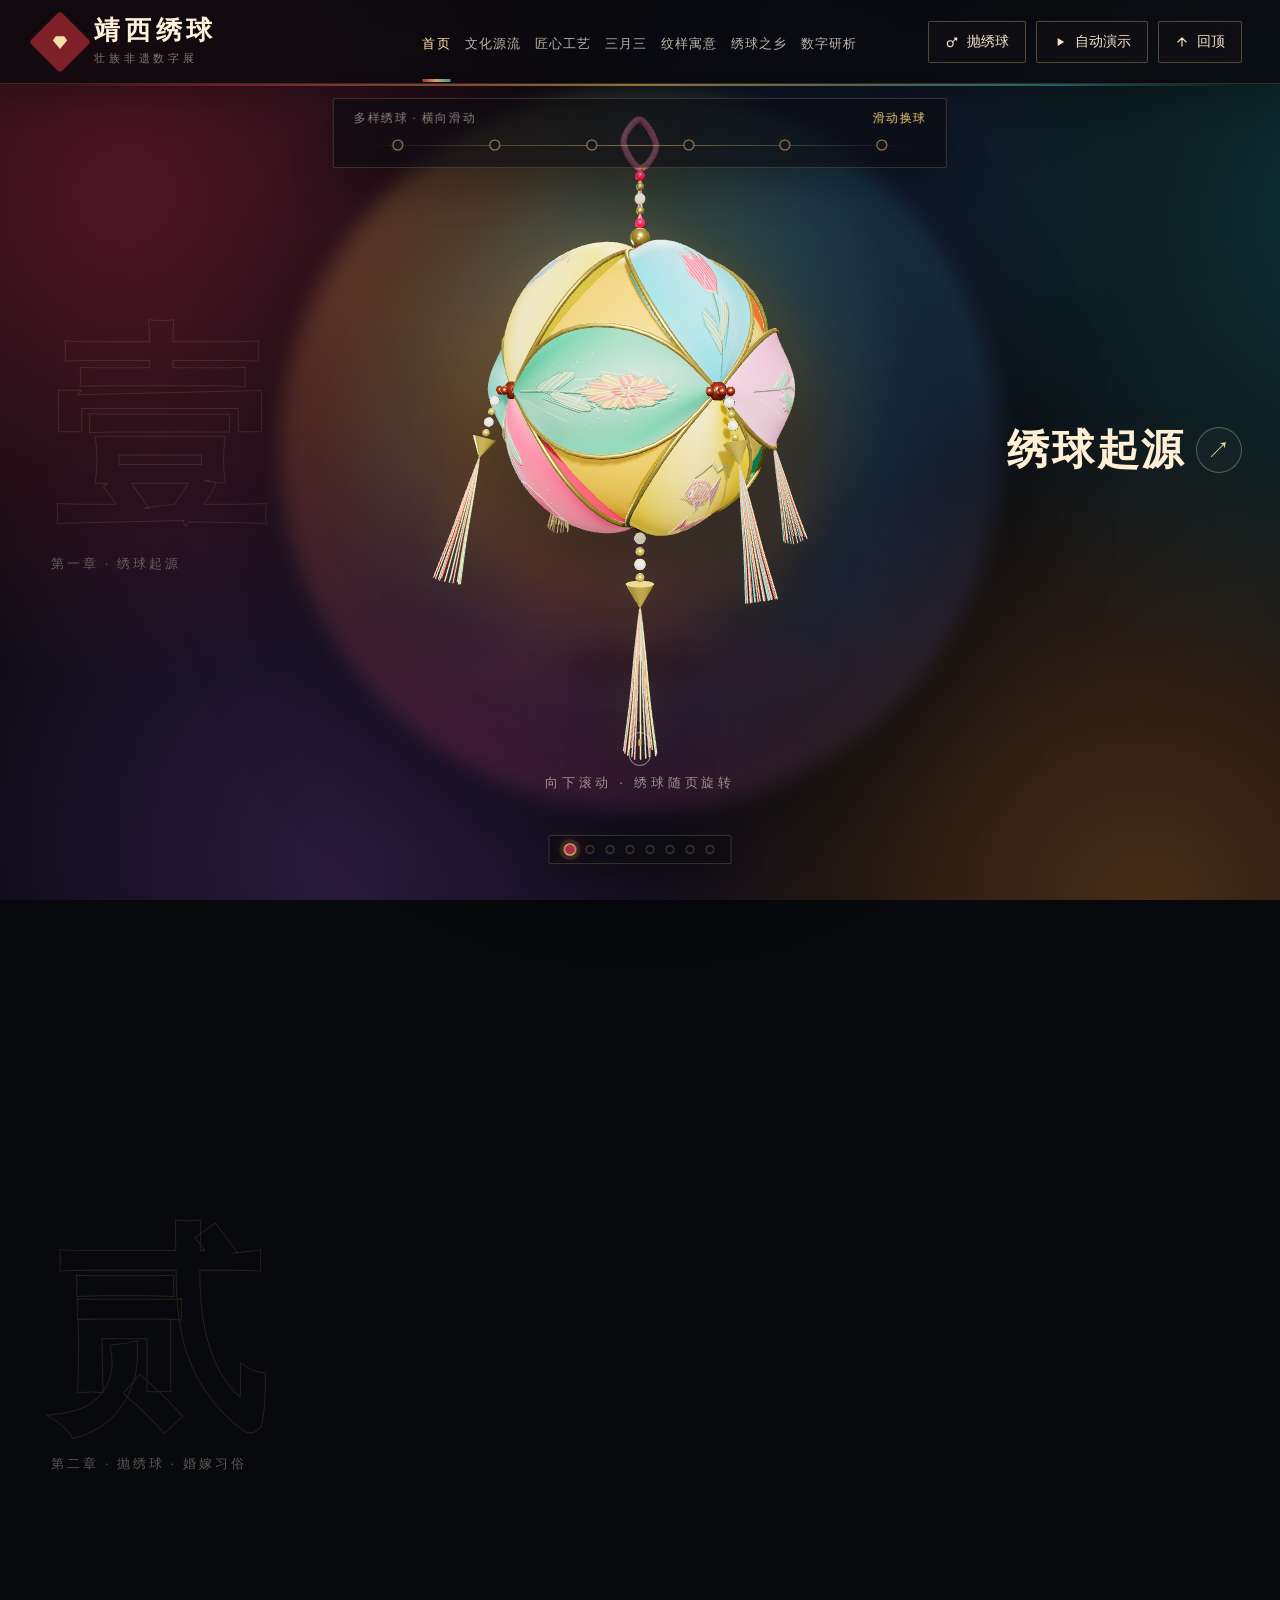
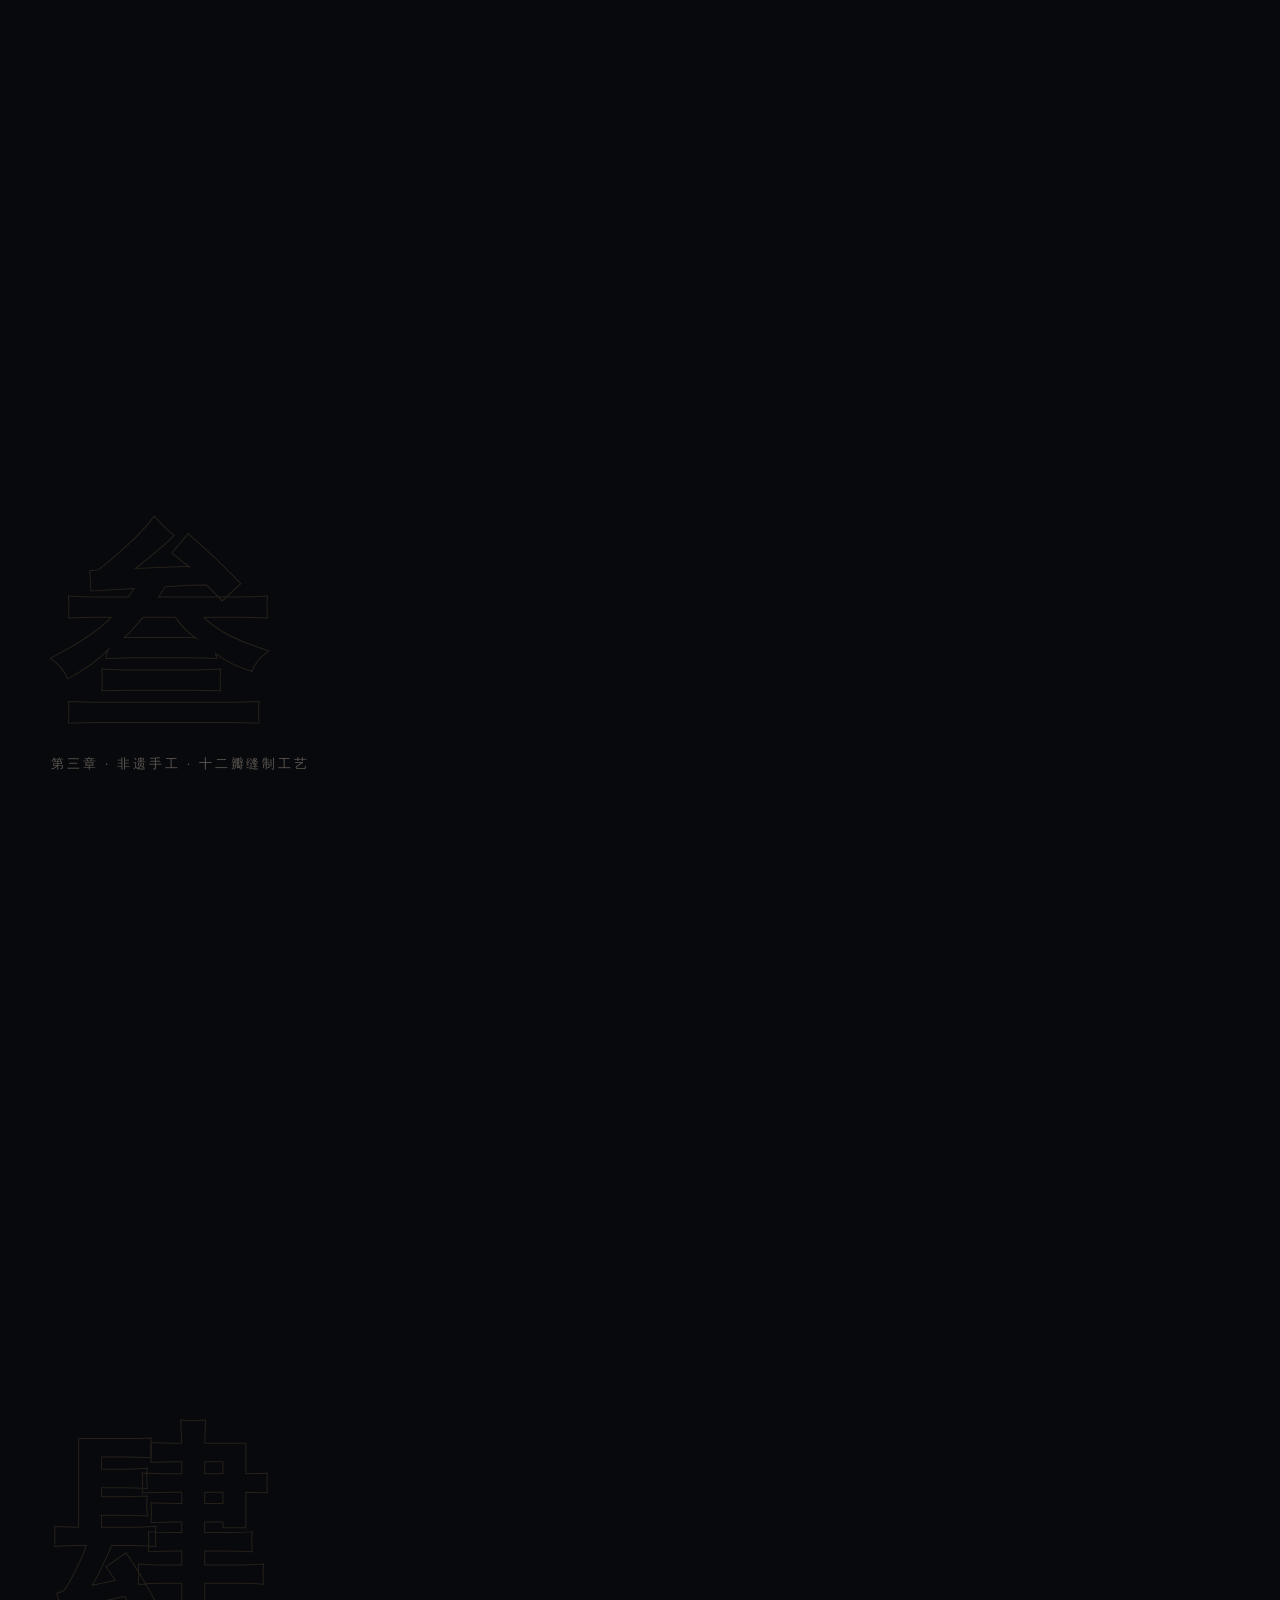
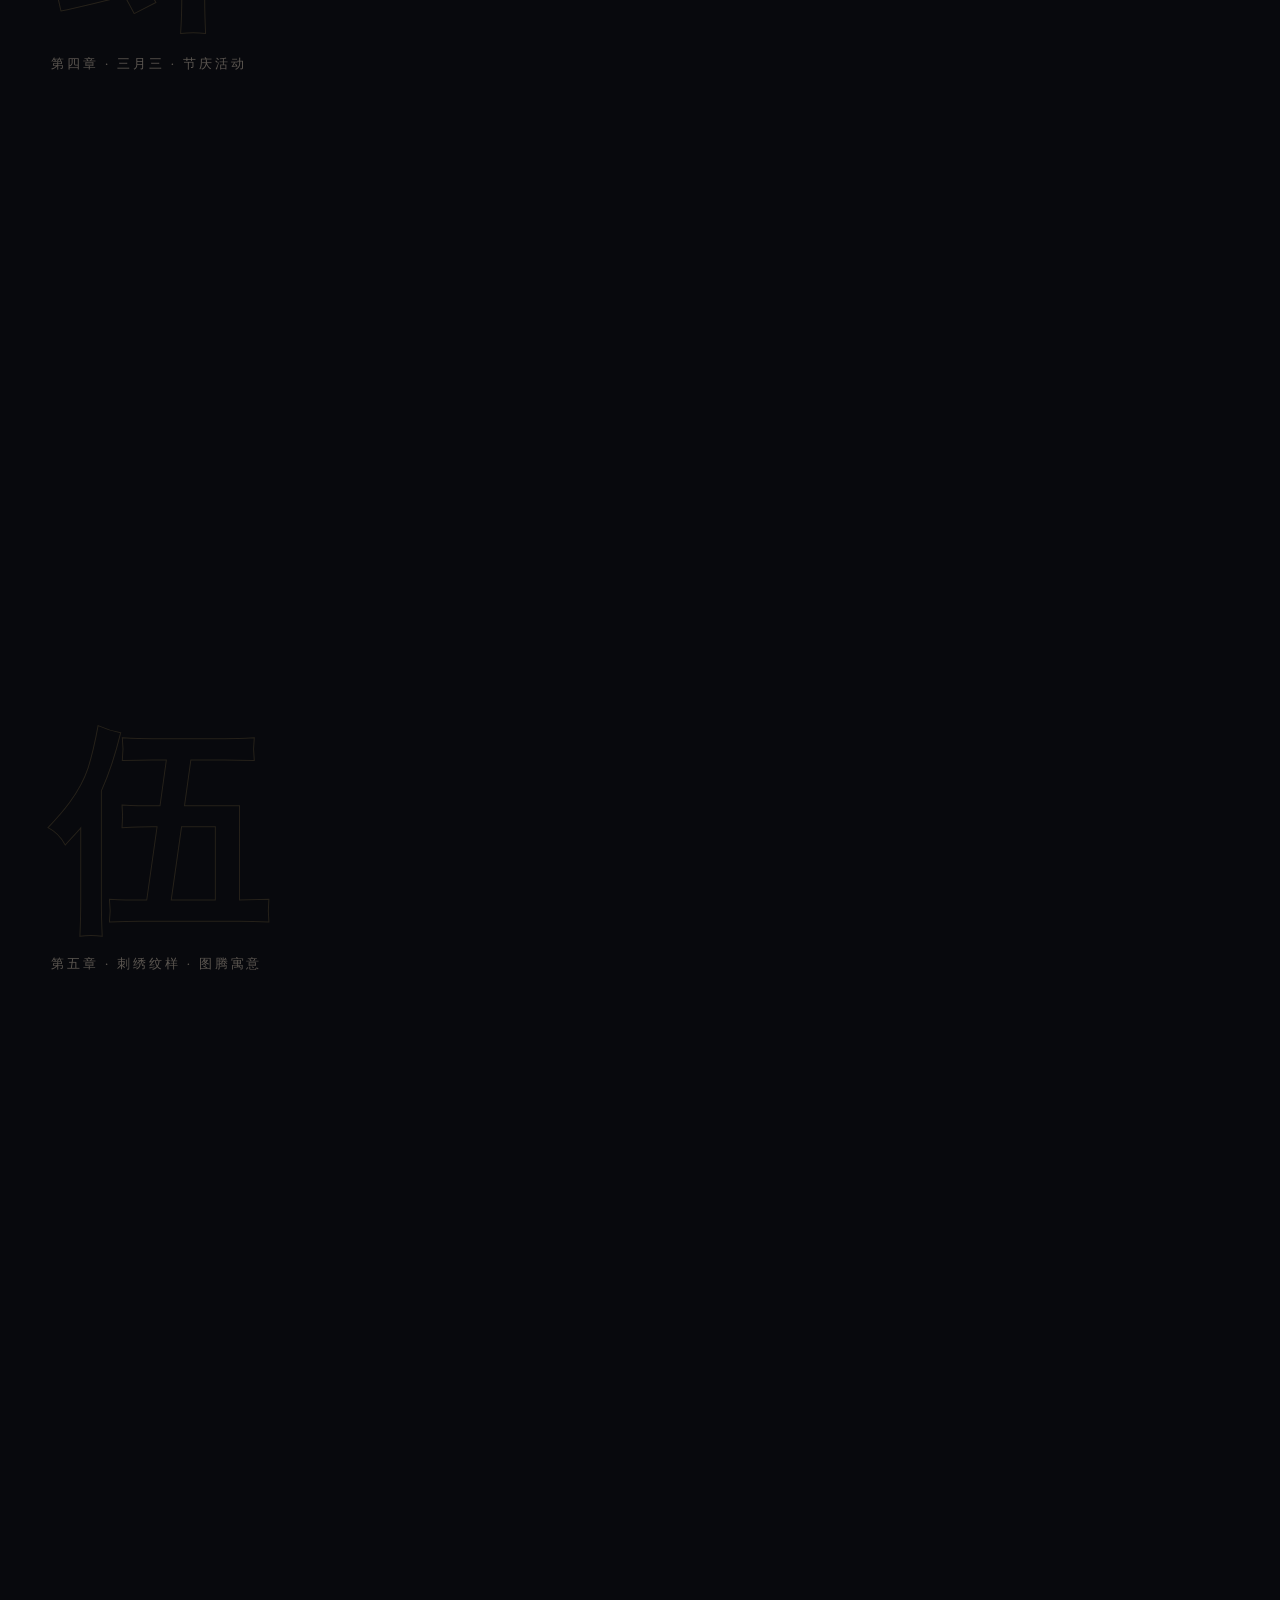
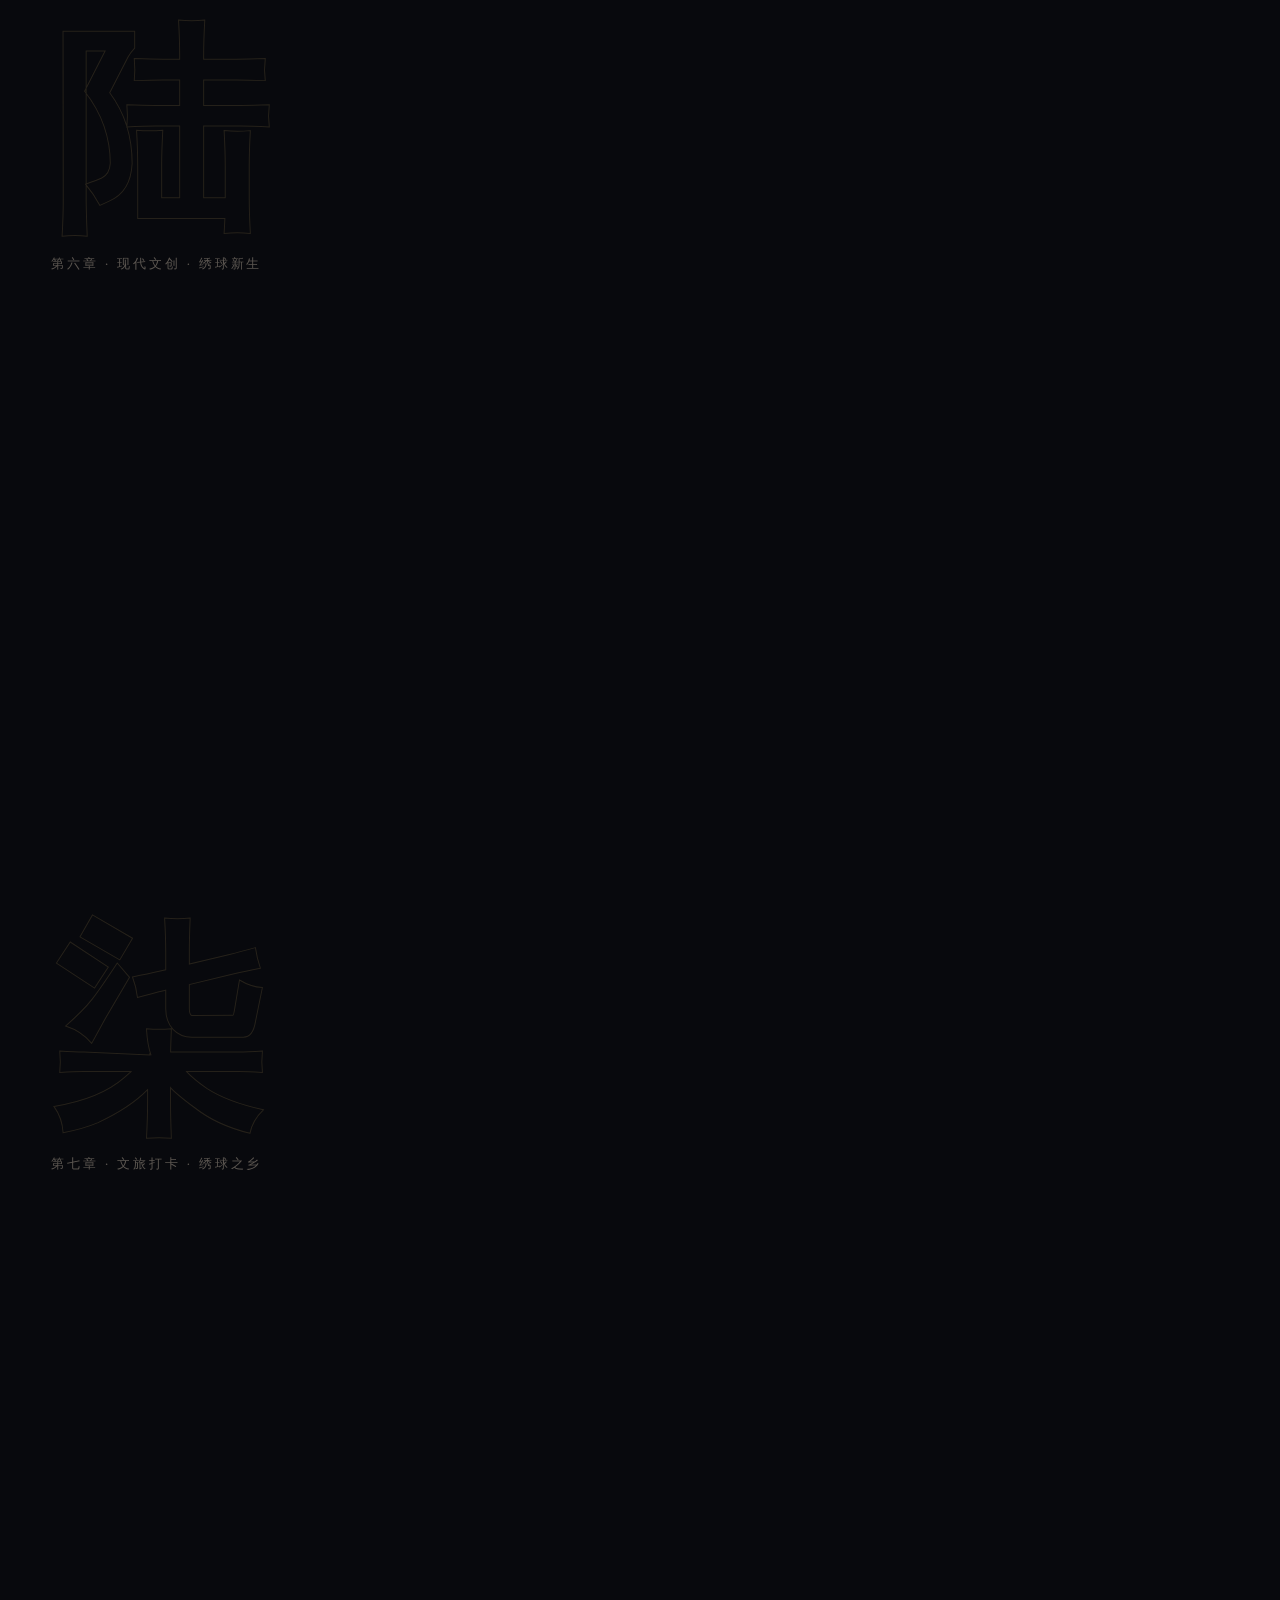
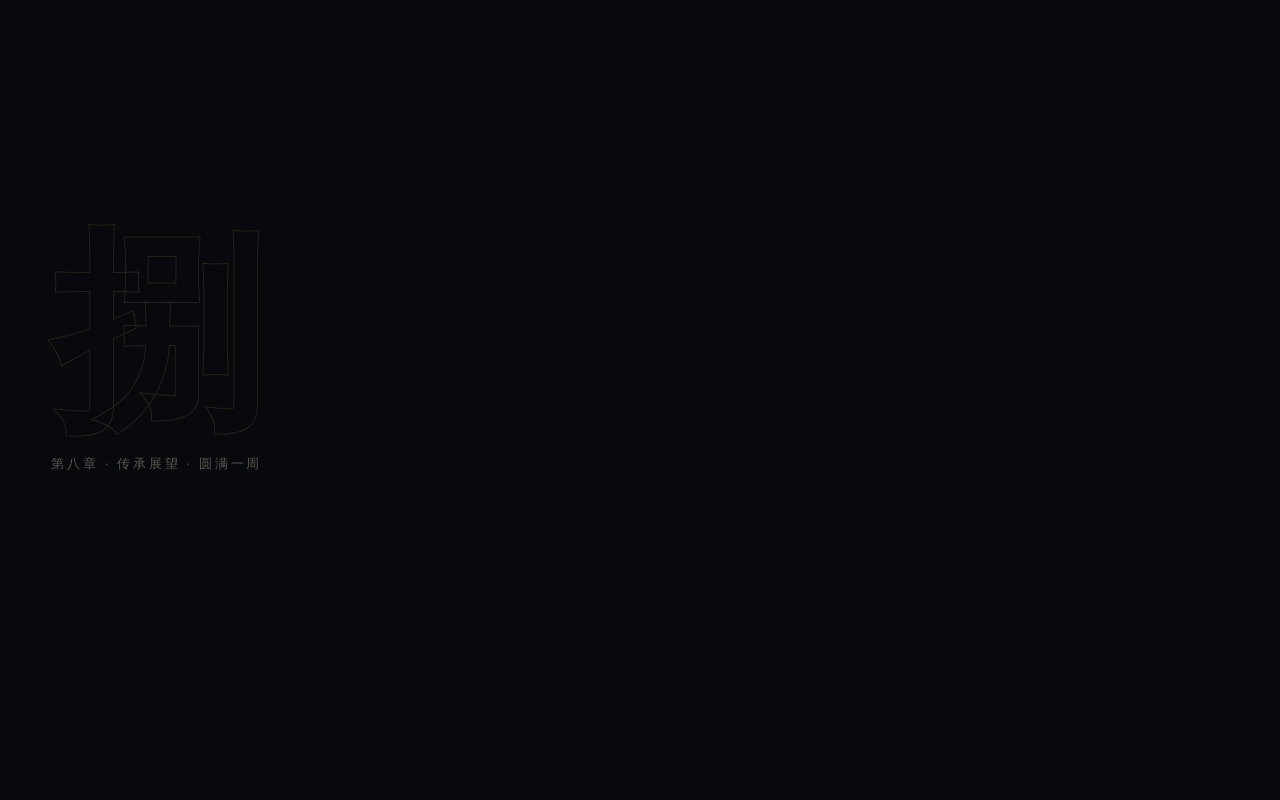
<file: index.html>
<!DOCTYPE html>
<html lang="zh-CN">
<head>
<meta charset="UTF-8">
<meta name="viewport" content="width=device-width, initial-scale=1.0">
<title>靖西壮族绣球 · 十二瓣文化长卷</title>
<meta name="description" content="以十二瓣立体绣球为视觉主体，滚动即旋转，讲述壮族绣球起源、婚嫁习俗、非遗工艺、三月三节庆、刺绣纹样、现代文创与文旅传承的文化长卷。">
<meta name="keywords" content="靖西绣球,壮族绣球,非物质文化遗产,三月三,壮族文化,十二瓣绣球">
<meta name="theme-color" content="#120a10">
<link rel="stylesheet" href="throw-game.css">
<style>
    :root{
        --rose:#D82880;
        --gold:#D4AF37;
        --red:#FF3A3A;
        --yellow:#FFD02F;
        --cyan:#00C2D1;
        --tassel:#C41E70;
        --blue:#00A8BB;
        --pearl:#FFF8F8;
    }
    *{margin:0;padding:0;box-sizing:border-box}
    html{scroll-behavior:auto}
    body{
        font-family:'Noto Serif SC','PingFang SC','Microsoft YaHei','STKaiti',serif;
        background:#120a10;
        color:#f3e9e6;
        overflow-x:hidden;
    }
    .font-calligraphy{font-family:'STKaiti','KaiTi','Kaiti SC','KaiTi_GB2312',serif}
    .ic{width:1em;height:1em;display:inline-block;vertical-align:-0.125em}
    .bg-pattern{position:absolute;top:0;right:0;bottom:0;left:0;width:100%;height:100%;opacity:.10}
    .brand-row{display:flex;align-items:center;gap:12px}
    .brand-badge{width:40px;height:40px;border-radius:9999px;display:flex;align-items:center;justify-content:center;font-size:18px;flex:none;box-shadow:0 8px 18px rgba(0,0,0,.45)}
    .brand-title{font-size:clamp(18px,1.6vw,24px);color:#fdeecb;letter-spacing:.08em}
    .brand-sub{font-size:11px;color:rgba(243,224,160,.5);letter-spacing:.3em;margin-top:2px}
    .mobile-title{font-size:18px;color:#fdeecb}
    @media (min-width:768px){.top-label{display:inline}}
    ::-webkit-scrollbar{width:6px}
    ::-webkit-scrollbar-track{background:#160b12}
    ::-webkit-scrollbar-thumb{background:rgba(212,175,55,.35);border-radius:4px}
    ::-webkit-scrollbar-thumb:hover{background:rgba(212,175,55,.7)}

    /* ---------- 背景 ---------- */
    #bg{position:fixed;top:0;right:0;bottom:0;left:0;z-index:0;pointer-events:none}
    #bg .vignette{
        position:absolute;top:0;right:0;bottom:0;left:0;
        background:
            radial-gradient(ellipse at 50% 40%, rgba(216,40,128,.14), transparent 58%),
            radial-gradient(ellipse at 50% 115%, rgba(0,168,187,.12), transparent 52%),
            linear-gradient(180deg,#190c14,#120a10 50%,#0d070c);
    }
    #bg .grain{
        position:absolute;top:0;right:0;bottom:0;left:0;opacity:.55;mix-blend-mode:overlay;
        background-image:repeating-linear-gradient(0deg, rgba(255,255,255,.02) 0 1px, transparent 1px 3px),
            repeating-linear-gradient(90deg, rgba(255,255,255,.018) 0 1px, transparent 1px 3px);
    }

    /* ---------- 长卷章节 ---------- */
    #sections{position:relative;z-index:10}
    .sec{position:relative;height:100vh;pointer-events:none}
    .sec .num{
        position:absolute;left:4vw;top:50%;transform:translateY(-50%);
        font-size:clamp(130px,24vh,280px);font-weight:700;line-height:1;
        color:transparent;-webkit-text-stroke:1px rgba(212,175,55,.16);
        font-family:'Ma Shan Zheng',cursive;user-select:none;
    }
    .sec .label{
        position:absolute;left:calc(4vw + 96px);top:50%;transform:translateY(-50%);
        writing-mode:vertical-rl;letter-spacing:.45em;color:rgba(243,233,230,.3);
        font-size:13px;text-transform:uppercase;user-select:none;
    }

    /* ---------- 3D 舞台 ---------- */
    #stage{
        position:fixed;top:0;right:0;bottom:0;left:0;z-index:20;display:flex;align-items:center;justify-content:center;
        pointer-events:none;
    }
    #modelCanvas{
        width:min(560px,74vmin);height:min(680px,90vmin);
        display:block;cursor:grab;touch-action:pan-y;pointer-events:auto;
        transition:width .7s cubic-bezier(.2,.8,.2,1),height .7s cubic-bezier(.2,.8,.2,1),filter .7s ease;
    }
    #modelCanvas.dragging{cursor:grabbing}
    #themeBlend{
        --ripple-a:#8f1228;--ripple-b:#08a9d4;
        position:absolute;left:50%;top:50%;z-index:4;pointer-events:none;
        width:min(560px,74vmin);height:min(560px,74vmin);transform:translate(-50%,-50%);
    }
    .theme-ripple{
        position:absolute;left:50%;top:50%;width:76%;aspect-ratio:1;border-radius:50%;
        transform:translate(-50%,-50%) scale(1);opacity:0;will-change:transform,opacity;
        border:2px solid var(--ripple-a);box-shadow:0 0 18px color-mix(in srgb,var(--ripple-a) 58%,transparent),inset 0 0 14px color-mix(in srgb,var(--ripple-a) 34%,transparent);
    }
    .theme-ripple.ripple-b{
        border-color:var(--ripple-b);box-shadow:0 0 18px color-mix(in srgb,var(--ripple-b) 58%,transparent),inset 0 0 14px color-mix(in srgb,var(--ripple-b) 34%,transparent);
    }
    #themeBlend.playing .ripple-a{animation:themeRippleOut 1.5s cubic-bezier(.72,0,.18,1) both}
    #themeBlend.playing .ripple-b{animation:themeRippleOut 1.28s .22s cubic-bezier(.72,0,.18,1) both}
    @keyframes themeRippleOut{
        0%{opacity:0;transform:translate(-50%,-50%) scale(1)}
        13%{opacity:.72}
        52%{opacity:.42}
        100%{opacity:0;transform:translate(-50%,-50%) scale(1.58)}
    }
    #glow{
        position:absolute;left:50%;top:50%;width:min(620px,82vmin);height:min(620px,82vmin);
        margin:calc(min(620px,82vmin) / -2) 0 0 calc(min(620px,82vmin) / -2);
        border-radius:50%;pointer-events:none;opacity:0;transition:opacity .6s ease;
        background:radial-gradient(circle, rgba(255,208,47,.38), rgba(216,40,128,.22) 45%, transparent 70%);
        filter:blur(10px);
    }

    /* ---------- 右侧文化卡片 ---------- */
    #panel{
        position:fixed;right:3vw;top:50%;transform:translateY(-50%);z-index:40;
        width:410px;max-width:38vw;height:470px;max-height:64vh;pointer-events:none;
    }
    .panel-card{
        position:absolute;top:0;right:0;bottom:0;left:0;border-radius:18px;
        background:rgba(28,14,24,.86);
        border:1px solid rgba(212,175,55,.38);
        box-shadow:0 18px 50px rgba(0,0,0,.55), inset 0 0 40px rgba(216,40,128,.05);
        padding:26px 28px;opacity:0;transform:translateX(34px);
        transition:none;
        display:flex;flex-direction:column;pointer-events:none;
    }
    body.anim .panel-card{transition:opacity .55s ease, transform .55s ease}
    .panel-card.on{opacity:1;transform:none;pointer-events:auto}
    .panel-card .chip{
        display:inline-flex;align-items:center;gap:8px;
        font-size:12px;letter-spacing:.2em;color:var(--yellow);
        border:1px solid rgba(255,208,47,.35);background:rgba(255,208,47,.08);
        padding:5px 12px;border-radius:999px;align-self:flex-start;
    }
    .panel-card h2{
        font-size:clamp(24px,2.2vw,30px);color:#ffe9c2;margin-top:14px;
        text-shadow:0 0 18px rgba(216,40,128,.35);
    }
    .panel-card .sub{font-size:12px;color:rgba(243,233,230,.5);margin-top:4px;letter-spacing:.12em}
    .panel-card .divider{height:1px;margin:16px 0;background:linear-gradient(90deg,var(--gold),transparent)}
    .panel-card .body{
        flex:1;overflow-y:auto;font-size:14.5px;line-height:1.95;color:rgba(243,233,230,.88);
        text-align:justify;padding-right:4px;
    }
    .panel-card .body::-webkit-scrollbar{width:3px}
    .panel-card .hint{
        margin-top:14px;font-size:12.5px;color:rgba(212,175,55,.8);
        display:flex;align-items:center;gap:8px;letter-spacing:.08em;
    }
    .panel-card .hint i{animation:bob 1.6s ease-in-out infinite}
    @keyframes bob{0%,100%{transform:translateY(0)}50%{transform:translateY(4px)}}

    /* ---------- 顶部与底部指示 ---------- */
    #header{
        position:fixed;top:0;left:0;right:0;z-index:50;
        display:flex;justify-content:space-between;align-items:center;
        padding:18px 3vw;pointer-events:none;
    }
    #header .brand{pointer-events:none}
    #header .actions{display:flex;gap:10px;pointer-events:auto}
    #petalNavigator{
        position:absolute;left:50%;top:13px;transform:translateX(-50%);z-index:2;
        width:min(430px,35vw);padding:8px 14px 10px;border-radius:16px;
        background:linear-gradient(180deg,rgba(79,12,39,.88),rgba(30,10,23,.78));
        border:1px solid rgba(255,196,49,.38);box-shadow:0 12px 30px rgba(0,0,0,.28),inset 0 1px rgba(255,255,255,.06);
        backdrop-filter:blur(14px);pointer-events:auto;transition:border-color .3s ease,box-shadow .3s ease;
    }
    #petalNavigator.interacting{border-color:rgba(255,208,47,.8);box-shadow:0 12px 34px rgba(0,0,0,.34),0 0 22px rgba(216,40,128,.2)}
    .petal-nav-meta{display:flex;align-items:center;justify-content:space-between;margin-bottom:7px;font-size:10px;letter-spacing:.18em;color:rgba(255,236,197,.58)}
    #petalNavLabel{font-weight:400;color:#ffd75a;letter-spacing:.12em}
    #petalTrack{position:relative;display:grid;grid-template-columns:repeat(6,1fr);gap:8px;cursor:ew-resize}
    #petalTrack::before{content:'';position:absolute;left:2%;right:2%;top:50%;height:1px;background:linear-gradient(90deg,transparent,rgba(255,208,47,.6),transparent);pointer-events:none}
    .petal-stop{
        position:relative;z-index:1;width:100%;height:14px;padding:0;border:0;background:transparent;cursor:ew-resize;
    }
    .petal-stop::before{
        content:'';position:absolute;left:50%;top:50%;width:7px;height:7px;border-radius:50%;
        transform:translate(-50%,-50%);background:#391423;border:1px solid rgba(255,208,47,.78);
        transition:transform .22s ease,background .22s ease,box-shadow .22s ease;
    }
    .petal-stop:hover::before,.petal-stop.on::before,.petal-stop:focus-visible::before{
        transform:translate(-50%,-50%) scale(1.55);background:var(--stop-color,var(--rose));box-shadow:0 0 0 3px rgba(255,208,47,.15),0 0 12px rgba(255,74,144,.9);
    }
    .petal-stop:focus-visible{outline:1px solid #ffd75a;outline-offset:2px;border-radius:6px}
    .btn-glass{
        display:inline-flex;align-items:center;gap:8px;cursor:pointer;
        background:rgba(22,12,19,.7);border:1px solid rgba(212,175,55,.35);
        color:#f0d9a8;border-radius:12px;padding:9px 14px;font-size:13px;
        transition:all .25s ease;
    }
    .btn-glass:hover{background:rgba(216,40,128,.22);border-color:var(--gold);color:#fff}
    a.btn-glass{text-decoration:none}

    #dots{
        position:fixed;left:50%;bottom:4vh;transform:translateX(-50%);z-index:40;
        display:flex;gap:11px;align-items:center;
        background:rgba(22,12,19,.55);padding:9px 16px;border-radius:999px;
        border:1px solid rgba(212,175,55,.18);
    }
    .dot{width:9px;height:9px;border-radius:50%;border:1px solid var(--gold);opacity:.45;transition:all .35s ease}
    .dot.on{background:var(--rose);opacity:1;transform:scale(1.4);box-shadow:0 0 10px rgba(216,40,128,.9)}
    #scrollHint{
        position:fixed;left:50%;bottom:12vh;transform:translateX(-50%);z-index:40;
        color:rgba(255,248,248,.75);font-size:13px;letter-spacing:.3em;text-align:center;
        opacity:0;transition:opacity .6s ease;pointer-events:none;
    }
    #scrollHint.show{opacity:1}
    #scrollHint .mouse{
        width:22px;height:34px;margin:0 auto 8px;border:1.5px solid rgba(255,248,248,.7);
        border-radius:12px;position:relative;
    }
    #scrollHint .mouse::after{
        content:'';position:absolute;left:50%;top:6px;width:3px;height:7px;border-radius:3px;
        background:var(--gold);transform:translateX(-50%);animation:wheel 1.6s ease-in-out infinite;
    }
    @keyframes wheel{0%{opacity:1;transform:translate(-50%,0)}100%{opacity:0;transform:translate(-50%,10px)}}

    #mobileBar{
        position:fixed;left:0;right:0;bottom:0;z-index:45;display:none;
        background:rgba(22,12,19,.9);border-top:1px solid rgba(212,175,55,.3);
        padding:14px 18px;text-align:center;
    }
    @media (max-width:1023px){
        #panel{display:none}
        #mobileBar{display:block}
    }
    @media (max-width:1180px){#petalNavigator{display:none}}
    @media (max-width:640px){
        #modelCanvas{width:84vmin;height:104vmin}
        #themeBlend{width:84vmin;height:84vmin}
        .sec .num{left:2vw}
        .sec .label{left:calc(2vw + 62px)}
    }

    /* ---------- 沉浸赏球模式 ---------- */
    #exitImmersion{
        position:fixed;right:3vw;top:3vh;z-index:90;opacity:0;pointer-events:none;
        transform:translateY(-10px);transition:opacity .35s ease,transform .35s ease;
    }
    #exitImmersion .btn-glass{background:rgba(12,7,13,.68);backdrop-filter:blur(12px)}
    #header,#panel,#dots,#scrollHint,#mobileBar,#sections,#burst{transition:opacity .42s ease}
    body.immersive{overflow:hidden}
    body.immersive #header,
    body.immersive #panel,
    body.immersive #dots,
    body.immersive #scrollHint,
    body.immersive #mobileBar,
    body.immersive #sections,
    body.immersive #burst{opacity:0!important;pointer-events:none!important}
    body.immersive #stage{z-index:70;pointer-events:auto}
    body.immersive #modelCanvas{width:min(840px,92vmin);height:min(840px,92vmin);filter:drop-shadow(0 30px 34px rgba(0,0,0,.46))}
    body.immersive #themeBlend{width:min(840px,92vmin);height:min(840px,92vmin)}
    body.immersive #glow{opacity:.82!important;transform:scale(1.38);transition:transform .7s ease}
    body.immersive #exitImmersion{opacity:1;pointer-events:auto;transform:none}
    @media (max-width:640px){
        #exitImmersion{right:18px;top:18px}
        #exitImmersion .btn-glass{padding:9px 12px}
    }

    /* ---------- 收尾全屏特效 ---------- */
    #burst{position:fixed;top:0;right:0;bottom:0;left:0;z-index:60;pointer-events:none;opacity:0;transition:none}
    body.anim #burst{transition:opacity .7s ease}
    #burst.show{opacity:1}
    .ring{
        position:absolute;left:50%;top:50%;width:78vmin;height:78vmin;
        margin:-39vmin 0 0 -39vmin;border-radius:50%;
        border:2px solid rgba(212,175,55,.75);
        box-shadow:0 0 30px rgba(212,175,55,.35), inset 0 0 40px rgba(216,40,128,.25);
        animation:ringPulse 2.6s ease-out infinite;
    }
    .ring.r2{animation-delay:.85s}.ring.r3{animation-delay:1.7s}
    @keyframes ringPulse{
        0%{transform:scale(.32);opacity:.95}
        100%{transform:scale(1.22);opacity:0}
    }
    #burst .burst-text{
        position:absolute;left:50%;top:52%;transform:translate(-50%,-50%);
        text-align:center;font-family:'Ma Shan Zheng',cursive;
        color:var(--yellow);text-shadow:0 0 24px rgba(255,208,47,.75),0 0 60px rgba(216,40,128,.6);
        font-size:clamp(34px,5vw,58px);letter-spacing:.18em;animation:burstIn 1.4s ease both;
    }
    #burst .burst-sub{
        position:absolute;left:50%;top:calc(52% + 58px);transform:translateX(-50%);
        font-size:14px;letter-spacing:.5em;color:rgba(243,233,230,.8);
        text-shadow:0 0 12px rgba(0,0,0,.6);animation:burstIn 1.4s .35s ease both;
    }
    @keyframes burstIn{0%{opacity:0;transform:translate(-50%,16px) scale(.9)}100%{opacity:1;transform:translate(-50%,0) scale(1)}}
    @keyframes burstInSub{0%{opacity:0;transform:translateX(-50%) translateY(12px)}100%{opacity:1;transform:translateX(-50%) translateY(0)}}
    #burst .burst-sub{animation:burstInSub 1.4s .35s ease both}
    .spark{
        position:absolute;width:5px;height:5px;border-radius:50%;background:var(--yellow);
        box-shadow:0 0 10px var(--yellow),0 0 22px var(--rose);
        animation:sparkFloat 3.2s ease-in-out infinite;
    }
    @keyframes sparkFloat{
        0%{transform:translate(0,0);opacity:0}
        15%{opacity:1}
        100%{transform:translate(var(--dx), var(--dy));opacity:0}
    }

    /* ========== 浅色数字博物馆视觉 ========== */
    :root{
        --museum-red:#7f1f28;
        --museum-red-dark:#54161c;
        --museum-ink:#312a27;
        --museum-muted:#7e746d;
        --museum-paper:#f3efe7;
        --museum-card:#fffdf8;
        --museum-line:#d8cdbd;
        --museum-gold:#ad8b46;
    }
    body{background:var(--museum-paper);color:var(--museum-ink)}
    ::-webkit-scrollbar-track{background:#eee8de}
    ::-webkit-scrollbar-thumb{background:rgba(127,31,40,.32)}
    ::-webkit-scrollbar-thumb:hover{background:rgba(127,31,40,.6)}
    #bg .vignette{
        background:
            radial-gradient(ellipse at 49% 43%,rgba(255,255,255,.98),rgba(255,253,248,.82) 34%,transparent 63%),
            radial-gradient(ellipse at 48% 112%,rgba(173,139,70,.09),transparent 52%),
            linear-gradient(180deg,#f8f5ee,#f1ece3 58%,#eae3d9);
    }
    #bg .grain{opacity:.22;mix-blend-mode:multiply;background-image:repeating-linear-gradient(0deg,rgba(88,65,51,.025) 0 1px,transparent 1px 4px)}
    .bg-pattern{opacity:.035}

    #header{
        height:84px;padding:0 3vw;background:rgba(255,253,248,.94);
        border-bottom:1px solid rgba(127,31,40,.14);box-shadow:0 8px 28px rgba(77,50,35,.07);
        backdrop-filter:blur(16px);
    }
    #header::after{content:'';position:absolute;left:0;right:0;bottom:-3px;height:2px;background:linear-gradient(90deg,transparent 3%,var(--museum-red) 18%,var(--museum-red) 82%,transparent 97%);opacity:.72}
    #header .brand-badge{
        width:44px;height:44px;border-radius:4px!important;background:var(--museum-red)!important;
        color:#f5dfaa!important;box-shadow:none;transform:rotate(45deg);
    }
    #header .brand-badge .ic{transform:rotate(-45deg);font-size:17px}
    .brand-title{font-size:26px;color:var(--museum-red-dark);letter-spacing:.18em;line-height:1.1}
    .brand-sub{font-size:11px;color:#94867c;letter-spacing:.34em;margin-top:6px}

    #museumNav{
        position:absolute;left:50%;top:0;height:84px;transform:translateX(-50%);
        display:flex;align-items:center;gap:clamp(15px,1.55vw,28px);pointer-events:auto;white-space:nowrap;
    }
    #museumNav a{
        position:relative;color:#51443e;text-decoration:none;font-size:15px;letter-spacing:.08em;
        padding:32px 0 29px;transition:color .25s ease;
    }
    #museumNav a::after{content:'';position:absolute;left:50%;right:50%;bottom:0;height:3px;background:var(--museum-red);transition:left .25s ease,right .25s ease}
    #museumNav a:hover,#museumNav a.on{color:var(--museum-red)}
    #museumNav a:hover::after,#museumNav a.on::after{left:0;right:0}

    #petalNavigator{
        position:fixed;top:98px;left:50%;width:min(640px,48vw);padding:11px 20px 13px;
        background:rgba(255,253,248,.9);border:1px solid rgba(127,31,40,.17);border-radius:2px;
        box-shadow:0 10px 28px rgba(83,56,40,.08);backdrop-filter:blur(12px);
    }
    #petalNavigator.interacting{border-color:rgba(127,31,40,.48);box-shadow:0 12px 30px rgba(83,56,40,.12)}
    .petal-nav-meta{color:#8e8178;margin-bottom:9px;font-size:12px;letter-spacing:.13em}
    #petalNavLabel{color:var(--museum-red);font-weight:500}
    #petalTrack::before{background:linear-gradient(90deg,transparent,rgba(127,31,40,.4),transparent)}
    .petal-stop{height:18px}
    .petal-stop::before{width:9px;height:9px;background:#fffaf1;border-color:rgba(127,31,40,.65)}
    .petal-stop:hover::before,.petal-stop.on::before,.petal-stop:focus-visible::before{box-shadow:0 0 0 3px rgba(127,31,40,.08),0 0 10px rgba(127,31,40,.28)}

    .btn-glass,#exitImmersion .btn-glass{
        background:#fffdf8;border:1px solid #cfc2b1;color:var(--museum-red-dark);
        border-radius:2px;box-shadow:none;backdrop-filter:none;font-size:14px;padding:11px 16px;
    }
    .btn-glass:hover{background:var(--museum-red);border-color:var(--museum-red);color:#fffaf2}

    .sec .num{-webkit-text-stroke:1px rgba(127,31,40,.12);color:transparent}
    .sec .label{color:rgba(78,57,48,.38)}
    #glow{background:radial-gradient(circle,rgba(255,255,255,.94),rgba(216,184,111,.18) 44%,transparent 72%);filter:blur(14px)}

    #panel{width:380px;max-width:32vw;height:448px;max-height:62vh}
    .panel-card{
        border-radius:3px;background:rgba(255,253,248,.96);border:1px solid var(--museum-line);
        box-shadow:0 22px 55px rgba(82,55,39,.11);padding:30px 32px;
    }
    .panel-card::before{content:'';position:absolute;left:10px;right:10px;top:10px;bottom:10px;border:1px solid rgba(127,31,40,.08);pointer-events:none}
    .panel-card .chip{color:var(--museum-red);border-color:rgba(127,31,40,.24);background:rgba(127,31,40,.04);border-radius:2px}
    .panel-card h2{color:var(--museum-red-dark);text-shadow:none;font-size:clamp(25px,2.2vw,31px)}
    .panel-card .sub{color:#94877e}
    .panel-card .divider{background:linear-gradient(90deg,var(--museum-red),rgba(127,31,40,.08),transparent)}
    .panel-card .body{color:#493e38;line-height:2;font-size:14px}
    .panel-card .hint{color:#936f36}

    #dots{background:rgba(255,253,248,.92);border-color:#d4c7b5;border-radius:2px;box-shadow:0 8px 24px rgba(80,52,36,.08)}
    .dot{border-color:var(--museum-red);opacity:.36}
    .dot.on{background:var(--museum-red);box-shadow:0 0 0 3px rgba(127,31,40,.1);opacity:1}
    #scrollHint{color:#675950}
    #scrollHint .mouse{border-color:#88796f}
    #scrollHint .mouse::after{background:var(--museum-red)}
    #mobileBar{background:rgba(255,253,248,.96);border-top-color:#d4c7b5;color:var(--museum-red-dark)}

    #burst .burst-text{color:var(--museum-red);text-shadow:0 0 30px rgba(255,255,255,.95);}
    #burst .burst-sub{color:#695b52;text-shadow:none}
    .ring{border-color:rgba(127,31,40,.38);box-shadow:0 0 30px rgba(127,31,40,.08),inset 0 0 40px rgba(173,139,70,.08)}
    .spark{background:var(--museum-red);box-shadow:0 0 10px rgba(127,31,40,.35)}

    @media (max-width:1280px){
        #museumNav{gap:14px}
        #museumNav a{font-size:13px}
    }
    @media (max-width:1180px){
        #museumNav{display:none}
        #petalNavigator{display:block;width:min(640px,64vw)}
    }
    @media (max-width:760px){
        #header{height:72px}
        #header .brand-badge{width:38px;height:38px}
        .brand-title{font-size:21px}
        .brand-sub{display:none}
        #petalNavigator{top:84px;width:90vw}
        #header .actions{gap:6px}
        .btn-glass{padding:8px 10px}
    }
    @media (max-width:640px){
        #header{padding:0 18px}
        #petalNavigator{display:none}
        #header .actions{display:none}
        #dots{display:none}
        .mobile-title{color:var(--museum-red-dark)}
    }

    /* ========== 主页 2.0：彩色光影与极简章节入口 ========== */
    #bg .vignette{
        background:
            radial-gradient(circle at 12% 22%,rgba(139,36,49,.16),transparent 28%),
            radial-gradient(circle at 88% 26%,rgba(36,125,128,.13),transparent 30%),
            radial-gradient(circle at 73% 84%,rgba(221,147,66,.15),transparent 32%),
            radial-gradient(circle at 26% 80%,rgba(117,77,139,.10),transparent 30%),
            radial-gradient(ellipse at 50% 43%,rgba(255,255,255,.98),rgba(255,252,243,.76) 37%,transparent 68%),
            linear-gradient(145deg,#f4e9df 0%,#f7f2e9 36%,#e9f0eb 69%,#f3e7dc 100%);
    }
    #bg .grain{opacity:.28}
    .bg-pattern{opacity:.052;filter:saturate(.8)}
    #stage{isolation:isolate}
    #stage::before{
        content:'';position:absolute;left:50%;top:50%;width:min(720px,88vmin);height:min(720px,88vmin);
        transform:translate(-50%,-50%);border-radius:50%;z-index:0;pointer-events:none;
        background:
            radial-gradient(circle at 39% 30%,rgba(255,255,255,.98),rgba(255,249,229,.72) 23%,transparent 49%),
            conic-gradient(from 215deg,rgba(136,38,49,.10),rgba(220,165,74,.16),rgba(43,128,127,.10),rgba(136,38,49,.10));
        filter:blur(8px);box-shadow:0 0 0 1px rgba(255,255,255,.5),0 34px 90px rgba(88,59,39,.12);
    }
    #stage::after{
        content:'';position:absolute;left:50%;top:70%;width:min(420px,52vmin);height:70px;
        transform:translateX(-50%);border-radius:50%;z-index:1;pointer-events:none;
        background:radial-gradient(ellipse,rgba(78,47,32,.2),rgba(127,31,40,.08) 38%,transparent 72%);filter:blur(14px);
    }
    #glow{z-index:1;background:radial-gradient(circle,rgba(255,255,255,.92),rgba(243,197,101,.26) 34%,rgba(58,143,138,.11) 54%,transparent 72%)}
    #modelCanvas{position:relative;z-index:3;filter:drop-shadow(0 26px 24px rgba(67,42,30,.2)) drop-shadow(0 4px 8px rgba(127,31,40,.12))}
    body.immersive #modelCanvas{filter:drop-shadow(0 34px 32px rgba(67,42,30,.26))}

    #panel{width:360px;max-width:30vw;height:250px;max-height:none}
    .panel-card{
        padding:0;border-radius:4px;overflow:hidden;
        background:linear-gradient(145deg,rgba(255,254,250,.97),rgba(251,246,237,.94));
        border:1px solid rgba(127,31,40,.2);box-shadow:0 28px 70px rgba(72,43,29,.15),0 4px 12px rgba(127,31,40,.06);
    }
    .panel-card::before{left:9px;right:9px;top:9px;bottom:9px;border-color:rgba(127,31,40,.1)}
    .chapter-link{
        position:relative;z-index:1;width:100%;height:100%;padding:34px;
        display:flex;align-items:center;justify-content:space-between;gap:24px;
        color:var(--museum-red-dark);text-decoration:none;
        background:
            radial-gradient(circle at 96% 8%,rgba(173,139,70,.16),transparent 38%),
            linear-gradient(135deg,transparent 52%,rgba(127,31,40,.035));
        transition:background .35s ease,color .35s ease;
    }
    .chapter-link::before{content:'';position:absolute;left:34px;top:29px;width:38px;height:2px;background:var(--museum-red);opacity:.75}
    .chapter-link h2{
        max-width:250px;margin:0!important;color:inherit!important;font-size:clamp(36px,3.3vw,48px)!important;
        line-height:1.24;letter-spacing:.06em;text-shadow:none!important;
    }
    .chapter-arrow{
        flex:none;width:46px;height:46px;border:1px solid rgba(127,31,40,.32);border-radius:50%;
        display:flex;align-items:center;justify-content:center;font-size:23px;transition:transform .35s ease,background .35s ease,color .35s ease;
    }
    .chapter-link:hover{color:#fffaf2;background:linear-gradient(135deg,var(--museum-red),#9d3c40)}
    .chapter-link:hover::before{background:#e7c984}
    .chapter-link:hover .chapter-arrow{transform:translate(4px,-4px);background:#fffaf2;color:var(--museum-red);border-color:#fffaf2}
    .chapter-link:focus-visible{outline:3px solid rgba(127,31,40,.25);outline-offset:-5px}

    @media (max-width:1180px){#panel{max-width:34vw}}

    /* ========== 暗色五彩展厅 ========== */
    body{background:#08090d;color:#f4eadf}
    #bg .vignette{
        background:
            radial-gradient(circle at 8% 18%,rgba(192,43,75,.38),transparent 30%),
            radial-gradient(circle at 92% 20%,rgba(24,139,142,.32),transparent 31%),
            radial-gradient(circle at 76% 86%,rgba(213,125,40,.3),transparent 34%),
            radial-gradient(circle at 22% 82%,rgba(104,57,151,.34),transparent 34%),
            radial-gradient(circle at 54% 18%,rgba(41,77,152,.25),transparent 27%),
            radial-gradient(ellipse at 50% 47%,rgba(28,24,31,.28),rgba(9,10,14,.76) 62%,rgba(5,6,9,.96) 100%),
            linear-gradient(145deg,#160b12,#080b10 50%,#110b13);
        background-size:118% 118%;animation:auroraDrift 16s ease-in-out infinite alternate;
    }
    @keyframes auroraDrift{
        0%{background-position:0% 0%,100% 0%,100% 100%,0% 100%,50% 0%,50% 50%,50% 50%}
        100%{background-position:5% 4%,95% 6%,93% 94%,7% 92%,58% 6%,50% 50%,50% 50%}
    }
    #bg .grain{opacity:.48;mix-blend-mode:overlay;background-image:repeating-linear-gradient(0deg,rgba(255,255,255,.025) 0 1px,transparent 1px 4px),repeating-linear-gradient(90deg,rgba(255,255,255,.014) 0 1px,transparent 1px 5px)}
    .bg-pattern{opacity:.075;filter:saturate(1.2)}
    #stage::before{
        background:
            radial-gradient(circle at 42% 34%,rgba(255,250,228,.27),rgba(226,176,82,.13) 24%,transparent 51%),
            conic-gradient(from 210deg,rgba(185,43,75,.2),rgba(225,157,62,.18),rgba(34,148,145,.18),rgba(72,80,164,.16),rgba(185,43,75,.2));
        box-shadow:0 0 0 1px rgba(255,255,255,.05),0 40px 110px rgba(0,0,0,.38);filter:blur(10px);
    }
    #stage::after{background:radial-gradient(ellipse,rgba(0,0,0,.48),rgba(138,41,57,.12) 42%,transparent 72%)}
    #glow{background:radial-gradient(circle,rgba(255,248,218,.34),rgba(231,171,66,.2) 34%,rgba(27,139,139,.13) 54%,transparent 73%)}
    #modelCanvas{filter:drop-shadow(0 32px 30px rgba(0,0,0,.46)) drop-shadow(0 0 18px rgba(243,190,88,.13))}

    #header{background:rgba(10,10,14,.78);border-bottom-color:rgba(229,194,124,.18);box-shadow:0 10px 34px rgba(0,0,0,.25)}
    #header::after{background:linear-gradient(90deg,transparent 3%,#8e2634 18%,#c79b4a 50%,#257f83 82%,transparent 97%);opacity:.72}
    .brand-title{color:#fff1da}.brand-sub{color:rgba(245,225,199,.5)}
    #museumNav a{color:rgba(244,232,217,.76)}
    #museumNav a:hover,#museumNav a.on{color:#ffe4aa}
    #museumNav a::after{background:linear-gradient(90deg,#a52f47,#d6a957,#3a9998)}
    .btn-glass,#exitImmersion .btn-glass{background:rgba(19,17,23,.72);border-color:rgba(229,194,124,.32);color:#f6e7ce;backdrop-filter:blur(12px)}
    .btn-glass:hover{background:rgba(127,31,40,.82);border-color:#d9b66b;color:#fff}
    #petalNavigator{background:rgba(12,12,17,.66);border-color:rgba(229,194,124,.2);box-shadow:0 16px 40px rgba(0,0,0,.27);backdrop-filter:blur(18px) saturate(1.15)}
    #petalNavigator.interacting{border-color:rgba(229,194,124,.5);box-shadow:0 16px 44px rgba(0,0,0,.34),0 0 28px rgba(40,134,135,.08)}
    .petal-nav-meta{color:rgba(244,231,212,.54)}#petalNavLabel{color:#f1cc7d}
    #petalTrack::before{background:linear-gradient(90deg,transparent,rgba(229,194,124,.5),transparent)}
    .petal-stop::before{background:#17131a;border-color:rgba(229,194,124,.72)}

    .sec .num{-webkit-text-stroke:1px rgba(242,199,119,.13)}
    .sec .label{color:rgba(247,230,205,.35)}
    #scrollHint{color:rgba(244,229,208,.58)}
    #scrollHint .mouse{border-color:rgba(244,229,208,.58)}
    #scrollHint .mouse::after{background:#d7ad61}
    #dots{background:rgba(12,12,17,.64);border-color:rgba(229,194,124,.2);box-shadow:0 12px 32px rgba(0,0,0,.28);backdrop-filter:blur(12px)}
    .dot{border-color:#d9b261}.dot.on{background:#a92e49;box-shadow:0 0 0 3px rgba(226,176,82,.14),0 0 12px rgba(180,44,76,.52)}
    #mobileBar{background:rgba(10,10,14,.92);border-top-color:rgba(229,194,124,.2)}
    .mobile-title{color:#f4dcae}

    .panel-card{
        background:
            radial-gradient(circle at 90% 18%,rgba(216,145,55,.1),transparent 42%),
            radial-gradient(circle at 8% 92%,rgba(35,137,139,.08),transparent 48%),
            linear-gradient(145deg,rgba(17,15,22,.38),rgba(11,14,19,.14));
        border-color:rgba(241,211,151,.035);
        box-shadow:0 30px 80px rgba(0,0,0,.23),inset 0 1px rgba(255,255,255,.025);
        backdrop-filter:blur(18px) saturate(1.14);
    }
    .panel-card::before{border-color:rgba(241,211,151,.025)}
    .chapter-link{
        color:#fff0d5;background:
            radial-gradient(circle at 96% 8%,rgba(227,164,67,.16),transparent 37%),
            radial-gradient(circle at 12% 92%,rgba(37,139,139,.13),transparent 42%),
            linear-gradient(135deg,rgba(150,39,61,.055),rgba(14,13,19,.06));
        text-shadow:0 6px 24px rgba(0,0,0,.32);
    }
    .chapter-link::before{background:linear-gradient(90deg,#c43e55,#dda74d,#3d9998)}
    .chapter-arrow{border-color:rgba(244,216,157,.34);color:#f1d395;background:rgba(255,255,255,.025)}
    .chapter-link:hover{color:#fff8e8;background:linear-gradient(135deg,rgba(136,33,53,.78),rgba(19,82,84,.62))}
    .chapter-link:hover::before{background:#f2cd7d}
    .chapter-link:hover .chapter-arrow{background:#f6e3b6;color:#6b2028;border-color:#f6e3b6}

    #burst .burst-text{color:#f1c86d;text-shadow:0 0 24px rgba(225,157,62,.42),0 0 70px rgba(164,37,68,.3)}
    #burst .burst-sub{color:rgba(245,229,207,.72)}
    .ring{border-color:rgba(225,173,78,.42);box-shadow:0 0 30px rgba(225,173,78,.15),inset 0 0 45px rgba(41,139,139,.11)}

    /* 章节信息直接融入展厅背景 */
    #panel{width:400px;max-width:32vw;height:210px}
    .panel-card{
        overflow:visible;padding:0;border:0;border-radius:0;
        background:none;box-shadow:none;backdrop-filter:none;
    }
    .panel-card::before{display:none}
    .chapter-link{
        justify-content:flex-end;gap:10px;padding:18px 0;background:none;
        text-shadow:0 7px 28px rgba(0,0,0,.46);
    }
    .chapter-link::before{display:none}
    .chapter-link h2{max-width:300px;text-align:right}
    .chapter-link h2 span{display:block}
    .chapter-link:hover{background:none;color:#fff8e8}
    .chapter-link:hover h2{text-shadow:0 0 28px rgba(229,176,91,.22)!important}
    .chapter-link:focus-visible{outline:1px solid rgba(242,205,125,.55);outline-offset:10px}

    /* 左侧章序：小字置于大字下方 */
    .section-mark{
        position:absolute;left:4vw;top:50%;transform:translateY(-50%);
        display:flex;flex-direction:column;align-items:flex-start;user-select:none;
    }
    .sec .num{
        position:relative;left:auto;top:auto;transform:none;
        font-size:clamp(130px,24vh,280px);
    }
    .sec .label{
        position:relative;left:auto;top:auto;transform:none;margin-top:12px;
        writing-mode:horizontal-tb;letter-spacing:.22em;font-size:13px;white-space:nowrap;
    }
    @media (max-width:640px){
        .section-mark{left:2vw}
        .sec .num{left:auto}
        .sec .label{left:auto;font-size:11px;letter-spacing:.12em}
    }
    @media(prefers-reduced-motion:reduce){#bg .vignette{animation:none}}
</style>
</head>
<body>

<!-- 底层：壮族织锦暗纹背景 -->
<div id="bg">
    <svg class="bg-pattern" aria-hidden="true">
        <defs>
            <pattern id="brocade" width="96" height="96" patternUnits="userSpaceOnUse">
                <rect width="96" height="96" fill="none"/>
                <path d="M48 6 L90 48 L48 90 L6 48 Z" fill="none" stroke="#D4AF37" stroke-width="1.2"/>
                <path d="M48 24 L72 48 L48 72 L24 48 Z" fill="none" stroke="#D82880" stroke-width="1"/>
                <circle cx="48" cy="48" r="3.5" fill="#00A8BB"/>
                <path d="M48 0 L54 10 L48 20 L42 10 Z" fill="#C41E70"/>
                <path d="M0 96 L6 86 L12 96 Z" fill="#FFD02F"/>
            </pattern>
        </defs>
        <rect width="100%" height="100%" fill="url(#brocade)"/>
    </svg>
    <div class="grain"></div>
    <div class="vignette"></div>
</div>

<!-- 长卷章节（由 JS 生成） -->
<main id="sections"></main>

<!-- 3D 绣球舞台 -->
<div id="stage">
    <div id="glow"></div>
    <canvas id="modelCanvas"></canvas>
    <div id="themeBlend" aria-hidden="true"><i class="theme-ripple ripple-a"></i><i class="theme-ripple ripple-b"></i></div>
</div>
<div id="exitImmersion"><button id="btnExitImmersion" class="btn-glass" aria-label="退出赏球模式"><svg class="ic" viewBox="0 0 24 24" fill="none" stroke="currentColor" stroke-width="2" stroke-linecap="round" stroke-linejoin="round" aria-hidden="true"><path d="M15 3h6v6M21 3l-7 7M9 21H3v-6M3 21l7-7"/></svg><span>退出赏球</span></button></div>

<!-- 右侧文化卡片 -->
<aside id="panel"></aside>

<!-- 移动端底部条 -->
<div id="mobileBar"><span id="mobileTitle" class="font-calligraphy mobile-title"></span></div>

<!-- 顶部 -->
<header id="header">
    <div class="brand brand-row">
        <div class="brand-badge" style="background:linear-gradient(135deg,#D4AF37,#aa7c11);color:#2b1a08">
            <svg class="ic" viewBox="0 0 24 24" fill="currentColor" aria-hidden="true"><path d="M6 3h12l4 6-10 12L2 9z"/></svg>
        </div>
        <div>
            <h1 class="font-calligraphy brand-title">靖西绣球</h1>
            <p class="brand-sub">壮族非遗数字展</p>
        </div>
    </div>
    <nav id="museumNav" aria-label="主导航">
        <a href="#sec=0" data-section="0">首页</a>
        <a href="#sec=1" data-section="1">文化源流</a>
        <a href="#sec=2" data-section="2">匠心工艺</a>
        <a href="#sec=3" data-section="3">三月三</a>
        <a href="#sec=4" data-section="4">纹样寓意</a>
        <a href="#sec=6" data-section="6">绣球之乡</a>
        <a href="3d-model.html">数字研析</a>
    </nav>
    <nav id="petalNavigator" aria-label="多样绣球导览">
        <div class="petal-nav-meta"><span>多样绣球 · 横向滑动</span><strong id="petalNavLabel">滑动换球</strong></div>
        <div id="petalTrack"></div>
    </nav>
    <div class="actions">
        <button id="btnGame" class="btn-glass" aria-label="打开抛绣球小游戏"><svg class="ic" viewBox="0 0 24 24" fill="none" stroke="currentColor" stroke-width="1.8" stroke-linecap="round" stroke-linejoin="round" aria-hidden="true"><circle cx="9" cy="15" r="5"/><path d="M13 12l7-7M16 5h4v4"/></svg><span>抛绣球</span></button>
        <button id="btnAuto" class="btn-glass"><svg class="ic" viewBox="0 0 24 24" fill="currentColor" aria-hidden="true"><path d="M8 5v14l11-7z"/></svg><span>自动演示</span></button>
        <button id="btnTop" class="btn-glass"><svg class="ic" viewBox="0 0 24 24" fill="none" stroke="currentColor" stroke-width="2" stroke-linecap="round" stroke-linejoin="round" aria-hidden="true"><path d="M12 19V5M5 12l7-7 7 7"/></svg><span class="top-label">回顶</span></button>
    </div>
</header>

<!-- 底部进度点 -->
<div id="dots"></div>

<!-- 滚动提示 -->
<div id="scrollHint">
    <div class="mouse"></div>
    向下滚动 · 绣球随页旋转
</div>

<!-- 收尾特效 -->
<div id="burst">
    <div class="ring"></div><div class="ring r2"></div><div class="ring r3"></div>
    <div class="spark" style="left:18%;top:22%;--dx:36px;--dy:52px"></div>
    <div class="spark" style="left:82%;top:18%;--dx:-42px;--dy:60px"></div>
    <div class="spark" style="left:12%;top:70%;--dx:48px;--dy:-44px"></div>
    <div class="spark" style="left:88%;top:66%;--dx:-40px;--dy:-50px"></div>
    <div class="spark" style="left:50%;top:12%;--dx:8px;--dy:46px"></div>
    <div class="spark" style="left:30%;top:86%;--dx:30px;--dy:-30px"></div>
    <div class="spark" style="left:70%;top:88%;--dx:-28px;--dy:-34px"></div>
    <div class="burst-text">圆满一周 · 传承不息</div>
    <div class="burst-sub">愿壮乡祝福，转给世界，也转给下一个千年</div>
</div>

<!-- 抛绣球小游戏 -->
<section id="xiuqiuGame" aria-hidden="true" aria-label="抛绣球小游戏">
    <div class="game-shell">
        <header class="game-topbar">
            <div class="game-brand">
                <span class="game-brand-mark">绣</span>
                <span><strong>抛绣球</strong><small>一球穿心 · 步步高分</small></span>
            </div>
            <div class="game-scoreboard" aria-live="polite">
                <span><small>本局</small><strong id="gameScore">0</strong></span>
                <i></i>
                <span><small>最佳</small><strong id="gameBest">0</strong></span>
            </div>
            <div class="game-actions">
                <button id="gameSound" type="button" aria-label="关闭音效" title="音效开关"><svg class="ic sound-on" viewBox="0 0 24 24" fill="none" stroke="currentColor" stroke-width="2" stroke-linecap="round" stroke-linejoin="round" aria-hidden="true"><path d="M11 5L6 9H3v6h3l5 4z"/><path d="M15 9a4 4 0 010 6M18 6a8 8 0 010 12"/></svg><svg class="ic sound-off" viewBox="0 0 24 24" fill="none" stroke="currentColor" stroke-width="2" stroke-linecap="round" stroke-linejoin="round" aria-hidden="true"><path d="M11 5L6 9H3v6h3l5 4zM16 9l5 6M21 9l-5 6"/></svg></button>
                <button id="gameReset" type="button" aria-label="重新开始">重来</button>
                <button id="gameClose" type="button" aria-label="关闭游戏">×</button>
            </div>
        </header>
        <canvas id="gameCanvas" tabindex="0" aria-label="游戏画面：按住蓄力，上下滑动调整角度，松手抛出绣球"></canvas>
        <div class="game-angle" aria-hidden="true"><span>角度</span><strong id="gameAngle">45°</strong></div>
        <div class="game-power" aria-hidden="true"><span id="gamePowerFill"></span><b>蓄力</b></div>
        <div id="gameCoach" class="game-coach">
            <span class="coach-hand">☝</span>
            <strong>按住旋转蓄力</strong>
            <small>上下滑动调角度 · 松手抛出</small>
        </div>
        <div id="gameMessage" class="game-message" aria-live="polite"></div>
        <div class="game-footer"><span>长按 / 空格</span><i></i><span>上下滑动 / ↑ ↓</span><i></i><span>松开投掷</span></div>
    </div>
</section>

<script src="lib/three.min.js"></script>
<script src="throw-game.js"></script>
<script>
/* ========== 数据：八瓣 × 八章 ========== */
const DATA = [
    {
        n:'壹', title:'绣球起源', sub:'壮族民俗诞生',
        icon:'star',
        body:'绣球，壮族古称“飞砣”，最早源于壮族先民狩猎与作战时的投掷器具，后随岁月流转，演变为青年男女传情达意的信物。宋代文献中已见“绣球”之名。在漫长的农耕时光里，姑娘们把对丰收、平安与美满的祈愿一针一线绣进彩球——抛向心仪之人，也抛向吉祥与春天。'
    },
    {
        n:'贰', title:'抛绣球 · 婚嫁习俗', sub:'一球定情',
        icon:'heart',
        body:'歌圩三月三，壮家姑娘手持彩绣球，于人群之中看定意中人，彩球抛出、后生接住、互赠信物，一段良缘便由此结下。绣球因此成为壮族婚恋文化中最浪漫的信物：五彩绣球抛如意，一抛定终身。在婚礼上，绣球更寓意团圆和美、情比金坚。'
    },
    {
        n:'叁', title:'非遗手工 · 十二瓣缝制工艺', sub:'金边不歪 · 珠串不松',
        icon:'craft',
        body:'一枚十二瓣绣球，要经裁布、贴瓣、刺绣、合缝、镶珠、缀穗六道大工序：十二片大红缎面各自绣上花鸟纹样，以金线锁边包缝，瓣与瓣交汇处缀白珍珠与金珠，底部垂挂渐变琉璃坠与长款玫红流苏，顶部束玫红缎吊绳。全程手工，讲究针脚细密、珠串匀称。壮族绣球制作技艺已被列入非物质文化遗产代表性项目名录。'
    },
    {
        n:'肆', title:'三月三 · 节庆活动', sub:'万人歌海 · 彩球起落',
        icon:'drum',
        body:'农历三月初三，是壮族最盛大的歌圩节。村村寨寨对山歌、抛绣球、跳竹竿舞、吃五色糯米饭，山水之间皆是歌声。绣球是歌圩上最亮眼的风景：万人歌海之中，彩球起落如花雨，是壮族人民最热烈的情感表达，也是春天里最盛大的狂欢。'
    },
    {
        n:'伍', title:'刺绣纹样 · 图腾寓意', sub:'穿在身上的史诗',
        icon:'feather',
        body:'绣球上常见的凤凰、火焰、云纹与缠枝纹，皆有深意：凤凰象征吉祥与和美，火焰寓意热情与生命，青蓝如江水，玫红似木棉，金线则映照太阳的光泽。每一种颜色、每一道纹样，都不是随意为之，而是壮族先民将对自然、祖先与生活的理解织进针脚，成为“穿在身上的史诗”。'
    },
    {
        n:'陆', title:'现代文创 · 绣球新生', sub:'老手艺 × 新设计',
        icon:'gift',
        body:'今天的绣球正走出博物馆：缩小成钥匙扣与胸针，化作城市伴手礼与文创盲盒，登上大型运动会与节庆舞台。老手艺遇上新设计，传统纹样借力新材料与新工艺，让年轻人把“非遗”戴在身上、带回家中，也让千年绣球有了新的呼吸。'
    },
    {
        n:'柒', title:'文旅打卡 · 绣球之乡', sub:'靖西旧州 · 绣球一条街',
        icon:'location',
        body:'广西靖西旧州古镇被誉为“绣球之乡”：家家户户门前挂绣球、摆绣架，鹅泉流水与青石老街之间，绣球作坊与非遗工坊吸引着八方来客。到旧州，看绣娘飞针走线，亲手挑选一枚彩球带走，是许多旅人心中最鲜活的壮乡记忆。'
    },
    {
        n:'捌', title:'传承展望 · 圆满一周', sub:'从村寨到数字屏幕',
        icon:'circle',
        body:'球转一周，四季圆满。从村寨歌圩到数字屏幕，绣球正在被更多人看见与传承：非遗进校园、青年设计师共创、3D 数字化展示……愿这一枚十二瓣彩球，把壮乡的祝福与匠心，转给世界，也转给下一个千年。'
    }
];

const ICONS = {
    star:'<path d="M12 2l2.9 6.3 6.9.8-5.1 4.7 1.4 6.8L12 17.2 5.9 20.6l1.4-6.8L2.2 9.1l6.9-.8z"/>',
    heart:'<path d="M12 21s-8-5.2-8-11a4.5 4.5 0 0 1 8-3 4.5 4.5 0 0 1 8 3c0 5.8-8 11-8 11z"/>',
    craft:'<path d="M12 2l2.2 7.8L22 12l-7.8 2.2L12 22l-2.2-7.8L2 12l7.8-2.2z"/>',
    drum:'<path d="M4 10a8 4 0 0 1 16 0v4a8 4 0 0 1-16 0z"/><path d="M12 14v7M8 21h8"/>',
    feather:'<path d="M20 4C14 4 9 7 6 14l-3 6 6-3c7-3 10-8 10-13z"/><path d="M11 13l3-3" fill="none" stroke="currentColor" stroke-width="1.5"/>',
    gift:'<path d="M4 11h16v9H4z"/><path d="M12 11v9"/><path d="M12 11c-3-3-8-2.5-7 .5 1 2 6 1 7-.5zM12 11c3-3 8-2.5 7 .5-1 2-6 1-7-.5z"/>',
    location:'<path d="M12 21s-7-6.4-7-11a7 7 0 0 1 14 0c0 4.6-7 11-7 11z"/><circle cx="12" cy="10" r="2.5"/>',
    circle:'<circle cx="12" cy="12" r="9" fill="none" stroke="currentColor" stroke-width="2"/><path d="M12 7v5l3 3" fill="none" stroke="currentColor" stroke-width="2" stroke-linecap="round" stroke-linejoin="round"/>'
};
const iconSvg = (name) => `<svg class="ic" viewBox="0 0 24 24" fill="currentColor" aria-hidden="true">${ICONS[name] || ''}</svg>`;

/* ========== 生成章节 / 十二瓣模型 / 卡片 / 进度点 ========== */
const NUM_CN = ['一','二','三','四','五','六','七','八'];

const sectionsEl = document.getElementById('sections');
DATA.forEach((d, i) => {
    const sec = document.createElement('section');
    sec.className = 'sec';
    sec.innerHTML = `<div class="section-mark"><div class="num">${d.n}</div><div class="label">第${NUM_CN[i]}章 · ${d.title}</div></div>`;
    sectionsEl.appendChild(sec);
});

/* ---------- 十二瓣绣球模型（移植自 绣球模型.html） ---------- */
const MODEL_R = 2.2;
const NODES = [
    new THREE.Vector3(0, MODEL_R, 0),
    new THREE.Vector3(0, -MODEL_R, 0),
    new THREE.Vector3(MODEL_R, 0, 0),
    new THREE.Vector3(-MODEL_R, 0, 0),
    new THREE.Vector3(0, 0, MODEL_R),
    new THREE.Vector3(0, 0, -MODEL_R)
];
const EDGES = [
    { a: 2, b: 4, type: 'equator' },
    { a: 4, b: 3, type: 'equator' },
    { a: 3, b: 5, type: 'equator' },
    { a: 5, b: 2, type: 'equator' },
    { a: 0, b: 2, type: 'top' },
    { a: 0, b: 4, type: 'top' },
    { a: 0, b: 3, type: 'top' },
    { a: 0, b: 5, type: 'top' },
    { a: 1, b: 2, type: 'bottom' },
    { a: 1, b: 4, type: 'bottom' },
    { a: 1, b: 3, type: 'bottom' },
    { a: 1, b: 5, type: 'bottom' }
];
const FILL_FACES = [
    [0, 4, 2], [0, 3, 4], [0, 5, 3], [0, 2, 5],
    [1, 2, 4], [1, 4, 3], [1, 3, 5], [1, 5, 2]
];
const MODEL_STATE = {
    silkColor: '#d82880',
    goldColor: '#ffd700',
    pattern: 'phoenix',
    extrudeDepth: 0.5,
    widthFactor: 0.84,
    puffFactor: 0.14,
    tasselConfig: 5
};
const PETAL_COLORS = ['#ed6fa6','#087c45','#078c6c','#eb78a8','#e54a24','#08a9d4','#efbf19','#cf286d','#119465','#c58d13','#e63b57','#ee84ae'];
const PETAL_MOTIFS = ['bird','flower','butterfly','peony','bird','orchid','flower','butterfly','peony','bird','orchid','flower'];
const PANEL_COLORS = ['#f6b62c','#e98521','#f4c43d','#e76c2e','#f3b331','#e58c22','#f6c94a','#df7428'];
const COLOR_THEMES = [
    { name:'壮锦盛彩', petals:PETAL_COLORS, panels:PANEL_COLORS, accent:'#ffc62f', node:'#8f1228', pearl:'#fff4dc', tassels:['#f2c72e','#d51d4e','#1c9d73'], ribbon:'#d92f4c' },
    { name:'青瓷月白', petals:['#55b9ad','#dcefe8','#76aebe','#f5f1e7','#6cc8bb','#b9dce2','#edf6ef','#4fa49d','#d8ece7','#8cc8c0','#f7f3e9','#67b3ab'], panels:['#d8eee5','#b9ddd5','#ecf5ed','#9fcfc6','#e5f1e8','#aad7cf','#f2f5ec','#c3e2dc'], accent:'#dce9e7', pearl:'#fbffff', tassels:['#f4f5ed','#b8d9d5','#6cb5ad'], ribbon:'#d9eee8' },
    { name:'靛蓝银辉', petals:['#274f91','#3f72ad','#173a75','#d9e3ee','#5a86ba','#244f86','#a9bfd8','#365f9c','#e8edf3','#1e427c','#7599c1','#cbd7e6'], panels:['#274b82','#587ba5','#dce5ee','#315d96','#91abc7','#1c3d72','#c9d6e4','#446d9e'], accent:'#d8e0ea', pearl:'#ffffff', tassels:['#eef2f6','#8da9c6','#345d92'], ribbon:'#e7ebf0' },
    { name:'绛紫流霞', petals:['#77426f','#a86491','#d9b5ca','#eee1e8','#66355f','#bf7ca5','#8d597f','#e2c5d5','#9a6289','#f1e7ec','#70416a','#c98bad'], panels:['#95627e','#d1a4bb','#ead7e1','#7d4c70','#bf8ea8','#f0e4e9','#a66f8c','#d9b9c9'], accent:'#e5d9df', pearl:'#fff9fc', tassels:['#f2e7ed','#c694ad','#875477'], ribbon:'#b37297' },
    { name:'珊瑚瑞雪', petals:['#dd5b56','#f08378','#f6b1aa','#fff2eb','#c94743','#e96d68','#f7d0c8','#d95955','#fff8f2','#ef9289','#c83d42','#f5bcb4'], panels:['#ef8673','#f5b3a2','#fff0e4','#d95d55','#f6c4b6','#e77367','#fff5eb','#e99583'], accent:'#ece5df', pearl:'#ffffff', tassels:['#fff5ef','#e77470','#d4d7db'], ribbon:'#e2605e' },
    { name:'香槟玉粉', petals:['#c8a27d','#ead9c6','#d8b79b','#f3e7df','#b99272','#e8c7bd','#f6eee7','#d6b69e','#e7d1c0','#f1ddd5','#c4a184','#eadbd0'], panels:['#d9b993','#f0dfc8','#c9a57f','#ead2b5','#f6e8d4','#d3b18b','#e6cbaa','#f4e1cc'], accent:'#e8d7bd', pearl:'#fffdf8', tassels:['#f7eee5','#dbc5b3','#c9aa8e'], ribbon:'#e6c8c2' }
];
function makeVividColor(color, saturationScale = 1.26) {
    const result = new THREE.Color(color);
    const hsl = {};
    result.getHSL(hsl);
    result.setHSL(
        hsl.h,
        Math.min(1, hsl.s * saturationScale + .035),
        Math.min(.82, hsl.l * 1.035 + .008)
    );
    return result;
}

COLOR_THEMES.forEach((theme) => {
    theme.colors = {
        petals: theme.petals.map((color) => makeVividColor(color, 1.34)),
        petalSides: theme.petals.map((color) => makeVividColor(color, 1.18).multiplyScalar(.66)),
        panels: theme.panels.map((color) => makeVividColor(color, 1.3)),
        accent: makeVividColor(theme.accent, 1.22),
        node: makeVividColor(theme.node || theme.accent, 1.25),
        pearl: makeVividColor(theme.pearl, 1.08),
        tassels: theme.tassels.map((color) => makeVividColor(color, 1.32)),
        ribbon: makeVividColor(theme.ribbon, 1.32)
    };
});
let scene, camera, renderer;
let ballGroup, fillPanelsGroup, petalsGroup, tasselsGroup, pearlsGroup, ribbonGroup;
let petalMaterials = [], petalSideMaterials = [], panelMaterials = [], goldMaterials = [], beadMaterials = [], tasselMaterials = [], ribbonMaterials = [], proceduralTexture, petalDirs = [];
let tasselDynamics = [];
let topLoopMesh = null;

function adjustColorBrightness(hex, percent) {
    let num = parseInt(hex.replace('#', ''), 16);
    let amt = Math.round(2.55 * percent);
    let R = (num >> 16) + amt, G = (num >> 8 & 0x00FF) + amt, B = (num & 0x0000FF) + amt;
    R = Math.min(255, Math.max(0, R));
    G = Math.min(255, Math.max(0, G));
    B = Math.min(255, Math.max(0, B));
    return '#' + (0x1000000 + (R << 16) + (G << 8) + B).toString(16).slice(1);
}

function generateEmbroideryTexture(silkColor, motif = 'flower') {
    const canvas = document.createElement('canvas');
    canvas.width = 768; canvas.height = 768;
    const ctx = canvas.getContext('2d');
    const silk = ctx.createLinearGradient(0, 0, 768, 768);
    silk.addColorStop(0, '#ffffff');
    silk.addColorStop(.34, '#f4eee8');
    silk.addColorStop(.7, '#cdbfb5');
    silk.addColorStop(1, '#f8f3ed');
    ctx.fillStyle = silk;
    ctx.fillRect(0, 0, 768, 768);
    ctx.strokeStyle = 'rgba(255, 255, 255, 0.11)';
    ctx.lineWidth = 1;
    for (let i = -768; i < 1536; i += 5) {
        ctx.beginPath(); ctx.moveTo(i, 0); ctx.lineTo(i - 300, 768); ctx.stroke();
    }
    ctx.save();
    ctx.translate(384, 384);
    const drawCurve = (strokeColor, lineWidth, pathPoints) => {
        ctx.strokeStyle = strokeColor;
        ctx.lineWidth = lineWidth;
        ctx.lineCap = 'round';
        ctx.lineJoin = 'round';
        ctx.beginPath();
        pathPoints.forEach((pt, idx) => {
            if (idx === 0) ctx.moveTo(pt[0], pt[1]);
            else ctx.lineTo(pt[0], pt[1]);
        });
        ctx.stroke();
    };
    const petal = (x, y, rx, ry, color, turn) => {
        ctx.save(); ctx.translate(x, y); ctx.rotate(turn);
        ctx.fillStyle = color; ctx.beginPath(); ctx.ellipse(0, 0, rx, ry, 0, 0, Math.PI * 2); ctx.fill();
        ctx.strokeStyle = '#f9d66a'; ctx.lineWidth = 3; ctx.stroke(); ctx.restore();
    };
    const stem = () => {
        drawCurve('#63b55f', 11, [[-12,180],[-18,78],[16,-54],[5,-176]]);
        drawCurve('#d8f09f', 2, [[-9,170],[-12,72],[20,-50],[8,-168]]);
        drawCurve('#63b55f', 8, [[-8,54],[-103,18],[-130,-25]]);
        drawCurve('#63b55f', 8, [[2,-12],[105,-54],[130,-106]]);
    };
    stem();
    if (motif === 'bird') {
        ctx.fillStyle = '#1f89bd'; ctx.beginPath(); ctx.ellipse(-16,-20,72,35,-.26,0,Math.PI*2); ctx.fill();
        ctx.fillStyle = '#f3d13c'; ctx.beginPath(); ctx.ellipse(-42,-19,31,22,-.45,0,Math.PI*2); ctx.fill();
        ctx.fillStyle = '#ec4943'; ctx.beginPath(); ctx.ellipse(34,-31,26,20,.1,0,Math.PI*2); ctx.fill();
        ctx.fillStyle = '#fff6dc'; ctx.beginPath(); ctx.ellipse(65,-33,14,12,0,0,Math.PI*2); ctx.fill();
        ctx.fillStyle = '#261414'; ctx.beginPath(); ctx.arc(69,-35,3,0,Math.PI*2); ctx.fill();
        drawCurve('#f3d13c',8,[[52,-31],[96,-44],[116,-34]]);
        drawCurve('#e83d54',9,[[-72,-20],[-125,-74],[-144,-66]]);
    } else if (motif === 'butterfly') {
        ['#ffd343','#f26c98','#75c8db','#f9bb42'].forEach((c,i)=>petal((i<2?-28:28),(i%2?-32:32),34,55,c,(i%2?-.65:.65)*(i<2?1:-1)));
        ctx.fillStyle='#40243d';ctx.fillRect(-5,-55,10,118);drawCurve('#40243d',4,[[0,-53],[-22,-80],[-34,-90]]);drawCurve('#40243d',4,[[0,-53],[22,-80],[34,-90]]);
    } else {
        const colors = motif === 'peony' ? ['#f9c0d0','#ee527b','#ffd543','#d83255','#f8e4a0'] : motif === 'orchid' ? ['#f5f5ff','#67b9e8','#cbd5ff','#ffffff','#f4cf45'] : ['#f4a1be','#f5d05a','#ef5a66','#8dd3a3','#fff1bb'];
        for(let i=0;i<5;i++) petal(Math.cos(i*Math.PI*2/5)*44,Math.sin(i*Math.PI*2/5)*44,36,80,colors[i],i*Math.PI*2/5);
        ctx.fillStyle='#f3c73c';ctx.beginPath();ctx.arc(0,0,25,0,Math.PI*2);ctx.fill();
        for(let i=0;i<14;i++){ctx.fillStyle=i%2?'#a73a36':'#fff2a5';ctx.beginPath();ctx.arc(Math.cos(i*.45)*i*1.7,Math.sin(i*.45)*i*1.7,4,0,Math.PI*2);ctx.fill();}
    }
    ctx.restore();
    const texture = new THREE.CanvasTexture(canvas);
    texture.wrapS = THREE.ClampToEdgeWrapping;
    texture.wrapT = THREE.ClampToEdgeWrapping;
    texture.anisotropy = renderer ? renderer.capabilities.getMaxAnisotropy() : 1;
    return texture;
}

const REFERENCE_MOTIFS = ['flower','chrysanthemum','bird','orchid','peony','tulip','bird','flower','orchid','fish','tulip','crane'];

function generateReferenceEmbroideryTexture(motif = 'flower', variant = 0, baseColor = '#d34a62') {
    const size = 512;
    const colorCanvas = document.createElement('canvas');
    const bumpCanvas = document.createElement('canvas');
    colorCanvas.width = colorCanvas.height = size;
    bumpCanvas.width = bumpCanvas.height = size;
    const ctx = colorCanvas.getContext('2d');
    const bump = bumpCanvas.getContext('2d');

    // 预览款把缎面底色直接烘焙进贴图，避免材质颜色与彩色绣线相乘后失真。
    ctx.fillStyle = baseColor;
    ctx.fillRect(0,0,size,size);
    const satin = ctx.createLinearGradient(0,0,size,size);
    satin.addColorStop(0,'rgba(255,255,255,.34)');
    satin.addColorStop(.24,'rgba(255,255,255,.06)');
    satin.addColorStop(.5,'rgba(255,255,255,.24)');
    satin.addColorStop(.76,'rgba(40,8,20,.12)');
    satin.addColorStop(1,'rgba(255,255,255,.18)');
    ctx.fillStyle = satin;
    ctx.fillRect(0,0,size,size);
    bump.fillStyle = '#777';
    bump.fillRect(0,0,size,size);

    // 细密的经纬丝线，让底布在光照下出现真实的缎面方向性。
    for(let i=-size;i<size*2;i+=5){
        ctx.strokeStyle = i%15===0 ? 'rgba(255,255,255,.2)' : 'rgba(77,42,31,.055)';
        ctx.lineWidth = i%15===0 ? 1.2 : .7;
        ctx.beginPath();ctx.moveTo(i,0);ctx.lineTo(i-size*.42,size);ctx.stroke();
        bump.strokeStyle = i%15===0 ? '#858585' : '#727272';
        bump.lineWidth = 1;
        bump.beginPath();bump.moveTo(i,0);bump.lineTo(i-size*.42,size);bump.stroke();
    }
    for(let y=0;y<size;y+=7){
        ctx.strokeStyle='rgba(255,255,255,.045)';ctx.beginPath();ctx.moveTo(0,y);ctx.lineTo(size,y+18);ctx.stroke();
    }

    ctx.save(); bump.save();
    ctx.translate(size/2,size/2); bump.translate(size/2,size/2);
    ctx.rotate(-Math.PI/2); bump.rotate(-Math.PI/2);
    const textureScale = size / 768;
    ctx.scale(1.22 * textureScale,1.22 * textureScale);
    bump.scale(1.22 * textureScale,1.22 * textureScale);

    const threadStroke = (points,color,width=12) => {
        const path = new Path2D();
        points.forEach((point,index)=>index ? path.lineTo(point[0],point[1]) : path.moveTo(point[0],point[1]));
        ctx.lineCap='round';ctx.lineJoin='round';
        ctx.strokeStyle='rgba(55,20,20,.3)';ctx.lineWidth=width+5;ctx.stroke(path);
        ctx.strokeStyle=color;ctx.lineWidth=width;ctx.stroke(path);
        ctx.setLineDash([4,5]);ctx.lineDashOffset=variant%4;
        ctx.strokeStyle='rgba(255,255,255,.58)';ctx.lineWidth=Math.max(2.5,width*.2);ctx.stroke(path);
        ctx.setLineDash([]);
        bump.lineCap='round';bump.lineJoin='round';bump.strokeStyle='#e8e8e8';bump.lineWidth=width+3;bump.stroke(path);
        bump.setLineDash([4,5]);bump.strokeStyle='#fff';bump.lineWidth=Math.max(3,width*.28);bump.stroke(path);bump.setLineDash([]);
    };

    const threadedEllipse = (x,y,rx,ry,rotation,color) => {
        ctx.save();ctx.translate(x,y);ctx.rotate(rotation);
        ctx.shadowColor='rgba(55,16,20,.3)';ctx.shadowBlur=5;ctx.shadowOffsetY=3;
        ctx.fillStyle=color;ctx.beginPath();ctx.ellipse(0,0,rx,ry,0,0,Math.PI*2);ctx.fill();ctx.shadowColor='transparent';
        ctx.save();ctx.beginPath();ctx.ellipse(0,0,rx,ry,0,0,Math.PI*2);ctx.clip();
        for(let xx=-rx-ry;xx<rx+ry;xx+=7){
            ctx.strokeStyle=((xx+rx+ry)/7)%2<1?'rgba(255,255,255,.62)':'rgba(70,20,30,.24)';ctx.lineWidth=3.2;
            ctx.beginPath();ctx.moveTo(xx,-ry*1.2);ctx.lineTo(xx+ry*.55,ry*1.2);ctx.stroke();
        }
        ctx.restore();ctx.strokeStyle='rgba(255,230,142,.72)';ctx.lineWidth=3;ctx.stroke();ctx.restore();
        bump.save();bump.translate(x,y);bump.rotate(rotation);bump.fillStyle='#e7e7e7';bump.beginPath();bump.ellipse(0,0,rx,ry,0,0,Math.PI*2);bump.fill();
        for(let xx=-rx;xx<rx;xx+=8){bump.strokeStyle='#fff';bump.lineWidth=3.5;bump.beginPath();bump.moveTo(xx,-ry*.85);bump.lineTo(xx+ry*.35,ry*.85);bump.stroke();}
        bump.restore();
    };

    const threadedPolygon = (points,color) => {
        const path = new Path2D();
        points.forEach((point,index)=>index?path.lineTo(point[0],point[1]):path.moveTo(point[0],point[1]));path.closePath();
        ctx.save();ctx.shadowColor='rgba(50,15,20,.3)';ctx.shadowBlur=5;ctx.shadowOffsetY=3;ctx.fillStyle=color;ctx.fill(path);ctx.shadowColor='transparent';
        ctx.save();ctx.clip(path);for(let x=-250;x<250;x+=8){ctx.strokeStyle=((x+250)/8)%2<1?'rgba(255,255,255,.58)':'rgba(60,18,25,.22)';ctx.lineWidth=3;ctx.beginPath();ctx.moveTo(x,-230);ctx.lineTo(x+170,230);ctx.stroke();}ctx.restore();
        ctx.strokeStyle='rgba(255,229,143,.75)';ctx.lineWidth=3;ctx.stroke(path);ctx.restore();
        bump.fillStyle='#e5e5e5';bump.fill(path);bump.strokeStyle='#fff';bump.lineWidth=3;bump.stroke(path);
    };

    const stem = (from=[0,175],to=[0,-105]) => threadStroke([from,[from[0]-22,42],[to[0]+16,-28],to],'#319153',9);
    const leaf = (x,y,turn,color='#4aaa61') => threadedEllipse(x,y,22,58,turn,color);
    const fivePetalFlower = (cx,cy,palette,scale=1) => {
        for(let i=0;i<5;i++){
            const angle=i*Math.PI*2/5-Math.PI/2;
            threadedEllipse(cx+Math.cos(angle)*35*scale,cy+Math.sin(angle)*35*scale,24*scale,44*scale,angle+Math.PI/2,palette[i%palette.length]);
        }
        threadedEllipse(cx,cy,26*scale,26*scale,0,'#f4bf31');
        for(let i=0;i<12;i++)threadStroke([[cx,cy],[cx+Math.cos(i*.524)*22*scale,cy+Math.sin(i*.524)*22*scale]],i%2?'#8b322e':'#fff0a2',3);
    };

    if(motif==='tulip'){
        // 参考图青色瓣：单枝红郁金香。减少细碎轮廓，缩小后仍保持清晰。
        ctx.save();bump.save();ctx.translate(0,78);bump.translate(0,78);
        threadStroke([[2,182],[-3,96],[3,18],[2,-48]],'#288e4d',11);
        threadedEllipse(-43,73,25,68,-.82,'#429c52');
        threadedEllipse(45,43,23,62,.82,'#61ad58');
        threadedPolygon([[-78,-61],[-52,-140],[-9,-104],[10,-158],[38,-105],[72,-142],[76,-60],[35,-18],[-34,-22]],'#dc233e');
        threadStroke([[-50,-129],[-10,-103],[9,-151]],'#ff7c82',5);
        threadStroke([[10,-151],[39,-104],[68,-132]],'#9e1831',5);
        threadStroke([[-34,-22],[2,-61],[35,-18]],'#f26d78',4);
        ctx.restore();bump.restore();
    }else if(motif==='chrysanthemum'){
        // 参考图绿瓣：一朵橙红色小菊，宽针脚比密集细瓣更像真实刺绣。
        threadStroke([[1,188],[-5,98],[3,18],[0,-42]],'#2c8b4c',10);
        threadedEllipse(-46,78,24,61,-.86,'#4b9f51');
        threadedEllipse(48,43,22,56,.84,'#69ad58');
        for(let i=0;i<12;i++){
            const a=i*Math.PI*2/12-Math.PI/2;
            const distance=i%2 ? 45 : 51;
            threadedEllipse(Math.cos(a)*distance,-66+Math.sin(a)*distance,18,39,a+Math.PI/2,i%2?'#e2482e':'#f28b28');
        }
        threadedEllipse(0,-66,31,31,0,'#9f2923');
        for(let i=0;i<10;i++){
            const a=i*Math.PI*2/10;
            threadStroke([[0,-66],[Math.cos(a)*25,-66+Math.sin(a)*25]],i%2?'#ffcf43':'#f17b2e',3.5);
        }
    }else if(motif==='fish'){
        // 参考图金色瓣：双鱼相向，主体稍向两侧避开中央流苏。
        const drawFish=(cx,cy,flip,color,finColor)=>{
            ctx.save();bump.save();ctx.translate(cx,cy);bump.translate(cx,cy);ctx.scale(flip,1);bump.scale(flip,1);
            threadedEllipse(0,0,72,31,-.08,color);
            threadedPolygon([[58,0],[108,-43],[101,38]],finColor);
            threadedPolygon([[-2,-24],[30,-53],[42,-18]],finColor);
            threadStroke([[-52,-7],[-22,-21],[18,-18],[52,-4]],'#722b35',4.5);
            threadStroke([[-48,9],[-18,21],[20,18],[48,6]],'#f1b34b',3.5);
            threadedEllipse(-39,-4,10,10,0,'#fff0b5');
            threadedEllipse(-42,-6,4.5,4.5,0,'#27212b');
            for(let s=-1;s<=2;s++) threadStroke([[s*20,-20],[s*8,0],[s*20,20]],'#8f4a28',3.5);
            ctx.restore();bump.restore();
        };
        drawFish(-55,-60,1,'#d9512d','#8f2533');
        drawFish(55,48,-1,'#b9492c','#753249');
        threadStroke([[-116,80],[-70,110],[-18,99],[35,118],[108,84]],'#3f8f4d',5);
    }else if(motif==='bird' || motif==='crane'){
        const crane=motif==='crane';
        threadedEllipse(-18,-8,crane?80:92,crane?31:42,-.12,crane?'#f2f0e8':'#276fa8');
        threadedEllipse(-34,-12,crane?48:54,crane?23:30,-.28,crane?'#e7e8e5':'#f0b833');
        threadedEllipse(72,-54,23,21,0,crane?'#f6f2e8':'#d84343');
        threadStroke([[58,-54],[112,-62],[142,-45]],crane?'#d99d39':'#f4c436',7);
        threadStroke([[-90,-6],[-145,-80],[-172,-95]],crane?'#202d40':'#d53b4d',10);
        threadStroke([[-84,8],[-148,56],[-176,80]],crane?'#d7d7d0':'#39a0b4',8);
        threadedEllipse(77,-58,4,4,0,'#1d1720');
        if(crane){threadStroke([[12,18],[46,122]],'#a83732',6);threadStroke([[-4,18],[-30,126]],'#a83732',6);}
    }else{
        // 参考图粉色瓣：白紫花配青绿枝叶，使用大面积长短针表现花瓣层次。
        stem([0,190],[2,-62]);leaf(-51,80,-.9);leaf(55,38,.9);
        const palette=motif==='orchid'?['#f7f4f2','#78aee0','#d9d4f1','#ffffff','#f1c841']:motif==='peony'?['#e3436c','#f28dab','#f8c0cf','#d92f59','#f8d66c']:['#fffdf5','#7857b8','#f1edff','#ffffff','#4d86cc'];
        fivePetalFlower(4,-72,palette,motif==='peony'?1.08:motif==='flower'?1.3:1.12);
        if(motif==='flower'){
            for(let i=0;i<5;i++){
                const a=i*Math.PI*2/5-Math.PI/2;
                threadStroke([[4+Math.cos(a)*14,-72+Math.sin(a)*14],[4+Math.cos(a)*66,-72+Math.sin(a)*66]],i%2?'#583993':'#3378bd',5.5);
            }
            threadStroke([[2,-34],[72,7],[110,53]],'#318b51',6);
            threadedEllipse(93,35,14,34,.72,'#55a55a');
        }
        if(motif==='orchid')threadStroke([[20,-30],[112,30],[142,72]],'#3d9a58',6);
    }

    // 零散短针脚使图案边缘不再像平面印刷。
    for(let i=0;i<28;i++){
        const a=(i*2.399)+(variant*.37),r=105+(i%5)*18,x=Math.cos(a)*r,y=Math.sin(a)*r*.88;
        ctx.strokeStyle='rgba(255,235,167,.5)';ctx.lineWidth=1.4;ctx.beginPath();ctx.moveTo(x,y);ctx.lineTo(x+Math.cos(a)*8,y+Math.sin(a)*8);ctx.stroke();
        bump.strokeStyle='#aaa';bump.lineWidth=1.5;bump.beginPath();bump.moveTo(x,y);bump.lineTo(x+Math.cos(a)*8,y+Math.sin(a)*8);bump.stroke();
    }
    ctx.restore();bump.restore();

    const map = new THREE.CanvasTexture(colorCanvas);
    const bumpMap = new THREE.CanvasTexture(bumpCanvas);
    [map,bumpMap].forEach((texture)=>{
        texture.wrapS=THREE.ClampToEdgeWrapping;texture.wrapT=THREE.ClampToEdgeWrapping;
        texture.anisotropy=renderer?renderer.capabilities.getMaxAnisotropy():1;
    });
    if('colorSpace' in map && THREE.SRGBColorSpace) map.colorSpace=THREE.SRGBColorSpace;
    return {map,bumpMap};
}

function generatePanelTexture(baseColor, panelIndex) {
    const canvas = document.createElement('canvas');
    canvas.width = 512; canvas.height = 512;
    const ctx = canvas.getContext('2d');
    const gradient = ctx.createRadialGradient(210, 180, 30, 256, 256, 350);
    gradient.addColorStop(0, '#ffffff');
    gradient.addColorStop(.58, '#eee7dc');
    gradient.addColorStop(1, '#c8b9aa');
    ctx.fillStyle = gradient;
    ctx.fillRect(0, 0, 512, 512);

    ctx.lineWidth = 1;
    for (let y = -512; y < 1024; y += 4) {
        ctx.strokeStyle = y % 12 === 0 ? 'rgba(255,255,255,.13)' : 'rgba(92,33,10,.07)';
        ctx.beginPath(); ctx.moveTo(0, y); ctx.lineTo(512, y + 190); ctx.stroke();
    }

    ctx.save();
    ctx.translate(256, 278);
    ctx.rotate((panelIndex % 2 ? 1 : -1) * .08);
    ctx.strokeStyle = 'rgba(255,239,160,.34)';
    ctx.lineWidth = 4;
    ctx.beginPath();
    ctx.moveTo(-92, 36); ctx.quadraticCurveTo(0, -76, 92, 36);
    ctx.quadraticCurveTo(0, 108, -92, 36);
    ctx.stroke();
    ctx.restore();

    const texture = new THREE.CanvasTexture(canvas);
    texture.anisotropy = renderer ? renderer.capabilities.getMaxAnisotropy() : 1;
    return texture;
}

function createCurvedTrianglePanel(A, B, C, panelIndex) {
    const segments = 18;
    const radius = MODEL_R * .995;
    const positions = [];
    const uvs = [];
    const indices = [];
    const rows = [];

    for (let i = 0; i <= segments; i++) {
        const row = [];
        for (let j = 0; j <= segments - i; j++) {
            const k = segments - i - j;
            const point = A.clone().multiplyScalar(i)
                .add(B.clone().multiplyScalar(j))
                .add(C.clone().multiplyScalar(k))
                .divideScalar(segments)
                .normalize()
                .multiplyScalar(radius);
            row.push(positions.length / 3);
            positions.push(point.x, point.y, point.z);
            uvs.push((j + k * .5) / segments, k / segments);
        }
        rows.push(row);
    }

    for (let i = 0; i < segments; i++) {
        for (let j = 0; j < segments - i; j++) {
            const a = rows[i][j];
            const b = rows[i + 1][j];
            const c = rows[i][j + 1];
            indices.push(a, b, c);
            if (j < segments - i - 1) {
                const d = rows[i + 1][j + 1];
                indices.push(b, d, c);
            }
        }
    }

    const geometry = new THREE.BufferGeometry();
    geometry.setAttribute('position', new THREE.Float32BufferAttribute(positions, 3));
    geometry.setAttribute('uv', new THREE.Float32BufferAttribute(uvs, 2));
    geometry.setIndex(indices);
    geometry.computeVertexNormals();

    const baseColor = PANEL_COLORS[panelIndex % PANEL_COLORS.length];
    const material = new THREE.MeshPhysicalMaterial({
        color: baseColor,
        map: generatePanelTexture(baseColor, panelIndex),
        roughness: .34,
        metalness: .04,
        clearcoat: .3,
        clearcoatRoughness: .2,
        side: THREE.DoubleSide
    });
    material.userData.paletteSlot = panelIndex;
    panelMaterials.push(material);
    return new THREE.Mesh(geometry, material);
}

function buildFillPanels() {
    fillPanelsGroup.clear();
    FILL_FACES.forEach((face, index) => {
        fillPanelsGroup.add(createCurvedTrianglePanel(NODES[face[0]], NODES[face[1]], NODES[face[2]], index));
    });
}

function createPetalMesh(A, B, radius, widthFactor, puffFactor, petalIndex) {
    const uSegments = 32, vSegments = 16;
    const outerPositions = [], innerPositions = [];
    const leftBorderOuter = [], leftBorderInner = [], rightBorderOuter = [], rightBorderInner = [];
    const midVector = new THREE.Vector3().addVectors(A, B).normalize();
    const depthRatio = Math.max(0, Math.min(0.85, MODEL_STATE.extrudeDepth));
    for (let i = 0; i <= uSegments; i++) {
        const u = i / uSegments;
        const currentCenter = new THREE.Vector3().subVectors(B, A).multiplyScalar(u).add(A).normalize();
        const chord = new THREE.Vector3().subVectors(B, A);
        const tangent = chord.clone().sub(currentCenter.clone().multiplyScalar(chord.dot(currentCenter))).normalize();
        const normal = currentCenter.clone();
        const side = new THREE.Vector3().crossVectors(normal, tangent).normalize();
        // 中段保持宽大，两端快速收尖，避免相邻锦瓣在串珠节点附近互相穿插。
        const currentWidth = widthFactor * Math.pow(Math.sin(Math.PI * u), 1.16);
        const rowOuter = [], rowInner = [];
        for (let j = 0; j <= vSegments; j++) {
            const v = (j / vSegments) - 0.5;
            const lengthRound = Math.pow(Math.sin(Math.PI * u), .78);
            const widthRound = Math.pow(Math.max(0, Math.cos(Math.PI * v)), 1.35);
            const puff = puffFactor * lengthRound * widthRound;
            const posOuter = currentCenter.clone().multiplyScalar(radius)
                .add(side.clone().multiplyScalar(v * currentWidth * radius))
                .add(normal.clone().multiplyScalar(puff * radius));
            const posInner = posOuter.clone().multiplyScalar(1 - depthRatio);
            rowOuter.push(posOuter);
            rowInner.push(posInner);
            if (j === 0) { leftBorderOuter.push(posOuter.clone()); leftBorderInner.push(posInner.clone()); }
            if (j === vSegments) { rightBorderOuter.push(posOuter.clone()); rightBorderInner.push(posInner.clone()); }
        }
        outerPositions.push(rowOuter);
        innerPositions.push(rowInner);
    }
    const outerGeom = new THREE.BufferGeometry();
    const outerPosArr = [], outerUvs = [], outerIndices = [];
    const stride = vSegments + 1;
    for (let i = 0; i <= uSegments; i++) {
        for (let j = 0; j <= vSegments; j++) {
            const p = outerPositions[i][j];
            outerPosArr.push(p.x, p.y, p.z);
            outerUvs.push(i / uSegments, j / vSegments);
        }
    }
    for (let i = 0; i < uSegments; i++) {
        for (let j = 0; j < vSegments; j++) {
            const a = i * stride + j, b = a + stride, c = b + 1, d = a + 1;
            outerIndices.push(a, b, d, b, c, d);
        }
    }
    outerGeom.setAttribute('position', new THREE.Float32BufferAttribute(outerPosArr, 3));
    outerGeom.setAttribute('uv', new THREE.Float32BufferAttribute(outerUvs, 2));
    outerGeom.setIndex(outerIndices);
    outerGeom.computeVertexNormals();
    const silkColor = PETAL_COLORS[petalIndex % PETAL_COLORS.length];
    const previewBaseColor = makeVividColor(silkColor,1.34).getStyle();
    const embroideryPreview = generateReferenceEmbroideryTexture(REFERENCE_MOTIFS[petalIndex % REFERENCE_MOTIFS.length],petalIndex,previewBaseColor);
    const silkMat = new THREE.MeshPhysicalMaterial({
        map: embroideryPreview.map,
        bumpMap: embroideryPreview.bumpMap,
        bumpScale: .075,
        color: '#ffffff',
        roughness: 0.58,
        metalness: 0.01,
        clearcoat: 0.08,
        clearcoatRoughness: 0.62,
        side: THREE.FrontSide
    });
    silkMat.userData.embroideryThemeIndex = 0;
    silkMat.userData.embroideryMap = embroideryPreview.map;
    silkMat.userData.embroideryBumpMap = embroideryPreview.bumpMap;
    silkMat.userData.motif = REFERENCE_MOTIFS[petalIndex % REFERENCE_MOTIFS.length];
    silkMat.userData.petalIndex = petalIndex;
    silkMat.userData.previewColor = new THREE.Color('#ffffff');
    petalMaterials.push(silkMat);
    const outerMesh = new THREE.Mesh(outerGeom, silkMat);
    const wallGroup = new THREE.Group();
    if (depthRatio > 0.01) {
        const wallGeom = new THREE.BufferGeometry();
        const wallPosArr = [], wallIndices = [];
        const addWallStrip = (outerPts, innerPts, reverse) => {
            const startIndex = wallPosArr.length / 3;
            for (let k = 0; k < outerPts.length; k++) {
                const po = outerPts[k], pi = innerPts[k];
                wallPosArr.push(po.x, po.y, po.z);
                wallPosArr.push(pi.x, pi.y, pi.z);
            }
            for (let k = 0; k < outerPts.length - 1; k++) {
                const o1 = startIndex + k * 2, i1 = startIndex + k * 2 + 1;
                const o2 = startIndex + (k + 1) * 2, i2 = startIndex + (k + 1) * 2 + 1;
                if (!reverse) {
                    wallIndices.push(o1, i1, o2, i1, i2, o2);
                } else {
                    wallIndices.push(o1, o2, i1, i1, o2, i2);
                }
            }
        };
        addWallStrip(leftBorderOuter, leftBorderInner, false);
        addWallStrip(rightBorderOuter, rightBorderInner, true);
        wallGeom.setAttribute('position', new THREE.Float32BufferAttribute(wallPosArr, 3));
        wallGeom.setIndex(wallIndices);
        wallGeom.computeVertexNormals();
        const wallMat = new THREE.MeshStandardMaterial({
            color: adjustColorBrightness(silkColor, -32),
            roughness: 0.4,
            metalness: 0.1,
            side: THREE.DoubleSide
        });
        wallMat.userData.paletteSlot = petalIndex;
        petalSideMaterials.push(wallMat);
        wallGroup.add(new THREE.Mesh(wallGeom, wallMat));
    }
    const trimCurvePoints = [...leftBorderOuter, ...rightBorderOuter.reverse()];
    const trimCurve = new THREE.CatmullRomCurve3(trimCurvePoints, true);
    const trimGeom = new THREE.TubeGeometry(trimCurve, 32, 0.04, 6, true);
    const goldMat = new THREE.MeshStandardMaterial({
        color: 0xffc62f,
        metalness: 0.82,
        roughness: 0.18
    });
    goldMaterials.push(goldMat);
    const petalGroup = new THREE.Group();
    petalGroup.add(outerMesh);
    petalGroup.add(wallGroup);
    petalGroup.add(new THREE.Mesh(trimGeom, goldMat));
    petalGroup.userData = { centerDir: midVector.clone(), nodeA: A, nodeB: B };
    petalDirs.push(midVector.clone());
    return petalGroup;
}

function buildPearlNodes() {
    pearlsGroup.clear();
    NODES.forEach((pos) => {
        const nodeGroup = new THREE.Group();
        nodeGroup.position.copy(pos);
        const pearlMat = new THREE.MeshPhysicalMaterial({
            color: 0xffc32b,
            roughness: 0.16,
            metalness: 0.78,
            clearcoat: 0.65,
            clearcoatRoughness: 0.08
        });
        pearlMat.userData.paletteRole = 'node';
        beadMaterials.push(pearlMat);
        nodeGroup.add(new THREE.Mesh(new THREE.SphereGeometry(0.15, 16, 12), pearlMat));
        for (let i = 0; i < 7; i++) {
            const angle = (i / 7) * Math.PI * 2;
            const subPearl = new THREE.Mesh(new THREE.SphereGeometry(0.068, 12, 10), pearlMat);
            subPearl.position.set(Math.cos(angle) * 0.205, 0, Math.sin(angle) * 0.205);
            nodeGroup.add(subPearl);
        }
        pearlsGroup.add(nodeGroup);
    });
}

function buildTassels(configCount) {
    tasselsGroup.clear();
    tasselDynamics = [];
    if (configCount === 0) return;
    const targetNodeIndices = configCount === 5 ? [1, 2, 3, 4, 5] : [1];
    targetNodeIndices.forEach((nodeIdx) => {
        const nodePos = NODES[nodeIdx];
        const tasselGroup = new THREE.Group();
        const isMainBottom = (nodeIdx === 1);
        const scale = isMainBottom ? 1.0 : 0.75;
        const outward = nodePos.clone().normalize();
        // 四组侧流苏先离开球面，再略向外倾斜，防止珠链与下半球锦瓣穿模。
        tasselGroup.position.copy(nodePos).multiplyScalar(isMainBottom ? 1.025 : 1.12);
        const hangingDirection = new THREE.Vector3(0, -1, 0)
            .add(outward.clone().multiplyScalar(isMainBottom ? 0 : .30))
            .normalize();
        tasselGroup.quaternion.setFromUnitVectors(new THREE.Vector3(0, -1, 0), hangingDirection);
        const beadMat = new THREE.MeshPhysicalMaterial({
            color: 0xfff8e7,
            roughness: 0.1,
            clearcoat: 1.0
        });
        const amberMat = new THREE.MeshStandardMaterial({ color: 0xe9ad21, roughness: 0.2, metalness: 0.62 });
        beadMat.userData.paletteRole = 'pearl';
        amberMat.userData.paletteRole = 'accent';
        beadMaterials.push(beadMat, amberMat);
        for (let b = 0; b < 5; b++) {
            const bead = new THREE.Mesh(new THREE.SphereGeometry((b % 2 ? 0.075 : 0.1) * scale, 12, 10), b % 2 ? amberMat : beadMat);
            bead.position.y = -0.22 * (b + 1) * scale;
            tasselGroup.add(bead);
        }
        const capGeom = new THREE.ConeGeometry(0.24 * scale, 0.42 * scale, 16);
        const capMesh = new THREE.Mesh(capGeom, amberMat);
        capMesh.position.y = -1.2 * scale;
        capMesh.rotation.x = Math.PI;
        tasselGroup.add(capMesh);
        // 以尖帽尖端作为整束流苏的唯一铰接点，丝线从这里汇拢后再自然散开。
        const strandRoot = new THREE.Group();
        strandRoot.position.y = -1.40 * scale;
        tasselGroup.add(strandRoot);
        const tasselColors = nodeIdx % 2 ? ['#f2c72e','#f6d643','#e9ad21'] : ['#d51d4e','#f1ba2b','#1c9d73'];
        for (let s = 0; s < 18; s++) {
            const a = (s / 18) * Math.PI * 2;
            const drift = .16 + (s % 4) * .022;
            const curve = new THREE.CatmullRomCurve3([
                new THREE.Vector3(0, 0, 0),
                new THREE.Vector3(Math.cos(a) * .025 * scale, -.18 * scale, Math.sin(a) * .025 * scale),
                new THREE.Vector3(Math.cos(a) * drift * .42 * scale, -.76 * scale, Math.sin(a) * drift * .42 * scale),
                new THREE.Vector3(Math.cos(a) * drift * .78 * scale, -1.58 * scale, Math.sin(a) * drift * .78 * scale),
                new THREE.Vector3(Math.cos(a) * (drift + .07) * scale, -2.50 * scale, Math.sin(a) * (drift + .07) * scale)
            ]);
            const strandMaterial = new THREE.MeshStandardMaterial({color:tasselColors[s % tasselColors.length],roughness:.48,metalness:.04});
            strandMaterial.userData.paletteSlot = s % 3;
            tasselMaterials.push(strandMaterial);
            const strand = new THREE.Mesh(new THREE.TubeGeometry(curve, 20, .014 * scale, 5, false), strandMaterial);
            strandRoot.add(strand);
        }
        tasselDynamics.push({
            root: strandRoot,
            phase: nodeIdx * 1.37,
            angle: 0,
            velocity: 0,
            weight: isMainBottom ? 1 : .82
        });
        tasselsGroup.add(tasselGroup);
    });
}

function buildTopRibbon() {
    ribbonGroup.clear();
    const topNode = NODES[0];
    const ribbonMat = new THREE.MeshPhysicalMaterial({
        color: 0xd92f4c,
        roughness: 0.28,
        clearcoat: .35,
        side: THREE.DoubleSide
    });
    ribbonMaterials.push(ribbonMat);
    const loopCurve = new THREE.CatmullRomCurve3([
        new THREE.Vector3(0,-.38,0),
        new THREE.Vector3(-.30,0,0),
        new THREE.Vector3(0,.38,0),
        new THREE.Vector3(.30,0,0)
    ],true,'centripetal');
    const loopGeom = new THREE.TubeGeometry(loopCurve,48,.052,8,true);
    topLoopMesh = new THREE.Mesh(loopGeom, ribbonMat);
    topLoopMesh.position.set(topNode.x, topNode.y + 1.72, topNode.z);
    ribbonGroup.add(topLoopMesh);
    const knotMaterial = new THREE.MeshStandardMaterial({color:0xffc62f,metalness:.8,roughness:.18});
    knotMaterial.userData.paletteRole = 'accent';
    beadMaterials.push(knotMaterial);
    const knot = new THREE.Mesh(new THREE.SphereGeometry(.16, 14, 12), knotMaterial);
    knot.position.set(topNode.x, topNode.y + .24, topNode.z); ribbonGroup.add(knot);

    // 球顶挂绳：两股红金丝线交织，并从连接珠中贯穿，避免珠子或挂环悬空。
    const goldThreadMat = new THREE.MeshStandardMaterial({color:0xffc62f,metalness:.28,roughness:.38});
    goldMaterials.push(goldThreadMat);
    const addBraidedThread = (phase, material) => {
        const points = [];
        const segments = 34;
        for (let i = 0; i <= segments; i++) {
            const t = i / segments;
            const helix = t * Math.PI * 6 + phase;
            const braidRadius = Math.sin(Math.PI * t);
            points.push(new THREE.Vector3(
                topNode.x + Math.cos(helix) * .027 * braidRadius,
                topNode.y + .035 + t * 1.30,
                topNode.z + Math.sin(helix) * .022 * braidRadius
            ));
        }
        const curve = new THREE.CatmullRomCurve3(points);
        const strand = new THREE.Mesh(new THREE.TubeGeometry(curve, 48, .018, 5, false), material);
        ribbonGroup.add(strand);
    };
    addBraidedThread(0, ribbonMat);
    addBraidedThread(Math.PI, goldThreadMat);

    const upperNodeMat = new THREE.MeshPhysicalMaterial({color:0x8f1228,roughness:.2,clearcoat:.72,clearcoatRoughness:.16});
    const upperPearlMat = new THREE.MeshPhysicalMaterial({color:0xfff4dc,roughness:.18,clearcoat:.65});
    upperNodeMat.userData.paletteRole = 'node';
    upperPearlMat.userData.paletteRole = 'pearl';
    beadMaterials.push(upperNodeMat, upperPearlMat);
    const upperBeads = [
        {y:.47,r:.085,mat:upperNodeMat},
        {y:.67,r:.066,mat:knotMaterial},
        {y:.86,r:.09,mat:upperPearlMat},
        {y:1.05,r:.068,mat:knotMaterial},
        {y:1.22,r:.082,mat:upperNodeMat},
        {y:1.34,r:.055,mat:knotMaterial}
    ];
    upperBeads.forEach(({y,r,mat}) => {
        const bead = new THREE.Mesh(new THREE.SphereGeometry(r, 14, 12), mat);
        bead.position.set(topNode.x, topNode.y + y, topNode.z);
        ribbonGroup.add(bead);
    });
}

function buildHomeModel() {
    petalMaterials = [];
    petalSideMaterials = [];
    panelMaterials = [];
    goldMaterials = [];
    beadMaterials = [];
    tasselMaterials = [];
    ribbonMaterials = [];
    petalDirs = [];
    buildFillPanels();
    petalsGroup.clear();
    EDGES.forEach((edge, index) => {
        petalsGroup.add(createPetalMesh(NODES[edge.a], NODES[edge.b], MODEL_R, MODEL_STATE.widthFactor, MODEL_STATE.puffFactor, index));
    });
    buildPearlNodes();
    buildTassels(MODEL_STATE.tasselConfig);
    buildTopRibbon();
}

function setupLights() {
    // 屏幕前方的柔和主光负责塑造瓣面，自阴影由环境光与侧后补光托住。
    scene.add(new THREE.AmbientLight(0xfff7ed, 0.86));
    const keyLight = new THREE.DirectionalLight(0xfff7ee, 1.82);
    keyLight.position.set(0.8, 3.8, 8);
    keyLight.castShadow = true;
    keyLight.shadow.mapSize.set(1024, 1024);
    keyLight.shadow.camera.near = .5;
    keyLight.shadow.camera.far = 20;
    keyLight.shadow.camera.left = -6;
    keyLight.shadow.camera.right = 6;
    keyLight.shadow.camera.top = 6;
    keyLight.shadow.camera.bottom = -7;
    keyLight.shadow.bias = -.00035;
    keyLight.shadow.normalBias = .035;
    keyLight.shadow.radius = 4;
    scene.add(keyLight);
    const fillLight = new THREE.DirectionalLight(0x8cd8d1, 0.64);
    fillLight.position.set(-5, -2, -5);
    scene.add(fillLight);
    const rimLight = new THREE.DirectionalLight(0xffc75c, 0.92);
    rimLight.position.set(0, 5, -8);
    scene.add(rimLight);
    const frontGlow = new THREE.PointLight(0xffe3b2, 0.42, 18);
    frontGlow.position.set(-1.8, 0.8, 6.5);
    scene.add(frontGlow);
}

let dragRot = 0;
let immersiveMode = false;
let topPetalActive = false;
let topPetalIndex = 0;
let activeThemeIndex = 0;
let lastThemePetalIndex = -1;
let themeSpin = 0;
let themeSpinTarget = 0;
let themeSpinStart = 0;
let themeTransitionStart = 0;
let themeTransitionActive = false;
let themeMidpointApplied = true;
let pendingThemeIndex = 0;
const THEME_TRANSITION_DURATION = 1500;
const CAMERA_HOME_Z = 14.55;
const CAMERA_IMMERSIVE_Z = 9.1;

function setImmersive(next) {
    immersiveMode = next;
    topPetalActive = false;
    document.body.classList.toggle('immersive', next);
    const navigator = document.getElementById('petalNavigator');
    if (navigator) navigator.classList.remove('interacting');
    if (next && autoOn) stopAuto();
    if (next) document.getElementById('btnExitImmersion').focus({preventScroll:true});
}

function initHomeModel() {
    const canvas = document.getElementById('modelCanvas');
    scene = new THREE.Scene();
    const initialCanvasWidth = canvas.clientWidth || 560;
    const initialCanvasHeight = canvas.clientHeight || 680;
    camera = new THREE.PerspectiveCamera(42, initialCanvasWidth / initialCanvasHeight, 0.1, 100);
    camera.position.set(0, 0.2, CAMERA_HOME_Z);
    camera.lookAt(0, -1.2, 0);
    renderer = new THREE.WebGLRenderer({ canvas, antialias: true, alpha: true });
    renderer.setPixelRatio(Math.min(window.devicePixelRatio || 1, 2));
    renderer.setSize(initialCanvasWidth, initialCanvasHeight, false);
    renderer.shadowMap.enabled = true;
    renderer.shadowMap.type = THREE.PCFSoftShadowMap;
    renderer.toneMapping = THREE.ACESFilmicToneMapping;
    renderer.toneMappingExposure = 1.24;
    ballGroup = new THREE.Group();
    fillPanelsGroup = new THREE.Group();
    petalsGroup = new THREE.Group();
    tasselsGroup = new THREE.Group();
    pearlsGroup = new THREE.Group();
    ribbonGroup = new THREE.Group();
    ballGroup.add(fillPanelsGroup, petalsGroup, tasselsGroup, pearlsGroup, ribbonGroup);
    scene.add(ballGroup);
    setupLights();
    buildHomeModel();
    ballGroup.traverse((object) => {
        if (!object.isMesh) return;
        object.castShadow = true;
        object.receiveShadow = true;
    });
    let dragging = false, dragLast = 0;
    canvas.addEventListener('pointerdown', (e) => {
        if (e.pointerType !== 'mouse') return;
        dragging = true;
        dragLast = e.clientX;
        canvas.classList.add('dragging');
        canvas.setPointerCapture(e.pointerId);
    });
    canvas.addEventListener('pointermove', (e) => {
        if (!dragging) return;
        dragRot += (e.clientX - dragLast) * 0.4;
        dragLast = e.clientX;
    });
    const endDrag = () => { dragging = false; canvas.classList.remove('dragging'); };
    canvas.addEventListener('pointerup', endDrag);
    canvas.addEventListener('pointercancel', endDrag);
    canvas.addEventListener('dblclick', (e) => {
        e.preventDefault();
        setImmersive(!immersiveMode);
    });
}
initHomeModel();

/* 顶部多样绣球导览：六种唯一配色，原地旋转并切换整球配色 */
const PETAL_GUIDE_LABELS = COLOR_THEMES.map((theme) => theme.name);
const petalNavigator = document.getElementById('petalNavigator');
const petalTrack = document.getElementById('petalTrack');
const petalNavLabel = document.getElementById('petalNavLabel');
const themeBlend = document.getElementById('themeBlend');
const petalStops = PETAL_GUIDE_LABELS.map((label, index) => {
    const button = document.createElement('button');
    button.type = 'button';
    button.className = 'petal-stop';
    button.setAttribute('aria-label', `第 ${index + 1} 款绣球 · ${label}`);
    button.setAttribute('aria-pressed', 'false');
    button.style.setProperty('--stop-color', COLOR_THEMES[index % COLOR_THEMES.length].petals[0]);
    button.addEventListener('pointerenter', () => selectTopPetal(index));
    button.addEventListener('focus', () => {
        topPetalActive = true;
        petalNavigator.classList.add('interacting');
        selectTopPetal(index);
    });
    petalTrack.appendChild(button);
    return button;
});

function selectTopPetal(index) {
    topPetalIndex = Math.min(PETAL_GUIDE_LABELS.length - 1, Math.max(0, index));
    const themeIndex = topPetalIndex;
    petalNavLabel.textContent = `第 ${topPetalIndex + 1} 款 · ${COLOR_THEMES[themeIndex].name}`;
    if (lastThemePetalIndex !== topPetalIndex) {
        lastThemePetalIndex = topPetalIndex;
        pendingThemeIndex = themeIndex;
        themeSpinStart = themeSpin;
        themeSpinTarget = themeSpin + Math.PI * 2;
        themeTransitionStart = performance.now();
        themeTransitionActive = true;
        themeMidpointApplied = false;
        if(themeBlend){
            themeBlend.style.setProperty('--ripple-a',COLOR_THEMES[themeIndex].petals[0]);
            themeBlend.style.setProperty('--ripple-b',COLOR_THEMES[themeIndex].accent);
            themeBlend.classList.remove('playing');
            void themeBlend.offsetWidth;
            themeBlend.classList.add('playing');
        }
    }
    petalStops.forEach((stop, i) => {
        const selected = i === topPetalIndex;
        stop.classList.toggle('on', selected);
        stop.setAttribute('aria-pressed', selected ? 'true' : 'false');
    });
}

function leaveTopPetalGuide() {
    topPetalActive = false;
    lastThemePetalIndex = -1;
    petalNavigator.classList.remove('interacting');
    petalNavLabel.textContent = '滑动换球';
    petalStops.forEach((stop) => {
        stop.classList.remove('on');
        stop.setAttribute('aria-pressed', 'false');
    });
}

petalNavigator.addEventListener('pointerenter', () => {
    topPetalActive = true;
    petalNavigator.classList.add('interacting');
    if (autoOn) stopAuto();
});
petalNavigator.addEventListener('pointermove', (event) => {
    const rect = petalTrack.getBoundingClientRect();
    const ratio = Math.min(.9999, Math.max(0, (event.clientX - rect.left) / rect.width));
    selectTopPetal(Math.floor(ratio * PETAL_GUIDE_LABELS.length));
});
petalNavigator.addEventListener('pointerleave', leaveTopPetalGuide);
petalNavigator.addEventListener('focusout', (event) => {
    if (!petalNavigator.contains(event.relatedTarget)) leaveTopPetalGuide();
});

/* 右侧卡片 */
const panelEl = document.getElementById('panel');
DATA.forEach((d, i) => {
    const card = document.createElement('div');
    card.className = 'panel-card';
    const titleLines = d.title.split(/\s*·\s*/).filter(Boolean);
    card.innerHTML = `
        <a class="chapter-link" href="chapter.html?chapter=${i + 1}" aria-label="阅读第${NUM_CN[i]}章：${d.title}">
            <h2 class="font-calligraphy">${titleLines.map(line => `<span>${line}</span>`).join('')}</h2>
            <span class="chapter-arrow" aria-hidden="true">↗</span>
        </a>`;
    panelEl.appendChild(card);
});

/* 进度点 */
const dotsEl = document.getElementById('dots');
DATA.forEach((_, i) => {
    const dot = document.createElement('div');
    dot.className = 'dot' + (i === 0 ? ' on' : '');
    dotsEl.appendChild(dot);
});

const cards = [...document.querySelectorAll('.panel-card')];
const dots = [...document.querySelectorAll('.dot')];
const mobileTitle = document.getElementById('mobileTitle');
const scrollHint = document.getElementById('scrollHint');
const burst = document.getElementById('burst');
const btnAuto = document.getElementById('btnAuto');
const btnExitImmersion = document.getElementById('btnExitImmersion');
const museumNavLinks = [...document.querySelectorAll('#museumNav [data-section]')];
btnExitImmersion.addEventListener('click', () => setImmersive(false));
window.addEventListener('keydown', (e) => {
    if (e.key === 'Escape' && immersiveMode) setImmersive(false);
});

/* ========== 滚动联动 ========== */
let rot = 0;
let active = 0;
let velS = 0;
let lastY = window.scrollY;
let lastT = performance.now();
let autoOn = false;
let autoStart = 0;
let autoDir = 1;

const norm360 = (a) => { a = a % 360; return a < 0 ? a + 360 : a; };
const maxScroll = () => Math.max(1, document.documentElement.scrollHeight - innerHeight);

function setPanel(idx){
    cards.forEach((c, i) => c.classList.toggle('on', i === idx));
    dots.forEach((d, i) => d.classList.toggle('on', i === idx));
    museumNavLinks.forEach((link) => link.classList.toggle('on', Number(link.dataset.section) === idx));
    mobileTitle.textContent = `第${NUM_CN[idx]}章 · ${DATA[idx].title}`;
    scrollHint.classList.toggle('show', idx === 0);
    burst.classList.toggle('show', idx === 7);
}

function updateThemeColors() {
    const palette = COLOR_THEMES[activeThemeIndex].colors;
    const ease = themeTransitionActive ? .22 : .055;
    petalMaterials.forEach((material, index) => {
        if(material.userData.embroideryThemeIndex !== activeThemeIndex){
            const themePetalColor = COLOR_THEMES[activeThemeIndex].petals[index % COLOR_THEMES[activeThemeIndex].petals.length];
            const themeBaseColor = makeVividColor(themePetalColor,1.34).getStyle();
            const embroidery = generateReferenceEmbroideryTexture(material.userData.motif,material.userData.petalIndex,themeBaseColor);
            if(material.userData.embroideryMap) material.userData.embroideryMap.dispose();
            if(material.userData.embroideryBumpMap) material.userData.embroideryBumpMap.dispose();
            material.userData.embroideryThemeIndex = activeThemeIndex;
            material.userData.embroideryMap = embroidery.map;
            material.userData.embroideryBumpMap = embroidery.bumpMap;
            material.map = embroidery.map;
            material.bumpMap = embroidery.bumpMap;
            material.needsUpdate = true;
        }
        material.color.lerp(material.userData.previewColor, ease);
        material.bumpScale += (.075 - material.bumpScale) * .12;
        material.roughness += (.58 - material.roughness) * .1;
        material.clearcoat += (.08 - material.clearcoat) * .1;
        material.clearcoatRoughness += (.62 - material.clearcoatRoughness) * .1;
    });
    petalSideMaterials.forEach((material) => material.color.lerp(palette.petalSides[material.userData.paletteSlot % palette.petalSides.length], ease));
    panelMaterials.forEach((material) => material.color.lerp(palette.panels[material.userData.paletteSlot % palette.panels.length], ease));
    goldMaterials.forEach((material) => material.color.lerp(palette.accent, ease));
    beadMaterials.forEach((material) => {
        const target = material.userData.paletteRole === 'pearl' ? palette.pearl : material.userData.paletteRole === 'node' ? palette.node : palette.accent;
        material.color.lerp(target,ease);
    });
    tasselMaterials.forEach((material) => material.color.lerp(palette.tassels[material.userData.paletteSlot % palette.tassels.length], ease));
    ribbonMaterials.forEach((material) => material.color.lerp(palette.ribbon, ease));
}

function tick(now){
    requestAnimationFrame(tick);
    const max = maxScroll();
    const p = Math.min(1, Math.max(0, window.scrollY / max));
    const target = p * 360;
    rot += (target - rot) * 0.16;
    if (Math.abs(target - rot) < 0.02) rot = target;

    // 360° 是长卷终点，章节索引应停在第八章，不能归一化回 0°。
    const chapterRotation = Math.min(359.999, Math.max(0, rot));
    const idx = Math.min(7, Math.floor(chapterRotation / 45));
    if (idx !== active){ active = idx; setPanel(idx); }

    const totalDeg = rot + dragRot;
    const rad = totalDeg * Math.PI / 180;
    if(themeTransitionActive){
        const transitionProgress = Math.min(1,Math.max(0,(now-themeTransitionStart)/THEME_TRANSITION_DURATION));
        if(!themeMidpointApplied && transitionProgress >= .5){
            activeThemeIndex = pendingThemeIndex;
            themeMidpointApplied = true;
        }
        // 五次缓入缓出制造明显的“慢—快—慢”顿挫节奏。
        const easedSpin = transitionProgress < .5
            ? 16 * Math.pow(transitionProgress,5)
            : 1 - Math.pow(-2 * transitionProgress + 2,5) / 2;
        themeSpin = themeSpinStart + (themeSpinTarget-themeSpinStart) * easedSpin;
        if(transitionProgress >= 1){
            activeThemeIndex = pendingThemeIndex;
            themeMidpointApplied = true;
            themeTransitionActive = false;
            themeSpin = themeSpinTarget;
        }
    }
    updateThemeColors();
    if (ballGroup) {
        const baseQuaternion = new THREE.Quaternion().setFromEuler(new THREE.Euler(0, rad, 0));
        ballGroup.quaternion.copy(baseQuaternion);
        ballGroup.rotateY(themeSpin);

        petalMaterials.forEach((material) => {
            material.emissive.setHex(0x000000);
            material.emissiveIntensity = 0;
        });
    }

    if (camera) {
        const cameraTarget = immersiveMode ? CAMERA_IMMERSIVE_Z : CAMERA_HOME_Z;
        camera.position.z += (cameraTarget - camera.position.z) * 0.08;
        camera.lookAt(0, -1.0, 0);
    }

    const glow = document.getElementById('glow');
    if (glow) glow.style.opacity = (0.55 + 0.22 * Math.sin(now * 0.0022)).toFixed(2);

    const dt = Math.max(16, now - lastT);
    const v = (window.scrollY - lastY) / dt;
    velS += (v - velS) * 0.08;
    lastY = window.scrollY; lastT = now;

    // 每束丝线以尖帽为固定根点作阻尼摆动：滚动带来惯性，停止后在重力下回到垂直方向。
    const frameScale = Math.min(2, dt / 16.67);
    const inertialLean = THREE.MathUtils.clamp(-velS * .055, -.18, .18);
    tasselDynamics.forEach((dynamic) => {
        const breeze = Math.sin(now * .00135 + dynamic.phase) * .012;
        const targetLean = inertialLean * dynamic.weight + breeze;
        dynamic.velocity += (targetLean - dynamic.angle) * .052 * frameScale;
        dynamic.velocity *= Math.pow(.87, frameScale);
        dynamic.angle += dynamic.velocity * frameScale;
        dynamic.root.rotation.z = dynamic.angle;
        dynamic.root.rotation.x = Math.sin(now * .0011 + dynamic.phase * 1.7) * .008;
    });
    if (tasselsGroup) tasselsGroup.rotation.z = 0;

    if (renderer) {
        const canvas = renderer.domElement;
        const cw = canvas.clientWidth || 560, ch = canvas.clientHeight || 560;
        const pr = renderer.getPixelRatio();
        if (canvas.width !== Math.floor(cw * pr) || canvas.height !== Math.floor(ch * pr)) {
            renderer.setSize(cw, ch, false);
            camera.aspect = cw / ch;
            camera.updateProjectionMatrix();
        }
        renderer.render(scene, camera);
    }
}

/* 自动演示（26s 上行 + 26s 下行，用户滚动即停） */
function startAuto(){
    autoOn = true; autoStart = performance.now(); autoDir = 1;
    btnAuto.innerHTML = '<svg class="ic" viewBox="0 0 24 24" fill="currentColor" aria-hidden="true"><path d="M6 5h4v14H6zM14 5h4v14h-4z"/></svg><span>停止</span>';
}
function stopAuto(){
    autoOn = false;
    btnAuto.innerHTML = '<svg class="ic" viewBox="0 0 24 24" fill="currentColor" aria-hidden="true"><path d="M8 5v14l11-7z"/></svg><span>自动演示</span>';
}
function autoStep(now){
    if (!autoOn) return;
    const t = (now - autoStart) / 1000;
    const period = 26;
    let e = (t % (period * 2)) / period;
    if (e > 1) e = 2 - e;
    e = e * e * (3 - 2 * e);
    window.scrollTo(0, e * maxScroll());
    requestAnimationFrame(autoStep);
}
btnAuto.addEventListener('click', () => autoOn ? stopAuto() : (startAuto(), requestAnimationFrame(autoStep)));
document.getElementById('btnTop').addEventListener('click', () => window.scrollTo({top: 0, behavior: 'smooth'}));
museumNavLinks.forEach((link) => {
    link.addEventListener('click', (event) => {
        event.preventDefault();
        const section = Number(link.dataset.section);
        window.scrollTo({top: (section / (DATA.length - 1)) * maxScroll(), behavior: 'smooth'});
    });
});
window.addEventListener('wheel', () => { if (autoOn) stopAuto(); }, {passive: true});
window.addEventListener('touchstart', () => { if (autoOn) stopAuto(); }, {passive: true});

/* 截图 / 直达参数：?sec=3 */
window.addEventListener('load', () => {
    requestAnimationFrame(tick);
    setPanel(0);
    requestAnimationFrame(() => requestAnimationFrame(() => document.body.classList.add('anim')));
    const secQ = parseInt(new URLSearchParams(location.search).get('sec') || '', 10);
    const secH = parseInt((location.hash.match(/sec=(\d+)/) || [])[1] || '', 10);
    const sec = !isNaN(secQ) ? secQ : secH;
    if (!isNaN(sec)) setTimeout(() => window.scrollTo(0, (Math.min(7, Math.max(0, sec)) / 8) * maxScroll()), 80);
});
</script>
</body>
</html>
</file>
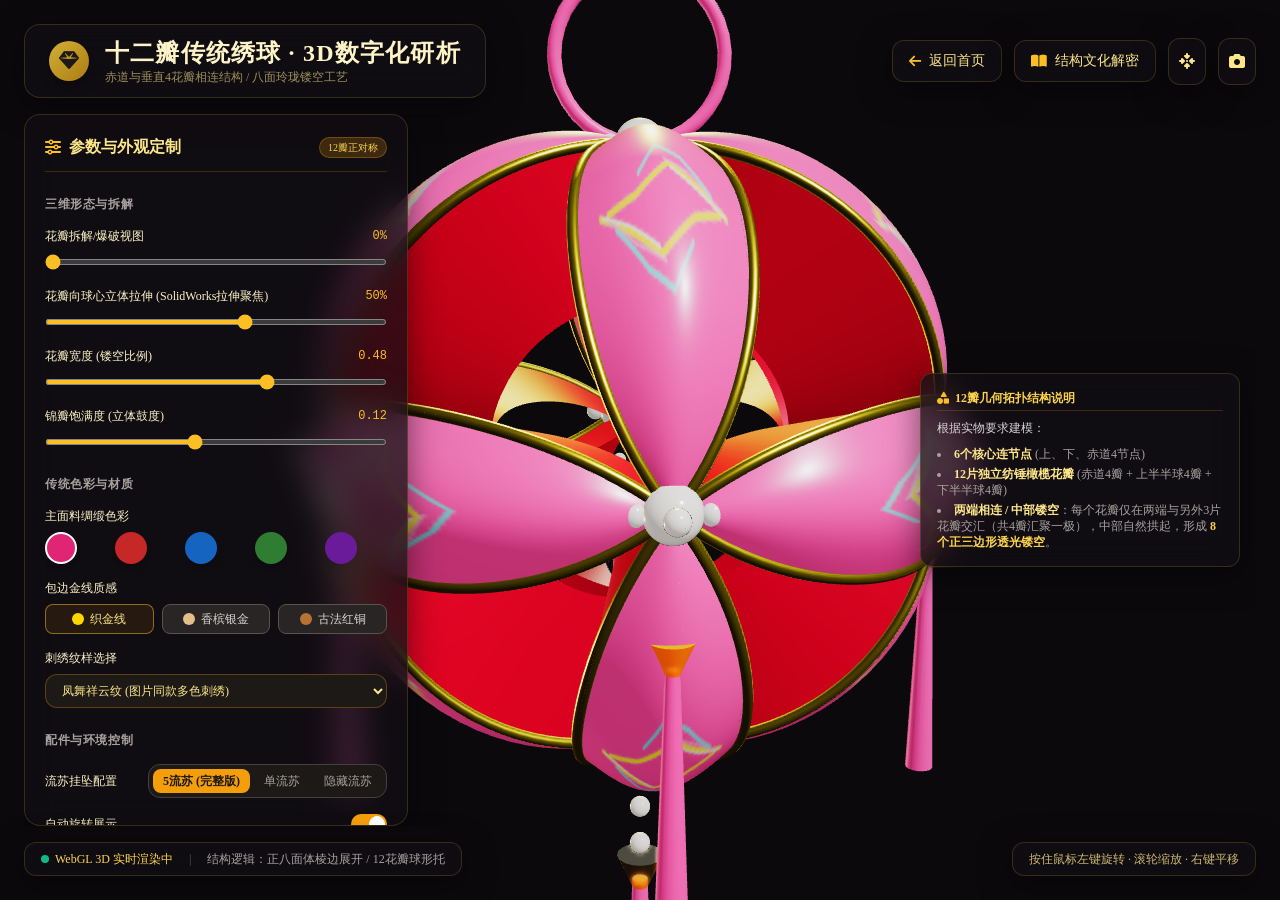
<file: 3d-model.html>
<!DOCTYPE html>
<html lang="zh-CN">
<head>
    <meta charset="UTF-8">
    <meta name="viewport" content="width=device-width, initial-scale=1.0">
    <title>靖西壮族绣球 · 十二瓣 3D 数字化研析</title>
    <meta name="description" content="十二瓣壮族绣球三维数字化模型，支持结构拆解、配色定制、光照切换与高清截屏。">
    <meta name="theme-color" content="#0b090c">
    <!-- 本地依赖（离线可用） -->
    <script src="lib/tailwind.js"></script>
    <link rel="stylesheet" href="lib/fontawesome/css/all.min.css">
    <script src="lib/three.min.js"></script>
    <script src="lib/OrbitControls.js"></script>
    
    <style>
        body {
            font-family: 'Noto Serif SC', 'PingFang SC', 'Microsoft YaHei', 'STKaiti', serif;
            background-color: #0b090c;
            color: #f3f4f6;
            overflow: hidden;
        }
        .font-calligraphy {
            font-family: 'STKaiti', 'KaiTi', 'Kaiti SC', serif;
        }
        /* Glassmorphism Sidebar */
        .glass-panel {
            background: rgba(18, 14, 20, 0.75);
            backdrop-filter: blur(16px);
            -webkit-backdrop-filter: blur(16px);
            border: 1px solid rgba(212, 175, 55, 0.2);
            box-shadow: 0 8px 32px 0 rgba(0, 0, 0, 0.5);
        }
        .gold-border {
            border-color: rgba(212, 175, 55, 0.4);
        }
        .gold-text {
            color: #f3ca67;
            text-shadow: 0 0 10px rgba(243, 202, 103, 0.3);
        }
        .gold-gradient-bg {
            background: linear-gradient(135deg, #d4af37 0%, #aa7c11 100%);
        }
        .silk-pink-bg {
            background: linear-gradient(135deg, #e02575 0%, #990040 100%);
        }
        /* Custom scrollbar */
        ::-webkit-scrollbar {
            width: 5px;
        }
        ::-webkit-scrollbar-track {
            background: rgba(0, 0, 0, 0.2);
        }
        ::-webkit-scrollbar-thumb {
            background: rgba(212, 175, 55, 0.4);
            border-radius: 4px;
        }
        ::-webkit-scrollbar-thumb:hover {
            background: rgba(212, 175, 55, 0.8);
        }
        /* Canvas Container */
        #webgl-container {
            width: 100vw;
            height: 100vh;
            position: absolute;
            top: 0;
            left: 0;
            z-index: 1;
        }
    </style>
</head>
<body class="relative w-screen h-screen select-none">

    <!-- 3D WebGL Canvas -->
    <div id="webgl-container"></div>

    <!-- UI Overlay Layer -->
    <div class="relative z-10 w-full h-full flex flex-col justify-between pointer-events-none p-4 md:p-6">
        
        <!-- Top Navigation / Header -->
        <header class="flex justify-between items-center w-full pointer-events-auto">
            <div class="glass-panel rounded-2xl px-6 py-3 flex items-center gap-4 border">
                <div class="w-10 h-10 rounded-full gold-gradient-bg flex items-center justify-center text-stone-900 font-bold text-xl shadow-lg">
                    <i class="fa-solid fa-gem"></i>
                </div>
                <div>
                    <h1 class="text-xl md:text-2xl font-bold tracking-wider text-amber-100 font-calligraphy">十二瓣传统绣球 · 3D数字化研析</h1>
                    <p class="text-xs text-amber-200/60">赤道与垂直4花瓣相连结构 / 八面玲珑镂空工艺</p>
                </div>
            </div>

            <!-- Top Right Action Buttons -->
            <div class="flex items-center gap-3">
                <a href="index.html" class="glass-panel px-4 py-2.5 rounded-xl text-xs md:text-sm text-amber-200 hover:text-white hover:border-amber-400 transition-all flex items-center gap-2" title="返回首页">
                    <i class="fa-solid fa-arrow-left text-amber-400"></i>
                    <span>返回首页</span>
                </a>
                <button id="btn-culture" class="glass-panel px-4 py-2.5 rounded-xl text-xs md:text-sm text-amber-200 hover:text-white hover:border-amber-400 transition-all flex items-center gap-2">
                    <i class="fa-solid fa-book-open text-amber-400"></i>
                    <span>结构文化解密</span>
                </button>
                <button id="btn-reset-cam" class="glass-panel p-2.5 rounded-xl text-amber-200 hover:text-white hover:border-amber-400 transition-all" title="重置视角">
                    <i class="fa-solid fa-arrows-to-dot text-base"></i>
                </button>
                <button id="btn-screenshot" class="glass-panel p-2.5 rounded-xl text-amber-200 hover:text-white hover:border-amber-400 transition-all" title="高清截屏">
                    <i class="fa-solid fa-camera text-base"></i>
                </button>
            </div>
        </header>

        <!-- Main Workspace (Center Left Controls & Floating Panels) -->
        <div class="flex-1 flex justify-between items-center my-4 overflow-hidden pointer-events-none">
            
            <!-- Left Control Panel (Drawer / Sidebar) -->
            <aside class="glass-panel w-80 md:w-96 max-h-full rounded-2xl p-5 overflow-y-auto pointer-events-auto flex flex-col gap-6 border">
                <div class="border-b border-amber-500/20 pb-3 flex justify-between items-center">
                    <h2 class="text-base font-bold text-amber-200 flex items-center gap-2">
                        <i class="fa-solid fa-sliders text-amber-400"></i> 参数与外观定制
                    </h2>
                    <span class="text-[10px] bg-amber-500/20 text-amber-300 px-2 py-0.5 rounded-full border border-amber-500/30">12瓣正对称</span>
                </div>

                <!-- Section 1: Interactive Structural Dynamics -->
                <div class="space-y-4">
                    <h3 class="text-xs font-semibold text-stone-400 uppercase tracking-wider">三维形态与拆解</h3>
                    
                    <!-- Explode View Slider -->
                    <div>
                        <div class="flex justify-between text-xs text-amber-100 mb-1">
                            <span>花瓣拆解/爆破视图</span>
                            <span id="val-explode" class="text-amber-400 font-mono">0%</span>
                        </div>
                        <input type="range" id="slider-explode" min="0" max="100" value="0" class="w-full accent-amber-400 bg-stone-800 rounded-lg h-1.5 cursor-pointer">
                    </div>

                    <!-- SolidWorks 3D Extrude to Center Focus Slider -->
                    <div>
                        <div class="flex justify-between text-xs text-amber-100 mb-1">
                            <span>花瓣向球心立体拉伸 (SolidWorks拉伸聚焦)</span>
                            <span id="val-extrude" class="text-amber-400 font-mono">50%</span>
                        </div>
                        <input type="range" id="slider-extrude" min="0" max="85" value="50" class="w-full accent-amber-400 bg-stone-800 rounded-lg h-1.5 cursor-pointer" title="花瓣沿法线向球心3D拉伸，8个镂空窗口保持透明穿透">
                    </div>

                    <!-- Hollow Gap Slider -->
                    <div>
                        <div class="flex justify-between text-xs text-amber-100 mb-1">
                            <span>花瓣宽度 (镂空比例)</span>
                            <span id="val-width" class="text-amber-400 font-mono">0.48</span>
                        </div>
                        <input type="range" id="slider-width" min="0.25" max="0.60" step="0.01" value="0.48" class="w-full accent-amber-400 bg-stone-800 rounded-lg h-1.5 cursor-pointer">
                    </div>

                    <!-- Petal Puffiness Slider -->
                    <div>
                        <div class="flex justify-between text-xs text-amber-100 mb-1">
                            <span>锦瓣饱满度 (立体鼓度)</span>
                            <span id="val-puff" class="text-amber-400 font-mono">0.12</span>
                        </div>
                        <input type="range" id="slider-puff" min="0.02" max="0.25" step="0.01" value="0.12" class="w-full accent-amber-400 bg-stone-800 rounded-lg h-1.5 cursor-pointer">
                    </div>
                </div>

                <!-- Section 2: Colors & Materials -->
                <div class="space-y-4">
                    <h3 class="text-xs font-semibold text-stone-400 uppercase tracking-wider">传统色彩与材质</h3>
                    
                    <!-- Silk Color Presets -->
                    <div>
                        <label class="block text-xs text-amber-100 mb-2">主面料绸缎色彩</label>
                        <div class="grid grid-cols-5 gap-2" id="silk-color-picker">
                            <button data-color="#e02575" class="w-8 h-8 rounded-full border-2 border-white shadow-md transition-transform hover:scale-110 active:scale-95" style="background-color: #e02575;" title="胭脂洋红"></button>
                            <button data-color="#c62828" class="w-8 h-8 rounded-full border-2 border-transparent shadow-md transition-transform hover:scale-110 active:scale-95" style="background-color: #c62828;" title="朱砂宫红"></button>
                            <button data-color="#1565c0" class="w-8 h-8 rounded-full border-2 border-transparent shadow-md transition-transform hover:scale-110 active:scale-95" style="background-color: #1565c0;" title="景泰藏蓝"></button>
                            <button data-color="#2e7d32" class="w-8 h-8 rounded-full border-2 border-transparent shadow-md transition-transform hover:scale-110 active:scale-95" style="background-color: #2e7d32;" title="松柏翡翠"></button>
                            <button data-color="#6a1b9a" class="w-8 h-8 rounded-full border-2 border-transparent shadow-md transition-transform hover:scale-110 active:scale-95" style="background-color: #6a1b9a;" title="紫气东来"></button>
                        </div>
                    </div>

                    <!-- Gold Edge Color -->
                    <div>
                        <label class="block text-xs text-amber-100 mb-2">包边金线质感</label>
                        <div class="grid grid-cols-3 gap-2">
                            <button data-gold="#ffd700" class="btn-gold-color py-1.5 px-3 rounded-lg border border-amber-400/50 text-xs text-amber-200 flex items-center justify-center gap-1.5 bg-amber-500/10 hover:bg-amber-500/20">
                                <span class="w-3 h-3 rounded-full inline-block" style="background-color: #ffd700;"></span> 织金线
                            </button>
                            <button data-gold="#e6be8a" class="btn-gold-color py-1.5 px-3 rounded-lg border border-stone-600 text-xs text-stone-300 flex items-center justify-center gap-1.5 bg-stone-800 hover:bg-stone-700">
                                <span class="w-3 h-3 rounded-full inline-block" style="background-color: #e6be8a;"></span> 香槟银金
                            </button>
                            <button data-gold="#b87333" class="btn-gold-color py-1.5 px-3 rounded-lg border border-stone-600 text-xs text-stone-300 flex items-center justify-center gap-1.5 bg-stone-800 hover:bg-stone-700">
                                <span class="w-3 h-3 rounded-full inline-block" style="background-color: #b87333;"></span> 古法红铜
                            </button>
                        </div>
                    </div>

                    <!-- Embroidery Pattern selector -->
                    <div>
                        <label class="block text-xs text-amber-100 mb-2">刺绣纹样选择</label>
                        <select id="select-pattern" class="w-full bg-stone-900 border border-amber-500/30 rounded-xl px-3 py-2 text-xs text-amber-200 focus:outline-none focus:border-amber-400">
                            <option value="phoenix">凤舞祥云纹 (图片同款多色刺绣)</option>
                            <option value="floral">富贵牡丹唐草纹</option>
                            <option value="dragon">金丝龙鳞锦纹</option>
                            <option value="satin">素雅缎面 (无刺绣印花)</option>
                        </select>
                    </div>
                </div>

                <!-- Section 3: Accessories & Animation -->
                <div class="space-y-4">
                    <h3 class="text-xs font-semibold text-stone-400 uppercase tracking-wider">配件与环境控制</h3>
                    
                    <!-- Tassel Toggle -->
                    <div class="flex justify-between items-center">
                        <span class="text-xs text-amber-100">流苏挂坠配置</span>
                        <div class="flex gap-1 bg-stone-900 p-1 rounded-xl border border-stone-700">
                            <button data-tassel="5" class="btn-tassel-cfg px-2.5 py-1 rounded-lg text-xs bg-amber-500 text-stone-900 font-bold">5流苏 (完整版)</button>
                            <button data-tassel="1" class="btn-tassel-cfg px-2.5 py-1 rounded-lg text-xs text-stone-400 hover:text-stone-200">单流苏</button>
                            <button data-tassel="0" class="btn-tassel-cfg px-2.5 py-1 rounded-lg text-xs text-stone-400 hover:text-stone-200">隐藏流苏</button>
                        </div>
                    </div>

                    <!-- Auto Rotation -->
                    <div class="flex justify-between items-center">
                        <span class="text-xs text-amber-100">自动旋转展示</span>
                        <label class="relative inline-flex items-center cursor-pointer">
                            <input type="checkbox" id="toggle-autospin" checked class="sr-only peer">
                            <div class="w-9 h-5 bg-stone-800 peer-focus:outline-none rounded-full peer peer-checked:after:translate-x-full peer-checked:after:border-white after:content-[''] after:absolute after:top-[2px] after:left-[2px] after:bg-white after:border-gray-300 after:border after:rounded-full after:h-4 after:w-4 after:transition-all peer-checked:bg-amber-500"></div>
                        </label>
                    </div>

                    <!-- Lighting Preset -->
                    <div>
                        <label class="block text-xs text-amber-100 mb-2">光照展厅场景</label>
                        <div class="grid grid-cols-3 gap-2">
                            <button data-light="museum" class="btn-light-preset py-1.5 rounded-lg border border-amber-400 text-xs text-amber-300 bg-amber-500/10">博物馆聚光</button>
                            <button data-light="festive" class="btn-light-preset py-1.5 rounded-lg border border-stone-700 text-xs text-stone-400 bg-stone-900">暖色灯笼光</button>
                            <button data-light="studio" class="btn-light-preset py-1.5 rounded-lg border border-stone-700 text-xs text-stone-400 bg-stone-900">无影棚日光</button>
                        </div>
                    </div>
                </div>
            </aside>

            <!-- Right Overlay Legend / Specs -->
            <div class="hidden xl:flex flex-col gap-3 pointer-events-auto mr-4">
                <div class="glass-panel p-4 rounded-xl max-w-xs border text-xs space-y-2">
                    <div class="font-bold text-amber-300 border-b border-amber-500/20 pb-1 flex items-center gap-1.5">
                        <i class="fa-solid fa-shapes text-amber-400"></i> 12瓣几何拓扑结构说明
                    </div>
                    <p class="text-stone-300 leading-relaxed">
                        根据实物要求建模：
                    </p>
                    <ul class="list-disc list-inside text-stone-400 space-y-1">
                        <li><strong class="text-amber-200">6个核心连节点</strong> (上、下、赤道4节点)</li>
                        <li><strong class="text-amber-200">12片独立纺锤橄榄花瓣</strong> (赤道4瓣 + 上半半球4瓣 + 下半半球4瓣)</li>
                        <li><strong class="text-amber-200">两端相连 / 中部镂空</strong>：每个花瓣仅在两端与另外3片花瓣交汇（共4瓣汇聚一极），中部自然拱起，形成 <span class="text-amber-300 font-semibold">8个正三边形透光镂空</span>。</li>
                    </ul>
                </div>
            </div>
        </div>

        <!-- Bottom Status Bar -->
        <footer class="w-full pointer-events-auto flex justify-between items-center text-xs text-stone-400">
            <div class="glass-panel px-4 py-2 rounded-xl flex items-center gap-4">
                <span class="flex items-center gap-1.5 text-amber-300">
                    <span class="w-2 h-2 rounded-full bg-emerald-500 animate-pulse"></span> WebGL 3D 实时渲染中
                </span>
                <span class="text-stone-600">|</span>
                <span>结构逻辑：正八面体棱边展开 / 12花瓣球形托</span>
            </div>

            <div class="glass-panel px-4 py-2 rounded-xl text-amber-200/80">
                按住鼠标左键旋转 · 滚轮缩放 · 右键平移
            </div>
        </footer>
    </div>

    <!-- Culture Info Modal -->
    <div id="modal-culture" class="fixed inset-0 z-50 bg-black/80 backdrop-blur-md flex items-center justify-center p-4 opacity-0 pointer-events-none transition-opacity duration-300">
        <div class="glass-panel max-w-2xl w-full rounded-2xl p-6 md:p-8 border relative max-h-[90vh] overflow-y-auto">
            <button id="btn-close-modal" class="absolute top-4 right-4 text-stone-400 hover:text-white text-xl">
                <i class="fa-solid fa-xmark"></i>
            </button>
            
            <div class="text-center mb-6">
                <h2 class="text-2xl font-bold text-amber-300 font-calligraphy mb-1">八面玲珑 · 十二瓣绣球制作技艺</h2>
                <p class="text-xs text-amber-200/60">中国传统非物质文化遗产品析</p>
            </div>

            <div class="space-y-4 text-sm text-stone-300 leading-relaxed">
                <div class="p-4 rounded-xl bg-amber-500/10 border border-amber-500/20">
                    <h3 class="font-bold text-amber-200 mb-1 flex items-center gap-2">
                        <i class="fa-solid fa-cube text-amber-400"></i> 一、 几何结构解析
                    </h3>
                    <p>
                        十二瓣绣球在传统几何民俗中被称为“八面玲珑球”。其数学原型对应于<strong>正八面体的12条棱边</strong>。球体共有6个顶点（顶部、底部及赤道线上的四个正交方位）。每个顶点处恰好由4个弧形花瓣的端点相交连接，12个弧形花瓣在空间中自然张开拱起，使得球面留出8个对称的等边三角透光镂空窗口。
                    </p>
                </div>

                <div class="p-4 rounded-xl bg-stone-900 border border-stone-800">
                    <h3 class="font-bold text-amber-200 mb-1 flex items-center gap-2">
                        <i class="fa-solid fa-scissors text-amber-400"></i> 二、 制作工序与工艺特点
                    </h3>
                    <p>
                        1. <strong>剪制纸样</strong>：裁剪12片大小完全一致的双端尖、中间宽的榄核形（Vesica Piscis）锦瓣硬纸衬底。<br>
                        2. <strong>锦缎绷面与刺绣</strong>：将红/粉主色绸缎包裹于纸衬上，用金丝与彩线绣出凤羽祥云或牡丹纹样。<br>
                        3. <strong>滚边盘金</strong>：用金色编织绳或金属盘线沿着每片花瓣的两侧边缘进行包边锁缝。<br>
                        4. <strong>节点合缝与串珠</strong>：将12片花瓣按照“赤道4片一圈，上下半球各4片”的方位，在6个节点处用强线固定，并缝上珍珠与琉璃珠装饰。<br>
                        5. <strong>流苏与挂绳安装</strong>：在底部节点和赤道4节点下挂长丝流苏与琥珀花苞珠。
                    </p>
                </div>

                <div class="p-4 rounded-xl bg-stone-900 border border-stone-800">
                    <h3 class="font-bold text-amber-200 mb-1 flex items-center gap-2">
                        <i class="fa-solid fa-heart text-amber-400"></i> 三、 寓意与民俗象征
                    </h3>
                    <p>
                        十二瓣代表“一年十二个月份，月月圆满”；六个节点象征“天地四方，六合同春”；八个透光镂空则象征“八面玲珑、四通八达”。是喜庆吉祥、求福寄情的高级手工艺礼品。
                    </p>
                </div>
            </div>

            <div class="mt-6 text-center">
                <button id="btn-modal-ok" class="gold-gradient-bg px-8 py-2.5 rounded-xl text-stone-900 font-bold hover:brightness-110 transition-all">
                    理解并继续探索
                </button>
            </div>
        </div>
    </div>

    <script>
        // Global Application State
        const state = {
            silkColor: '#e02575',
            goldColor: '#ffd700',
            pattern: 'phoenix',
            explode: 0,
            extrudeDepth: 0.50, // 3D Extrusion depth towards center origin (0-0.85)
            widthFactor: 0.48, // Width of petal controlling hollow size
            puffFactor: 0.12,  // 3D convex bulge
            tasselConfig: 5,   // 5 tassels, 1 tassel, or 0
            autoRotate: true,
            lightPreset: 'museum'
        };

        // Three.js Scene Components
        let scene, camera, renderer, controls;
        let ballGroup, petalsGroup, tasselsGroup, pearlsGroup, ribbonGroup;
        let petalMaterials = [], goldMaterials = [];
        let proceduralTexture;

        // Vertices of Regular Octahedron (Radius = 1)
        // 6 Nodes: 0:Top(0,1,0), 1:Bottom(0,-1,0), 2:Right(1,0,0), 3:Left(-1,0,0), 4:Front(0,0,1), 5:Back(0,0,-1)
        const R = 2.2; // Base Sphere Radius
        const NODES = [
            new THREE.Vector3(0, R, 0),   // 0: Top
            new THREE.Vector3(0, -R, 0),  // 1: Bottom
            new THREE.Vector3(R, 0, 0),   // 2: Right (+X)
            new THREE.Vector3(-R, 0, 0),  // 3: Left (-X)
            new THREE.Vector3(0, 0, R),   // 4: Front (+Z)
            new THREE.Vector3(0, 0, -R)   // 5: Back (-Z)
        ];

        // 12 Edges connecting pairs of orthogonal node vertices
        const EDGES = [
            // Equator Ring (4 petals horizontally connected along equator)
            { a: 2, b: 4, type: 'equator' }, // Right to Front
            { a: 4, b: 3, type: 'equator' }, // Front to Left
            { a: 3, b: 5, type: 'equator' }, // Left to Back
            { a: 5, b: 2, type: 'equator' }, // Back to Right

            // Top Hemisphere (4 vertical petals connecting Top node 0 to equator)
            { a: 0, b: 2, type: 'top' },
            { a: 0, b: 4, type: 'top' },
            { a: 0, b: 3, type: 'top' },
            { a: 0, b: 5, type: 'top' },

            // Bottom Hemisphere (4 vertical petals connecting Bottom node 1 to equator)
            { a: 1, b: 2, type: 'bottom' },
            { a: 1, b: 4, type: 'bottom' },
            { a: 1, b: 3, type: 'bottom' },
            { a: 1, b: 5, type: 'bottom' }
        ];

        // Utility function to adjust hex color brightness for inner lining fabric
        function adjustColorBrightness(hex, percent) {
            let num = parseInt(hex.replace('#', ''), 16);
            let amt = Math.round(2.55 * percent);
            let R = (num >> 16) + amt;
            let G = (num >> 8 & 0x00FF) + amt;
            let B = (num & 0x0000FF) + amt;
            R = Math.min(255, Math.max(0, R));
            G = Math.min(255, Math.max(0, G));
            B = Math.min(255, Math.max(0, B));
            return '#' + (0x1000000 + (R << 16) + (G << 8) + B).toString(16).slice(1);
        }

        // Generate dynamic CanvasTexture for silk weave fabric & embroidery patterns
        function generateEmbroideryTexture(silkColor, pattern) {
            const canvas = document.createElement('canvas');
            canvas.width = 512;
            canvas.height = 512;
            const ctx = canvas.getContext('2d');

            // Base Silk Fabric Color
            ctx.fillStyle = silkColor;
            ctx.fillRect(0, 0, 512, 512);

            // Fine Silk Weave Grain Lines
            ctx.strokeStyle = 'rgba(255, 255, 255, 0.08)';
            ctx.lineWidth = 1;
            for (let i = 0; i < 512; i += 4) {
                ctx.beginPath();
                ctx.moveTo(0, i);
                ctx.lineTo(512, i);
                ctx.stroke();
            }

            if (pattern === 'satin') {
                const texture = new THREE.CanvasTexture(canvas);
                texture.wrapS = THREE.ClampToEdgeWrapping;
                texture.wrapT = THREE.ClampToEdgeWrapping;
                return texture;
            }

            // Draw Phoenix Flame & Floral Motif Embroidery
            ctx.save();
            ctx.translate(256, 256);

            const drawEmbroideryCurve = (strokeColor, lineWidth, pathPoints) => {
                ctx.strokeStyle = strokeColor;
                ctx.lineWidth = lineWidth;
                ctx.lineCap = 'round';
                ctx.beginPath();
                pathPoints.forEach((pt, idx) => {
                    if (idx === 0) ctx.moveTo(pt[0], pt[1]);
                    else ctx.lineTo(pt[0], pt[1]);
                });
                ctx.stroke();
            };

            const colors = pattern === 'phoenix' 
                ? ['#ffd700', '#00e5ff', '#ff66b2', '#ffffff'] 
                : pattern === 'floral' 
                ? ['#ffd700', '#76ff03', '#ff4081', '#ffffff']
                : ['#ffd700', '#ff9100', '#ff3d00', '#fff59d'];

            // Symmetrical embroidery stitching across petal surface
            for (let side = -1; side <= 1; side += 2) {
                // Gold central feather/flame
                drawEmbroideryCurve(colors[0], 6, [
                    [0, 180 * side], [20 * side, 100 * side], [40 * side, 20 * side], [10 * side, -80 * side], [0, -160 * side]
                ]);
                // Cyan/Accent flourish
                drawEmbroideryCurve(colors[1], 4, [
                    [15 * side, 140 * side], [50 * side, 60 * side], [65 * side, -10 * side], [30 * side, -70 * side]
                ]);
                // Pink detail
                drawEmbroideryCurve(colors[2], 3, [
                    [5 * side, 160 * side], [30 * side, 90 * side], [45 * side, 10 * side]
                ]);
                // White highlight stitch
                drawEmbroideryCurve(colors[3], 2, [
                    [0, 175 * side], [15 * side, 105 * side], [35 * side, 25 * side]
                ]);
            }

            ctx.restore();

            const texture = new THREE.CanvasTexture(canvas);
            texture.wrapS = THREE.ClampToEdgeWrapping;
            texture.wrapT = THREE.ClampToEdgeWrapping;
            return texture;
        }

        // Dynamic Canvas Canvas Texture for Silk Fabric & Embroidery
        // Parametric Construction of 1 Volumetric Petal Segment (Extruded towards center)
        function createPetalMesh(A, B, radius, widthFactor, puffFactor) {
            const uSegments = 32;
            const vSegments = 16;

            const outerPositions = [];
            const innerPositions = [];
            const leftBorderOuter = [];
            const leftBorderInner = [];
            const rightBorderOuter = [];
            const rightBorderInner = [];

            // Calculate Midpoint direction on Sphere
            const midVector = new THREE.Vector3().addVectors(A, B).normalize();
            const depthRatio = Math.max(0, Math.min(0.85, state.extrudeDepth));

            // 1. Build Outer Surface Vertices & Inner Extruded Vertices
            for (let i = 0; i <= uSegments; i++) {
                const u = i / uSegments; // Parameter along length [0, 1]
                
                // Interpolate along great-circle arc from A to B
                const currentCenter = new THREE.Vector3().subVectors(B, A).multiplyScalar(u).add(A).normalize();
                
                // Arc tangent vector
                const chord = new THREE.Vector3().subVectors(B, A);
                const tangent = chord.clone().sub(currentCenter.clone().multiplyScalar(chord.dot(currentCenter))).normalize();
                
                // Normal to sphere surface
                const normal = currentCenter.clone();
                
                // Binormal (width direction across petal)
                const side = new THREE.Vector3().crossVectors(normal, tangent).normalize();

                // Width envelope: 0 at ends u=0 and u=1, max width in middle u=0.5
                const currentWidth = widthFactor * Math.sin(Math.PI * u);

                const rowOuter = [];
                const rowInner = [];

                for (let j = 0; j <= vSegments; j++) {
                    const v = (j / vSegments) - 0.5; // Parameter across width [-0.5, 0.5]
                    
                    // Convex Puff Profile (embroidered pillow effect)
                    const puff = puffFactor * Math.cos(Math.PI * v) * Math.sin(Math.PI * u);

                    // Outer Surface Point on Sphere
                    const posOuter = currentCenter.clone().multiplyScalar(radius)
                        .add(side.clone().multiplyScalar(v * currentWidth * radius))
                        .add(normal.clone().multiplyScalar(puff * radius));

                    // SolidWorks Extrusion: Point tapered inwards towards Center (0,0,0)
                    const posInner = posOuter.clone().multiplyScalar(1 - depthRatio);

                    rowOuter.push(posOuter);
                    rowInner.push(posInner);

                    if (j === 0) {
                        leftBorderOuter.push(posOuter.clone());
                        leftBorderInner.push(posInner.clone());
                    }
                    if (j === vSegments) {
                        rightBorderOuter.push(posOuter.clone());
                        rightBorderInner.push(posInner.clone());
                    }
                }

                outerPositions.push(rowOuter);
                innerPositions.push(rowInner);
            }

            // --- A. Outer Front Silk Face Geometry ---
            const outerGeom = new THREE.BufferGeometry();
            const outerPosArr = [];
            const outerUvs = [];
            const outerIndices = [];

            const stride = vSegments + 1;
            for (let i = 0; i <= uSegments; i++) {
                for (let j = 0; j <= vSegments; j++) {
                    const p = outerPositions[i][j];
                    outerPosArr.push(p.x, p.y, p.z);
                    outerUvs.push(i / uSegments, j / vSegments);
                }
            }

            for (let i = 0; i < uSegments; i++) {
                for (let j = 0; j < vSegments; j++) {
                    const a = i * stride + j;
                    const b = (i + 1) * stride + j;
                    const c = (i + 1) * stride + j + 1;
                    const d = i * stride + j + 1;
                    outerIndices.push(a, b, d);
                    outerIndices.push(b, c, d);
                }
            }

            outerGeom.setAttribute('position', new THREE.Float32BufferAttribute(outerPosArr, 3));
            outerGeom.setAttribute('uv', new THREE.Float32BufferAttribute(outerUvs, 2));
            outerGeom.setIndex(outerIndices);
            outerGeom.computeVertexNormals();

            // Silk Material
            const silkMat = new THREE.MeshPhysicalMaterial({
                map: proceduralTexture,
                roughness: 0.35,
                metalness: 0.05,
                clearcoat: 0.3,
                clearcoatRoughness: 0.2,
                side: THREE.FrontSide
            });
            petalMaterials.push(silkMat);

            const outerMesh = new THREE.Mesh(outerGeom, silkMat);

            // --- B. Extruded Side Walls Geometry (Connecting Outer Rim to Inner Center Core) ---
            const wallGroup = new THREE.Group();
            if (depthRatio > 0.01) {
                const wallGeom = new THREE.BufferGeometry();
                const wallPosArr = [];
                const wallIndices = [];

                // Build Side Walls for Left Border & Right Border
                const addWallStrip = (outerPts, innerPts, reverse) => {
                    const startIndex = wallPosArr.length / 3;
                    for (let k = 0; k < outerPts.length; k++) {
                        const po = outerPts[k];
                        const pi = innerPts[k];
                        wallPosArr.push(po.x, po.y, po.z);
                        wallPosArr.push(pi.x, pi.y, pi.z);
                    }
                    for (let k = 0; k < outerPts.length - 1; k++) {
                        const o1 = startIndex + k * 2;
                        const i1 = startIndex + k * 2 + 1;
                        const o2 = startIndex + (k + 1) * 2;
                        const i2 = startIndex + (k + 1) * 2 + 1;

                        if (!reverse) {
                            wallIndices.push(o1, i1, o2);
                            wallIndices.push(i1, i2, o2);
                        } else {
                            wallIndices.push(o1, o2, i1);
                            wallIndices.push(i1, o2, i2);
                        }
                    }
                };

                // Add Left and Right Extrusion Walls
                addWallStrip(leftBorderOuter, leftBorderInner, false);
                addWallStrip(rightBorderOuter, rightBorderInner, true);

                wallGeom.setAttribute('position', new THREE.Float32BufferAttribute(wallPosArr, 3));
                wallGeom.setIndex(wallIndices);
                wallGeom.computeVertexNormals();

                // Inner Lining Satin Material
                const wallMat = new THREE.MeshStandardMaterial({
                    color: adjustColorBrightness(state.silkColor, -40),
                    roughness: 0.4,
                    metalness: 0.1,
                    side: THREE.DoubleSide
                });

                const wallMesh = new THREE.Mesh(wallGeom, wallMat);
                wallGroup.add(wallMesh);
            }

            // --- C. Gold Piping Rim Tube ---
            const trimCurvePoints = [...leftBorderOuter, ...rightBorderOuter.reverse()];
            const trimCurve = new THREE.CatmullRomCurve3(trimCurvePoints, true);
            const trimGeom = new THREE.TubeGeometry(trimCurve, 64, 0.04, 8, true);

            const goldMat = new THREE.MeshStandardMaterial({
                color: state.goldColor,
                metalness: 0.9,
                roughness: 0.2
            });
            goldMaterials.push(goldMat);

            const trimMesh = new THREE.Mesh(trimGeom, goldMat);

            // Group Petal + Walls + Gold Rim together
            const petalGroup = new THREE.Group();
            petalGroup.add(outerMesh);
            petalGroup.add(wallGroup);
            petalGroup.add(trimMesh);

            // Store metadata for explode calculations
            petalGroup.userData = {
                centerDir: midVector.clone(),
                nodeA: A,
                nodeB: B
            };

            return petalGroup;
        }

        // Create Pearls at the 6 Node Vertices
        function buildPearlNodes() {
            pearlsGroup.clear();

            NODES.forEach((pos) => {
                const nodeGroup = new THREE.Group();
                nodeGroup.position.copy(pos);

                // Main Center Pearl
                const pearlGeom = new THREE.SphereGeometry(0.18, 24, 24);
                const pearlMat = new THREE.MeshPhysicalMaterial({
                    color: 0xfffcf5,
                    roughness: 0.1,
                    metalness: 0.1,
                    clearcoat: 1.0,
                    clearcoatRoughness: 0.05
                });
                const mainPearl = new THREE.Mesh(pearlGeom, pearlMat);
                nodeGroup.add(mainPearl);

                // Small Pearl Ring Around Vertex
                const subPearlCount = 4;
                for (let i = 0; i < subPearlCount; i++) {
                    const angle = (i / subPearlCount) * Math.PI * 2;
                    const subPearl = new THREE.Mesh(
                        new THREE.SphereGeometry(0.08, 16, 16),
                        pearlMat
                    );
                    subPearl.position.set(
                        Math.cos(angle) * 0.22,
                        0,
                        Math.sin(angle) * 0.22
                    );
                    nodeGroup.add(subPearl);
                }

                pearlsGroup.add(nodeGroup);
            });
        }

        // Build Hanging Silk Tassels with Pearl Beads & Amber Caps
        function buildTassels(configCount) {
            tasselsGroup.clear();
            if (configCount === 0) return;

            // Determine which nodes receive tassels
            // Config 5: Bottom node (1) + 4 Equator nodes (2, 3, 4, 5)
            // Config 1: Bottom node (1) only
            const targetNodeIndices = configCount === 5 ? [1, 2, 3, 4, 5] : [1];

            targetNodeIndices.forEach((nodeIdx) => {
                const nodePos = NODES[nodeIdx];
                const tasselGroup = new THREE.Group();
                tasselGroup.position.copy(nodePos);

                const isMainBottom = (nodeIdx === 1);
                const scale = isMainBottom ? 1.0 : 0.75;

                // 1. Dangled Bead String (3 Pearls + 1 Amber Drop Cap)
                const beadMat = new THREE.MeshPhysicalMaterial({
                    color: 0xfff8e7,
                    roughness: 0.1,
                    clearcoat: 1.0
                });
                const amberMat = new THREE.MeshPhysicalMaterial({
                    color: 0xffa000,
                    transmission: 0.8,
                    opacity: 1,
                    transparent: true,
                    roughness: 0.2,
                    ior: 1.5
                });

                // Beads
                for (let b = 0; b < 3; b++) {
                    const bead = new THREE.Mesh(new THREE.SphereGeometry(0.08 * scale, 16, 16), beadMat);
                    bead.position.y = -0.3 * (b + 1) * scale;
                    tasselGroup.add(bead);
                }

                // Amber Lotus/Bell Cap
                const capGeom = new THREE.ConeGeometry(0.18 * scale, 0.4 * scale, 16);
                const capMesh = new THREE.Mesh(capGeom, amberMat);
                capMesh.position.y = -1.2 * scale;
                capMesh.rotation.x = Math.PI; // Bell facing down
                tasselGroup.add(capMesh);

                // 2. Silk Fringe Skirt (Long Tassel Threads)
                const tasselSilkMat = new THREE.MeshStandardMaterial({
                    color: state.silkColor,
                    roughness: 0.4,
                    metalness: 0.1
                });
                const skirtGeom = new THREE.CylinderGeometry(0.06 * scale, 0.14 * scale, 2.2 * scale, 16);
                skirtGeom.translate(0, -1.1 * scale, 0); // Origin at top of tassel skirt
                const skirtMesh = new THREE.Mesh(skirtGeom, tasselSilkMat);
                skirtMesh.position.y = -1.2 * scale;
                tasselGroup.add(skirtMesh);

                tasselsGroup.add(tasselGroup);
            });
        }

        // Top Ribbon Loop
        function buildTopRibbon() {
            ribbonGroup.clear();
            const topNode = NODES[0];

            const ribbonMat = new THREE.MeshStandardMaterial({
                color: state.silkColor,
                roughness: 0.3,
                side: THREE.DoubleSide
            });

            // Torus loop
            const loopGeom = new THREE.TorusGeometry(0.6, 0.05, 16, 32, Math.PI * 1.8);
            const loopMesh = new THREE.Mesh(loopGeom, ribbonMat);
            loopMesh.position.set(topNode.x, topNode.y + 0.6, topNode.z);
            loopMesh.rotation.z = Math.PI / 2;

            ribbonGroup.add(loopMesh);
        }

        function rebuildEntireBall() {
            petalMaterials = [];
            goldMaterials = [];
            petalsGroup.clear();

            // 1. Generate Texture
            proceduralTexture = generateEmbroideryTexture(state.silkColor, state.pattern);

            // 2. Create All 12 Petals
            EDGES.forEach((edge) => {
                const nodeA = NODES[edge.a];
                const nodeB = NODES[edge.b];

                const petal = createPetalMesh(
                    nodeA,
                    nodeB,
                    R,
                    state.widthFactor,
                    state.puffFactor
                );
                petalsGroup.add(petal);
            });

            // 3. Build Nodes, Tassels & Ribbon
            buildPearlNodes();
            buildTassels(state.tasselConfig);
            buildTopRibbon();

            // 4. Apply current Explode Displacement
            updateExplodeDisplacement();
        }

        // Update Explode Slider Position Outward
        function updateExplodeDisplacement() {
            const factor = state.explode / 100;
            petalsGroup.children.forEach((petalGroup) => {
                const dir = petalGroup.userData.centerDir;
                petalGroup.position.copy(dir.clone().multiplyScalar(factor * 1.8));
            });
        }

        function initThree() {
            const container = document.getElementById('webgl-container');

            // Scene
            scene = new THREE.Scene();
            scene.fog = new THREE.FogExp2(0x0b090c, 0.03);

            // Camera
            camera = new THREE.PerspectiveCamera(40, window.innerWidth / window.innerHeight, 0.1, 100);
            camera.position.set(0, 1.5, 9);

            // Renderer
            renderer = new THREE.WebGLRenderer({ antialias: true, alpha: true, preserveDrawingBuffer: true });
            renderer.setSize(window.innerWidth, window.innerHeight);
            renderer.setPixelRatio(Math.min(window.devicePixelRatio, 2));
            renderer.shadowMap.enabled = true;
            renderer.toneMapping = THREE.ACESFilmicToneMapping;
            renderer.toneMappingExposure = 1.2;
            container.appendChild(renderer.domElement);

            // Orbit Controls
            controls = new THREE.OrbitControls(camera, renderer.domElement);
            controls.enableDamping = true;
            controls.dampingFactor = 0.05;
            controls.maxDistance = 20;
            controls.minDistance = 3;

            // Groups
            ballGroup = new THREE.Group();
            petalsGroup = new THREE.Group();
            tasselsGroup = new THREE.Group();
            pearlsGroup = new THREE.Group();
            ribbonGroup = new THREE.Group();

            ballGroup.add(petalsGroup);
            ballGroup.add(tasselsGroup);
            ballGroup.add(pearlsGroup);
            ballGroup.add(ribbonGroup);
            scene.add(ballGroup);

            // Lights
            setupLighting();

            // Initial Build
            rebuildEntireBall();

            // Resize Event Listener
            window.addEventListener('resize', onWindowResize);

            // Animation Loop
            animate();
        }

        // Setup Scene Lights
        let keyLight, fillLight, rimLight, ambientLight;
        function setupLighting() {
            ambientLight = new THREE.AmbientLight(0xfff5ea, 0.8);
            scene.add(ambientLight);

            keyLight = new THREE.DirectionalLight(0xffffff, 1.5);
            keyLight.position.set(5, 8, 5);
            scene.add(keyLight);

            fillLight = new THREE.DirectionalLight(0xffa07a, 0.6);
            fillLight.position.set(-5, -2, -5);
            scene.add(fillLight);

            rimLight = new THREE.DirectionalLight(0xffd700, 1.0);
            rimLight.position.set(0, 5, -8);
            scene.add(rimLight);
        }

        // Switch Lighting Presets
        function applyLightPreset(preset) {
            if (preset === 'museum') {
                ambientLight.intensity = 0.6;
                keyLight.intensity = 1.8;
                keyLight.color.setHex(0xffffff);
                scene.fog.color.setHex(0x0b090c);
            } else if (preset === 'festive') {
                ambientLight.intensity = 0.9;
                keyLight.intensity = 2.0;
                keyLight.color.setHex(0xffaa44);
                scene.fog.color.setHex(0x1a0a05);
            } else if (preset === 'studio') {
                ambientLight.intensity = 1.2;
                keyLight.intensity = 1.0;
                keyLight.color.setHex(0xffffff);
                scene.fog.color.setHex(0x121212);
            }
        }

        // Window Resize Handler
        function onWindowResize() {
            camera.aspect = window.innerWidth / window.innerHeight;
            camera.updateProjectionMatrix();
            renderer.setSize(window.innerWidth, window.innerHeight);
        }

        // Render Loop
        function animate() {
            requestAnimationFrame(animate);

            // Auto Rotation
            if (state.autoRotate) {
                ballGroup.rotation.y += 0.005;
            }

            controls.update();
            renderer.render(scene, camera);
        }

        function setupUIEventListeners() {
            // Explode Slider
            const sliderExplode = document.getElementById('slider-explode');
            sliderExplode.addEventListener('input', (e) => {
                state.explode = parseFloat(e.target.value);
                document.getElementById('val-explode').innerText = `${state.explode}%`;
                updateExplodeDisplacement();
            });

            // SolidWorks Extrude Depth Slider
            const sliderExtrude = document.getElementById('slider-extrude');
            sliderExtrude.addEventListener('input', (e) => {
                state.extrudeDepth = parseFloat(e.target.value) / 100;
                document.getElementById('val-extrude').innerText = `${e.target.value}%`;
                rebuildEntireBall();
            });

            // Width / Hollow Slider
            const sliderWidth = document.getElementById('slider-width');
            sliderWidth.addEventListener('input', (e) => {
                state.widthFactor = parseFloat(e.target.value);
                document.getElementById('val-width').innerText = state.widthFactor.toFixed(2);
                rebuildEntireBall();
            });

            // Puffiness Slider
            const sliderPuff = document.getElementById('slider-puff');
            sliderPuff.addEventListener('input', (e) => {
                state.puffFactor = parseFloat(e.target.value);
                document.getElementById('val-puff').innerText = state.puffFactor.toFixed(2);
                rebuildEntireBall();
            });

            // Silk Color Buttons
            const colorButtons = document.querySelectorAll('#silk-color-picker button');
            colorButtons.forEach((btn) => {
                btn.addEventListener('click', () => {
                    colorButtons.forEach((b) => b.classList.replace('border-white', 'border-transparent'));
                    btn.classList.replace('border-transparent', 'border-white');

                    state.silkColor = btn.dataset.color;
                    rebuildEntireBall();
                });
            });

            // Gold Trim Buttons
            const goldButtons = document.querySelectorAll('.btn-gold-color');
            goldButtons.forEach((btn) => {
                btn.addEventListener('click', () => {
                    goldButtons.forEach((b) => {
                        b.classList.remove('border-amber-400/50', 'bg-amber-500/10', 'text-amber-200');
                        b.classList.add('border-stone-600', 'bg-stone-800', 'text-stone-300');
                    });
                    btn.classList.remove('border-stone-600', 'bg-stone-800', 'text-stone-300');
                    btn.classList.add('border-amber-400/50', 'bg-amber-500/10', 'text-amber-200');

                    state.goldColor = btn.dataset.gold;
                    goldMaterials.forEach((mat) => mat.color.set(state.goldColor));
                });
            });

            // Embroidery Pattern Select
            document.getElementById('select-pattern').addEventListener('change', (e) => {
                state.pattern = e.target.value;
                rebuildEntireBall();
            });

            // Tassel Config Buttons
            const tasselBtns = document.querySelectorAll('.btn-tassel-cfg');
            tasselBtns.forEach((btn) => {
                btn.addEventListener('click', () => {
                    tasselBtns.forEach((b) => {
                        b.classList.remove('bg-amber-500', 'text-stone-900', 'font-bold');
                        b.classList.add('text-stone-400');
                    });
                    btn.classList.add('bg-amber-500', 'text-stone-900', 'font-bold');
                    btn.classList.remove('text-stone-400');

                    state.tasselConfig = parseInt(btn.dataset.tassel);
                    buildTassels(state.tasselConfig);
                });
            });

            // Auto Rotation Toggle
            document.getElementById('toggle-autospin').addEventListener('change', (e) => {
                state.autoRotate = e.target.checked;
            });

            // Light Preset Buttons
            const lightBtns = document.querySelectorAll('.btn-light-preset');
            lightBtns.forEach((btn) => {
                btn.addEventListener('click', () => {
                    lightBtns.forEach((b) => {
                        b.classList.remove('border-amber-400', 'text-amber-300', 'bg-amber-500/10');
                        b.classList.add('border-stone-700', 'text-stone-400', 'bg-stone-900');
                    });
                    btn.classList.add('border-amber-400', 'text-amber-300', 'bg-amber-500/10');
                    btn.classList.remove('border-stone-700', 'text-stone-400', 'bg-stone-900');

                    state.lightPreset = btn.dataset.light;
                    applyLightPreset(state.lightPreset);
                });
            });

            // Reset Camera
            document.getElementById('btn-reset-cam').addEventListener('click', () => {
                camera.position.set(0, 1.5, 9);
                controls.target.set(0, 0, 0);
                ballGroup.rotation.set(0, 0, 0);
            });

            // Take High-Res Screenshot
            document.getElementById('btn-screenshot').addEventListener('click', () => {
                renderer.render(scene, camera);
                const dataURL = renderer.domElement.toDataURL('image/png');
                const link = document.createElement('a');
                link.download = '12瓣中国绣球_3D模型.png';
                link.href = dataURL;
                link.click();
            });

            // Cultural Modal Handlers
            const modal = document.getElementById('modal-culture');
            document.getElementById('btn-culture').addEventListener('click', () => {
                modal.classList.remove('opacity-0', 'pointer-events-none');
            });

            const closeModal = () => {
                modal.classList.add('opacity-0', 'pointer-events-none');
            };
            document.getElementById('btn-close-modal').addEventListener('click', closeModal);
            document.getElementById('btn-modal-ok').addEventListener('click', closeModal);
            modal.addEventListener('click', (e) => {
                if (e.target === modal) closeModal();
            });
        }

        // Initialize App on Window Load
        window.onload = () => {
            initThree();
            setupUIEventListeners();
        };
    </script>
</body>
</html>
</file>
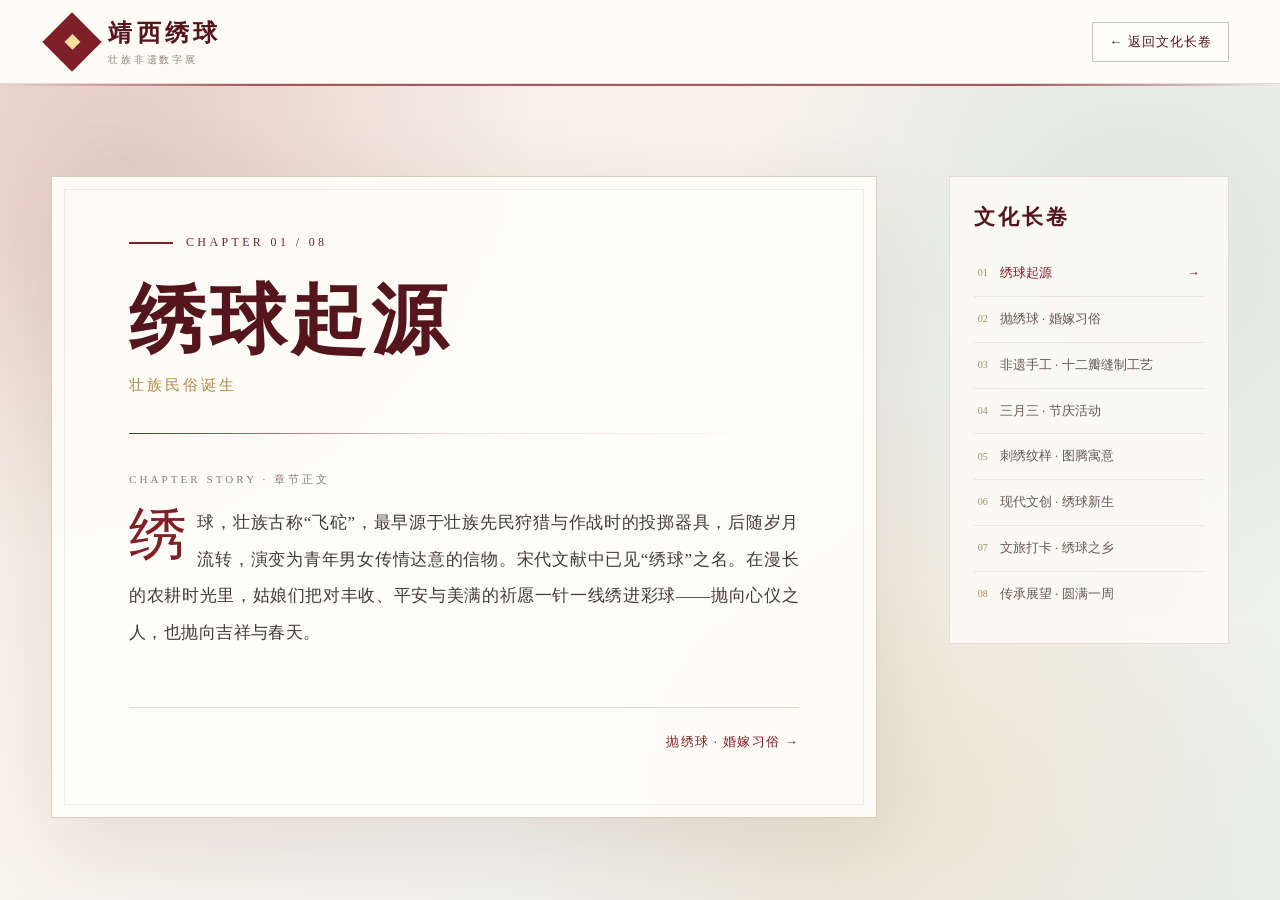
<file: chapter.html>
<!DOCTYPE html>
<html lang="zh-CN">
<head>
<meta charset="UTF-8">
<meta name="viewport" content="width=device-width,initial-scale=1.0">
<title>靖西绣球 · 章节详情</title>
<meta name="description" content="靖西壮族绣球非遗文化长卷章节详情。">
<style>
    :root{
        --red:#7f1f28;--red-dark:#54161c;--ink:#312a27;--muted:#81756d;
        --paper:#f5f0e8;--card:#fffdf8;--line:#d9cdbd;--gold:#ad8b46;
        --accent-a:rgba(139,36,49,.16);--accent-b:rgba(36,125,128,.13);
    }
    *{box-sizing:border-box;margin:0;padding:0}
    html{scroll-behavior:smooth}
    body{
        min-height:100vh;color:var(--ink);font-family:'Noto Serif SC','Songti SC','STSong','Microsoft YaHei',serif;
        background:
            radial-gradient(circle at 10% 18%,var(--accent-a),transparent 30%),
            radial-gradient(circle at 88% 26%,var(--accent-b),transparent 31%),
            radial-gradient(circle at 72% 88%,rgba(221,147,66,.14),transparent 34%),
            linear-gradient(145deg,#f5e9df,#faf6ee 46%,#eaf1ed 100%);
    }
    body::before{
        content:'';position:fixed;inset:0;pointer-events:none;opacity:.26;mix-blend-mode:multiply;
        background-image:repeating-linear-gradient(0deg,rgba(88,65,51,.025) 0 1px,transparent 1px 4px);
    }
    header{
        position:sticky;top:0;z-index:20;height:84px;padding:0 4vw;display:flex;align-items:center;justify-content:space-between;
        background:rgba(255,253,248,.92);border-bottom:1px solid rgba(127,31,40,.16);backdrop-filter:blur(16px);
    }
    header::after{content:'';position:absolute;left:0;right:0;bottom:-3px;height:2px;background:linear-gradient(90deg,transparent,var(--red) 20%,var(--red) 80%,transparent);opacity:.7}
    .brand{display:flex;align-items:center;gap:15px;text-decoration:none;color:var(--red-dark)}
    .seal{width:42px;height:42px;display:grid;place-items:center;background:var(--red);color:#f7dda0;transform:rotate(45deg)}
    .seal span{transform:rotate(-45deg);font-size:17px}
    .brand strong{display:block;font-family:'STKaiti','KaiTi',serif;font-size:24px;letter-spacing:.18em}
    .brand small{display:block;margin-top:4px;color:#92847a;font-size:10px;letter-spacing:.28em}
    .back{
        padding:10px 16px;color:var(--red-dark);text-decoration:none;border:1px solid #cfc2b1;background:#fffdf8;
        font-size:13px;letter-spacing:.08em;transition:.25s ease;
    }
    .back:hover{background:var(--red);border-color:var(--red);color:#fff}
    main{position:relative;z-index:1;width:min(1180px,92vw);margin:0 auto;padding:92px 0 80px;display:grid;grid-template-columns:minmax(0,1fr) 280px;gap:72px}
    article{
        position:relative;padding:58px clamp(34px,6vw,82px) 66px;background:rgba(255,253,248,.94);
        border:1px solid var(--line);box-shadow:0 30px 90px rgba(74,44,28,.12);
    }
    article::before{content:'';position:absolute;inset:12px;border:1px solid rgba(127,31,40,.09);pointer-events:none}
    .chapter-no{font-size:12px;letter-spacing:.28em;color:var(--red);text-transform:uppercase}
    .chapter-no::before{content:'';display:inline-block;width:44px;height:2px;margin-right:13px;background:var(--red);vertical-align:middle}
    h1{margin-top:27px;color:var(--red-dark);font-family:'STKaiti','KaiTi',serif;font-size:clamp(44px,6vw,76px);line-height:1.15;letter-spacing:.06em}
    h1[data-lines="2"]{font-size:clamp(36px,5.15vw,66px);line-height:1.12}
    h1 .title-line{display:block;white-space:nowrap}
    .subtitle{margin-top:12px;color:var(--gold);font-size:15px;letter-spacing:.2em}
    .ornament{height:1px;margin:38px 0;background:linear-gradient(90deg,var(--red),rgba(127,31,40,.12),transparent)}
    .content-label{margin-bottom:18px;color:#8d7c70;font-size:11px;letter-spacing:.28em;text-transform:uppercase}
    .body{position:relative;font-size:17px;line-height:2.15;letter-spacing:.025em;text-align:justify;color:#443a35}
    .body::first-letter{float:left;margin:9px 10px 0 0;color:var(--red);font-family:'STKaiti','KaiTi',serif;font-size:58px;line-height:.72}
    .chapter-footer{margin-top:55px;padding-top:25px;border-top:1px solid #e1d6c8;display:flex;justify-content:space-between;gap:20px}
    .chapter-footer a{color:var(--red);text-decoration:none;font-size:13px;letter-spacing:.1em}
    .chapter-footer a:hover{text-decoration:underline}
    aside{align-self:start;position:sticky;top:120px;padding:26px 24px;background:rgba(255,253,248,.78);border:1px solid rgba(127,31,40,.14);backdrop-filter:blur(12px)}
    aside h2{color:var(--red-dark);font-family:'STKaiti','KaiTi',serif;font-size:21px;letter-spacing:.14em}
    .chapter-list{list-style:none;margin-top:20px}
    .chapter-list li+li{border-top:1px solid rgba(127,31,40,.09)}
    .chapter-list a{display:flex;align-items:center;gap:12px;padding:13px 4px;color:#665950;text-decoration:none;font-size:13px;line-height:1.45}
    .chapter-list span{color:#a88b63;font-size:10px}
    .chapter-list a:hover,.chapter-list a.on{color:var(--red)}
    .chapter-list a.on::after{content:'→';margin-left:auto}
    @media(max-width:850px){
        header{height:70px;padding:0 20px}.brand small{display:none}.brand strong{font-size:21px}.seal{width:36px;height:36px}
        main{padding:48px 0 64px;grid-template-columns:1fr;gap:28px}article{padding:45px 30px 50px}aside{position:static;order:-1}
        .chapter-list{display:grid;grid-template-columns:repeat(2,1fr)}.chapter-list li+li{border-top:0}.chapter-list a{padding:9px 4px}
    }
    @media(max-width:520px){
        .back{padding:8px 10px;font-size:12px}.chapter-list{grid-template-columns:1fr}.body{font-size:16px}h1{font-size:42px}
        h1[data-lines="2"]{font-size:clamp(26px,8.7vw,38px);letter-spacing:.035em}
    }
</style>
</head>
<body>
<header>
    <a class="brand" href="index.html"><span class="seal"><span>◆</span></span><span><strong>靖西绣球</strong><small>壮族非遗数字展</small></span></a>
    <a id="backLink" class="back" href="index.html">← 返回文化长卷</a>
</header>
<main>
    <article>
        <div id="chapterNo" class="chapter-no"></div>
        <h1 id="title"></h1>
        <p id="subtitle" class="subtitle"></p>
        <div class="ornament"></div>
        <div class="content-label">CHAPTER STORY · 章节正文</div>
        <p id="body" class="body"></p>
        <nav class="chapter-footer" aria-label="相邻章节">
            <a id="previous" href="#"></a>
            <a id="next" href="#"></a>
        </nav>
    </article>
    <aside>
        <h2>文化长卷</h2>
        <ol id="chapterList" class="chapter-list"></ol>
    </aside>
</main>
<script>
const DATA = [
    {title:'绣球起源',sub:'壮族民俗诞生',body:'绣球，壮族古称“飞砣”，最早源于壮族先民狩猎与作战时的投掷器具，后随岁月流转，演变为青年男女传情达意的信物。宋代文献中已见“绣球”之名。在漫长的农耕时光里，姑娘们把对丰收、平安与美满的祈愿一针一线绣进彩球——抛向心仪之人，也抛向吉祥与春天。'},
    {title:'抛绣球 · 婚嫁习俗',sub:'一球定情',body:'歌圩三月三，壮家姑娘手持彩绣球，于人群之中看定意中人，彩球抛出、后生接住、互赠信物，一段良缘便由此结下。绣球因此成为壮族婚恋文化中最浪漫的信物：五彩绣球抛如意，一抛定终身。在婚礼上，绣球更寓意团圆和美、情比金坚。'},
    {title:'非遗手工 · 十二瓣缝制工艺',sub:'金边不歪 · 珠串不松',body:'一枚十二瓣绣球，要经裁布、贴瓣、刺绣、合缝、镶珠、缀穗六道大工序：十二片大红缎面各自绣上花鸟纹样，以金线锁边包缝，瓣与瓣交汇处缀白珍珠与金珠，底部垂挂渐变琉璃坠与长款玫红流苏，顶部束玫红缎吊绳。全程手工，讲究针脚细密、珠串匀称。壮族绣球制作技艺已被列入非物质文化遗产代表性项目名录。'},
    {title:'三月三 · 节庆活动',sub:'万人歌海 · 彩球起落',body:'农历三月初三，是壮族最盛大的歌圩节。村村寨寨对山歌、抛绣球、跳竹竿舞、吃五色糯米饭，山水之间皆是歌声。绣球是歌圩上最亮眼的风景：万人歌海之中，彩球起落如花雨，是壮族人民最热烈的情感表达，也是春天里最盛大的狂欢。'},
    {title:'刺绣纹样 · 图腾寓意',sub:'穿在身上的史诗',body:'绣球上常见的凤凰、火焰、云纹与缠枝纹，皆有深意：凤凰象征吉祥与和美，火焰寓意热情与生命，青蓝如江水，玫红似木棉，金线则映照太阳的光泽。每一种颜色、每一道纹样，都不是随意为之，而是壮族先民将对自然、祖先与生活的理解织进针脚，成为“穿在身上的史诗”。'},
    {title:'现代文创 · 绣球新生',sub:'老手艺 × 新设计',body:'今天的绣球正走出博物馆：缩小成钥匙扣与胸针，化作城市伴手礼与文创盲盒，登上大型运动会与节庆舞台。老手艺遇上新设计，传统纹样借力新材料与新工艺，让年轻人把“非遗”戴在身上、带回家中，也让千年绣球有了新的呼吸。'},
    {title:'文旅打卡 · 绣球之乡',sub:'靖西旧州 · 绣球一条街',body:'广西靖西旧州古镇被誉为“绣球之乡”：家家户户门前挂绣球、摆绣架，鹅泉流水与青石老街之间，绣球作坊与非遗工坊吸引着八方来客。到旧州，看绣娘飞针走线，亲手挑选一枚彩球带走，是许多旅人心中最鲜活的壮乡记忆。'},
    {title:'传承展望 · 圆满一周',sub:'从村寨到数字屏幕',body:'球转一周，四季圆满。从村寨歌圩到数字屏幕，绣球正在被更多人看见与传承：非遗进校园、青年设计师共创、3D 数字化展示……愿这一枚十二瓣彩球，把壮乡的祝福与匠心，转给世界，也转给下一个千年。'}
];
const accents = [
    ['rgba(139,36,49,.16)','rgba(36,125,128,.13)'],['rgba(42,122,118,.17)','rgba(187,128,75,.13)'],
    ['rgba(68,87,143,.16)','rgba(139,36,49,.12)'],['rgba(209,105,54,.17)','rgba(104,66,130,.12)'],
    ['rgba(149,57,89,.16)','rgba(43,124,117,.13)'],['rgba(199,139,70,.17)','rgba(116,70,127,.12)'],
    ['rgba(40,119,115,.16)','rgba(215,151,66,.13)'],['rgba(139,36,49,.16)','rgba(180,141,72,.14)']
];
const requested = Number(new URLSearchParams(location.search).get('chapter') || 1);
const index = Math.min(DATA.length - 1, Math.max(0, Number.isFinite(requested) ? requested - 1 : 0));
const item = DATA[index];
document.documentElement.style.setProperty('--accent-a', accents[index][0]);
document.documentElement.style.setProperty('--accent-b', accents[index][1]);
document.title = `${item.title} · 靖西绣球`;
document.getElementById('chapterNo').textContent = `CHAPTER ${String(index + 1).padStart(2,'0')} / ${String(DATA.length).padStart(2,'0')}`;
const titleElement = document.getElementById('title');
const titleParts = item.title.split(/\s*·\s*/).filter(Boolean);
const titleLines = titleParts.length > 1 ? [titleParts[0], titleParts.slice(1).join(' ')] : titleParts;
titleElement.dataset.lines = String(titleLines.length);
titleElement.replaceChildren(...titleLines.map((line) => {
    const span = document.createElement('span');
    span.className = 'title-line';
    span.textContent = line;
    return span;
}));
document.getElementById('subtitle').textContent = item.sub;
document.getElementById('body').textContent = item.body;
document.getElementById('backLink').href = `index.html?sec=${index}`;
const list = document.getElementById('chapterList');
DATA.forEach((chapter, i) => {
    const li = document.createElement('li');
    li.innerHTML = `<a class="${i === index ? 'on' : ''}" href="chapter.html?chapter=${i + 1}"><span>${String(i + 1).padStart(2,'0')}</span>${chapter.title}</a>`;
    list.appendChild(li);
});
const previous = document.getElementById('previous');
const next = document.getElementById('next');
if(index > 0){previous.href=`chapter.html?chapter=${index}`;previous.textContent=`← ${DATA[index-1].title}`}else{previous.style.visibility='hidden'}
if(index < DATA.length-1){next.href=`chapter.html?chapter=${index+2}`;next.textContent=`${DATA[index+1].title} →`}else{next.href='index.html';next.textContent='返回首页 →'}
</script>
</body>
</html>
</file>
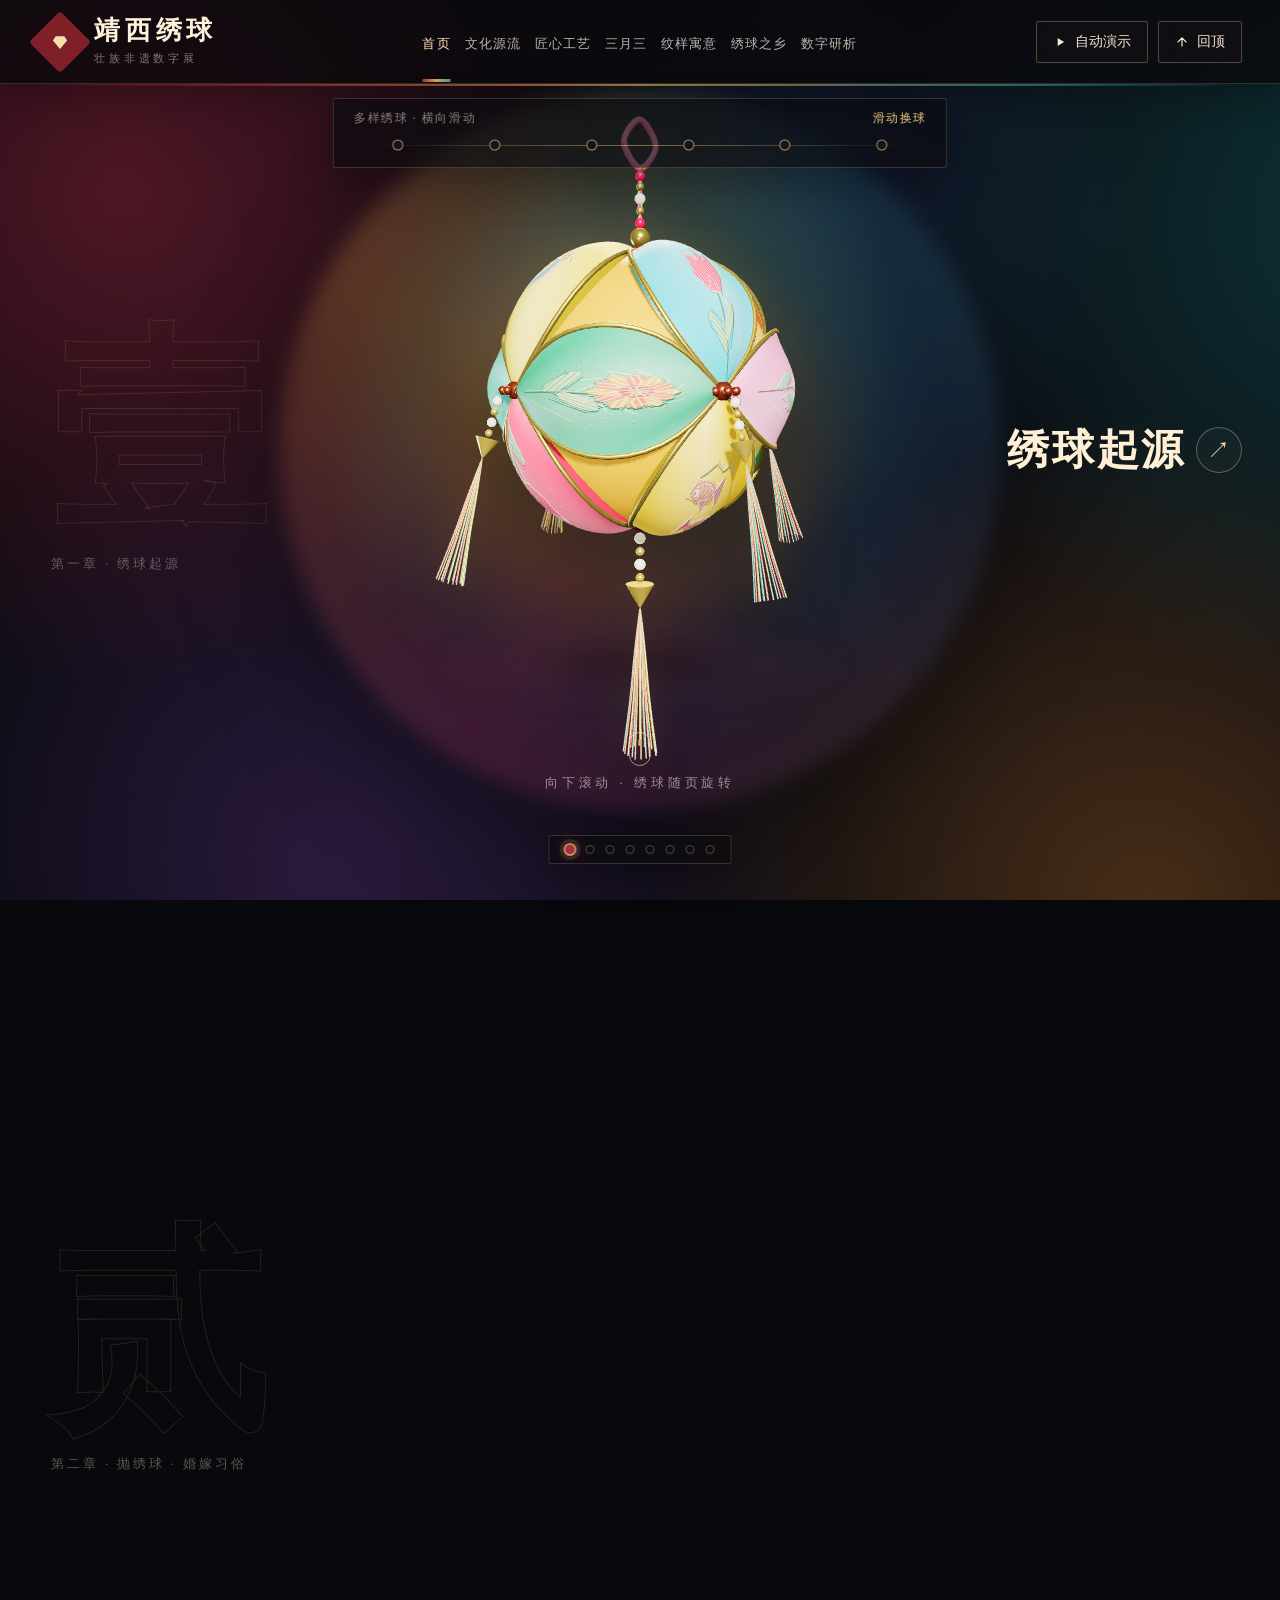
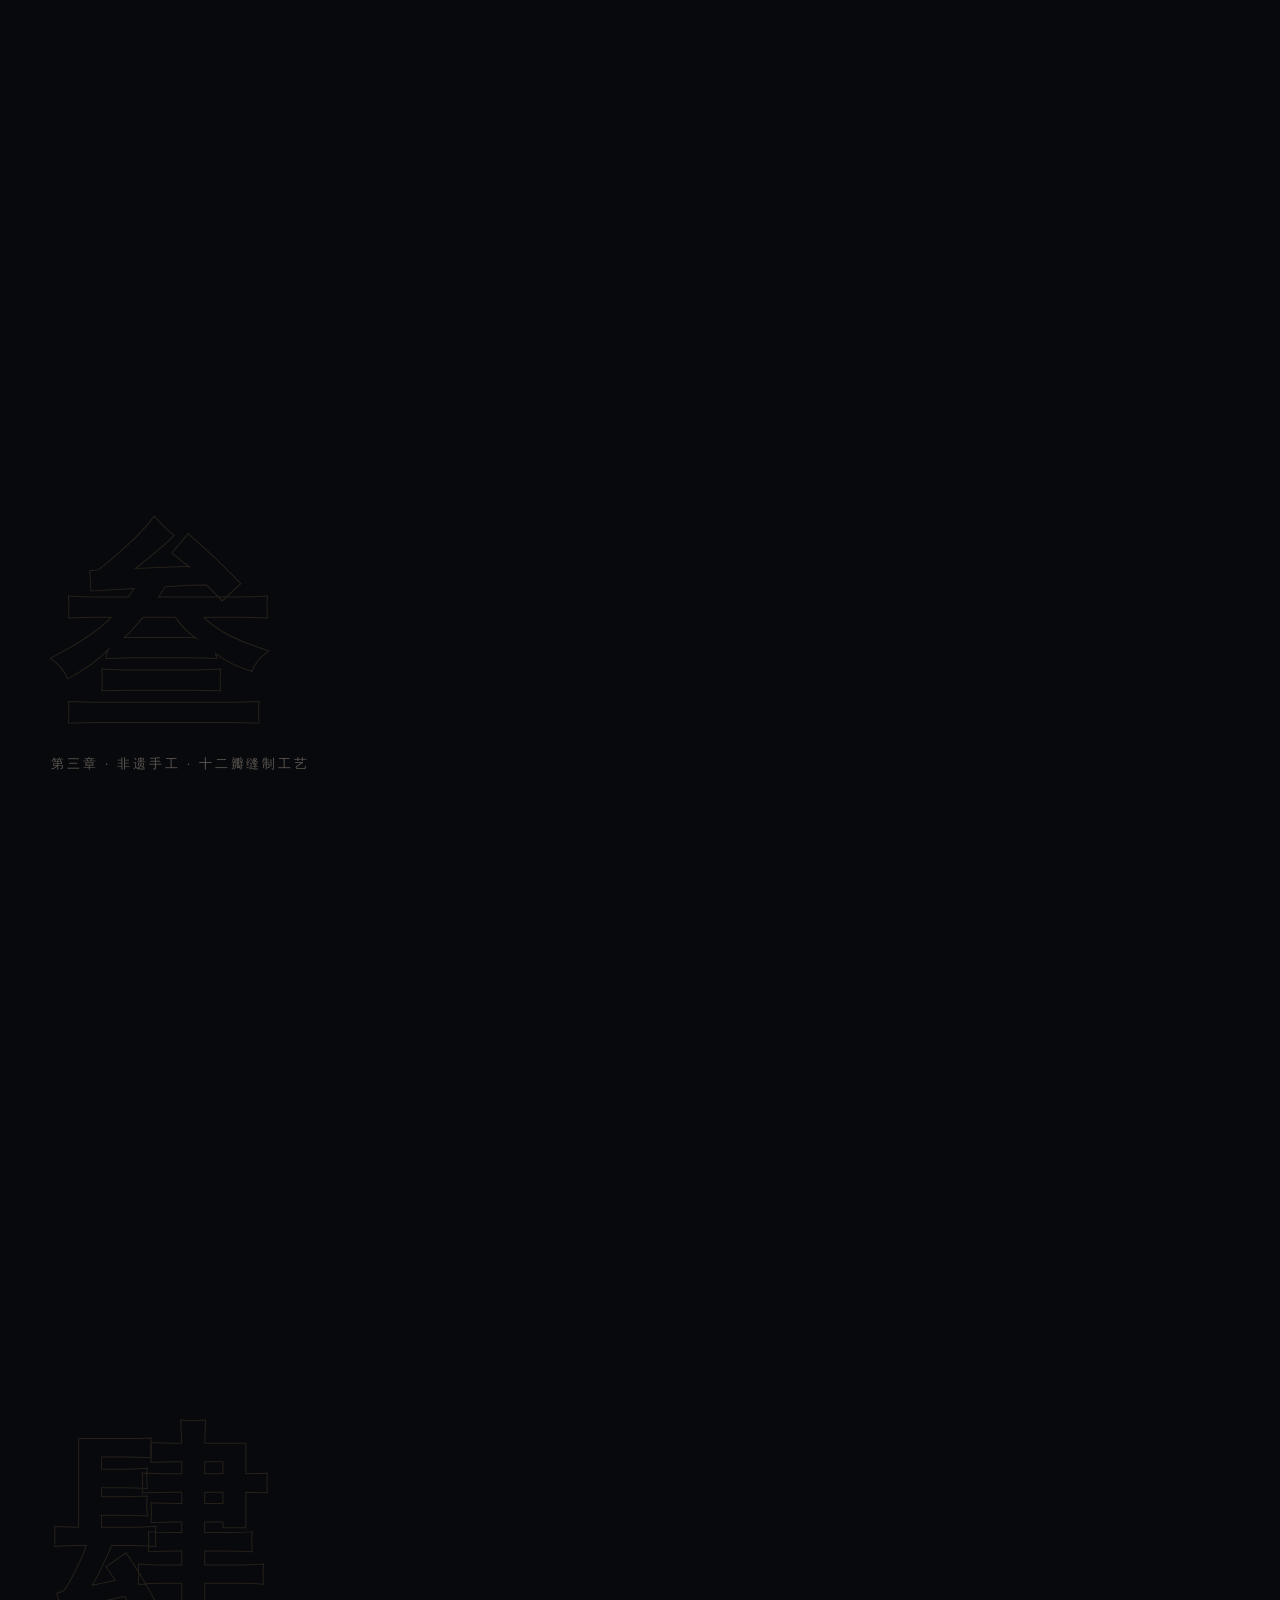
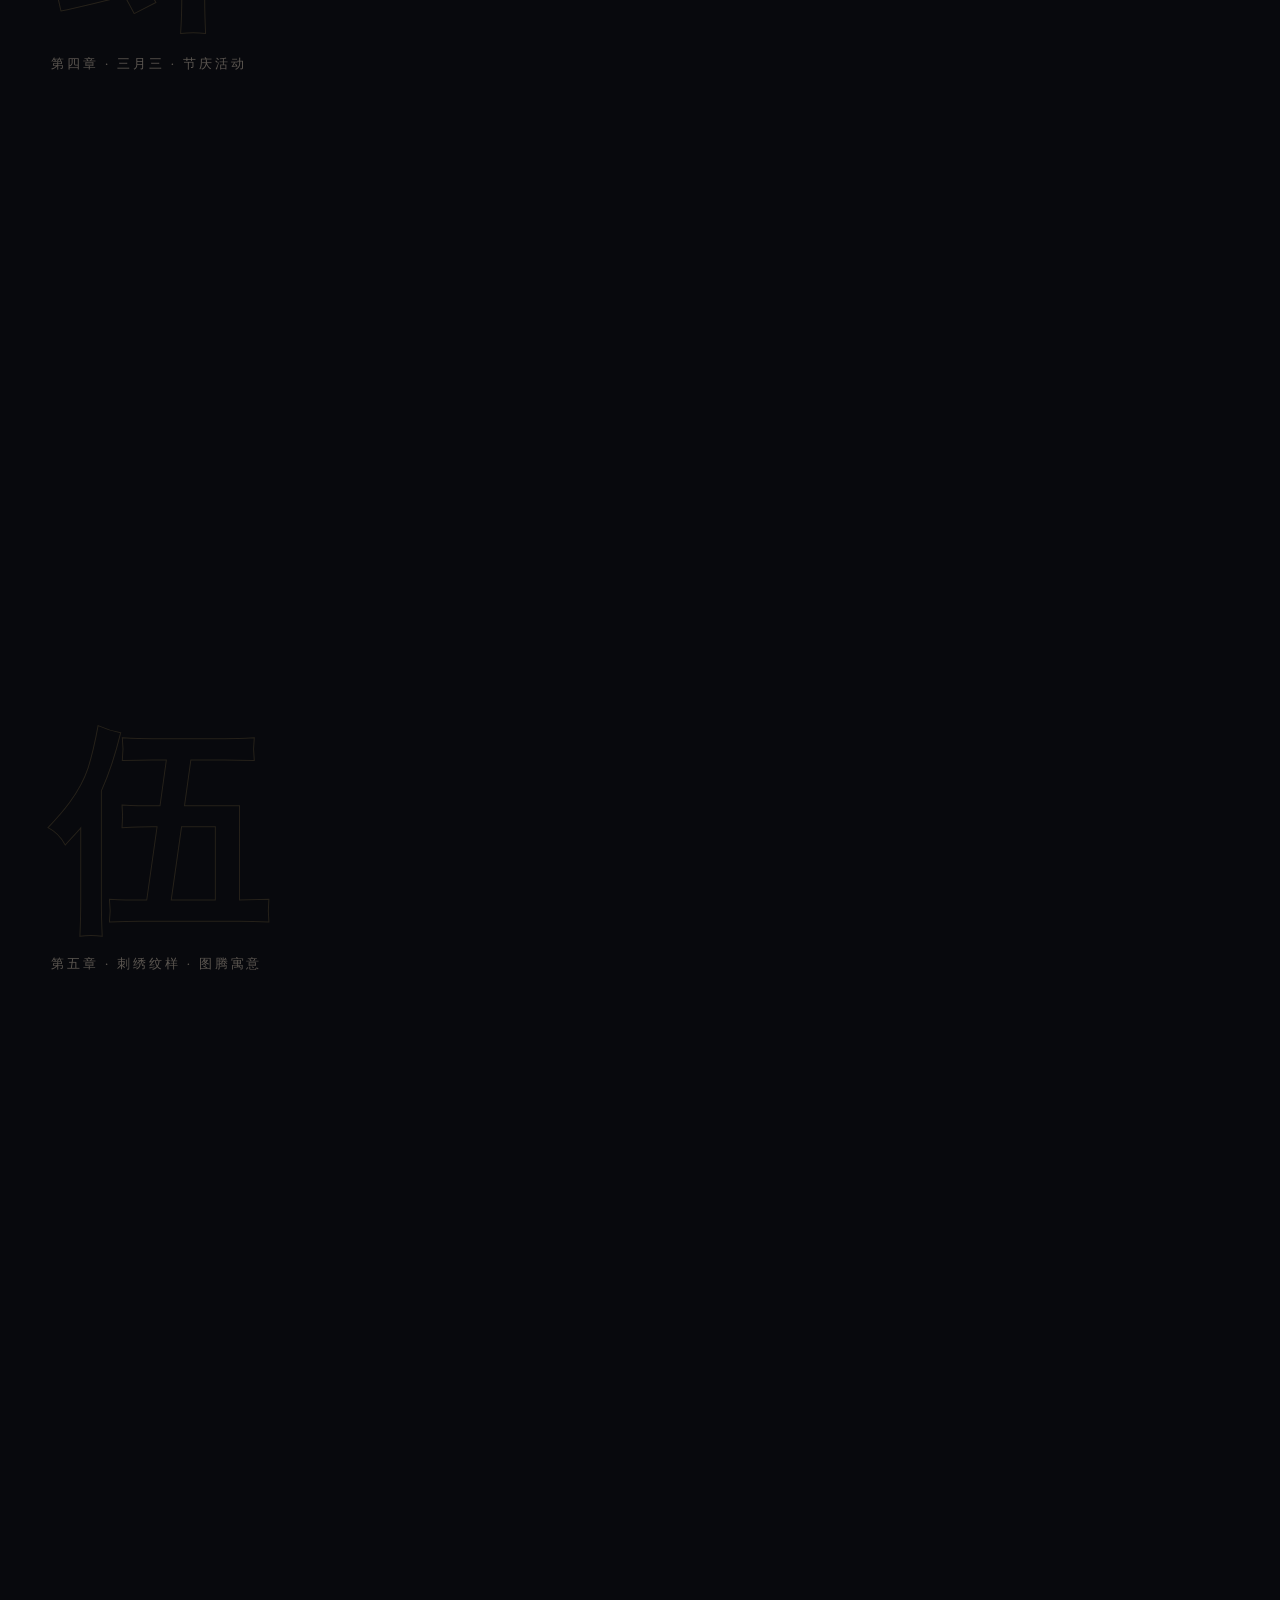
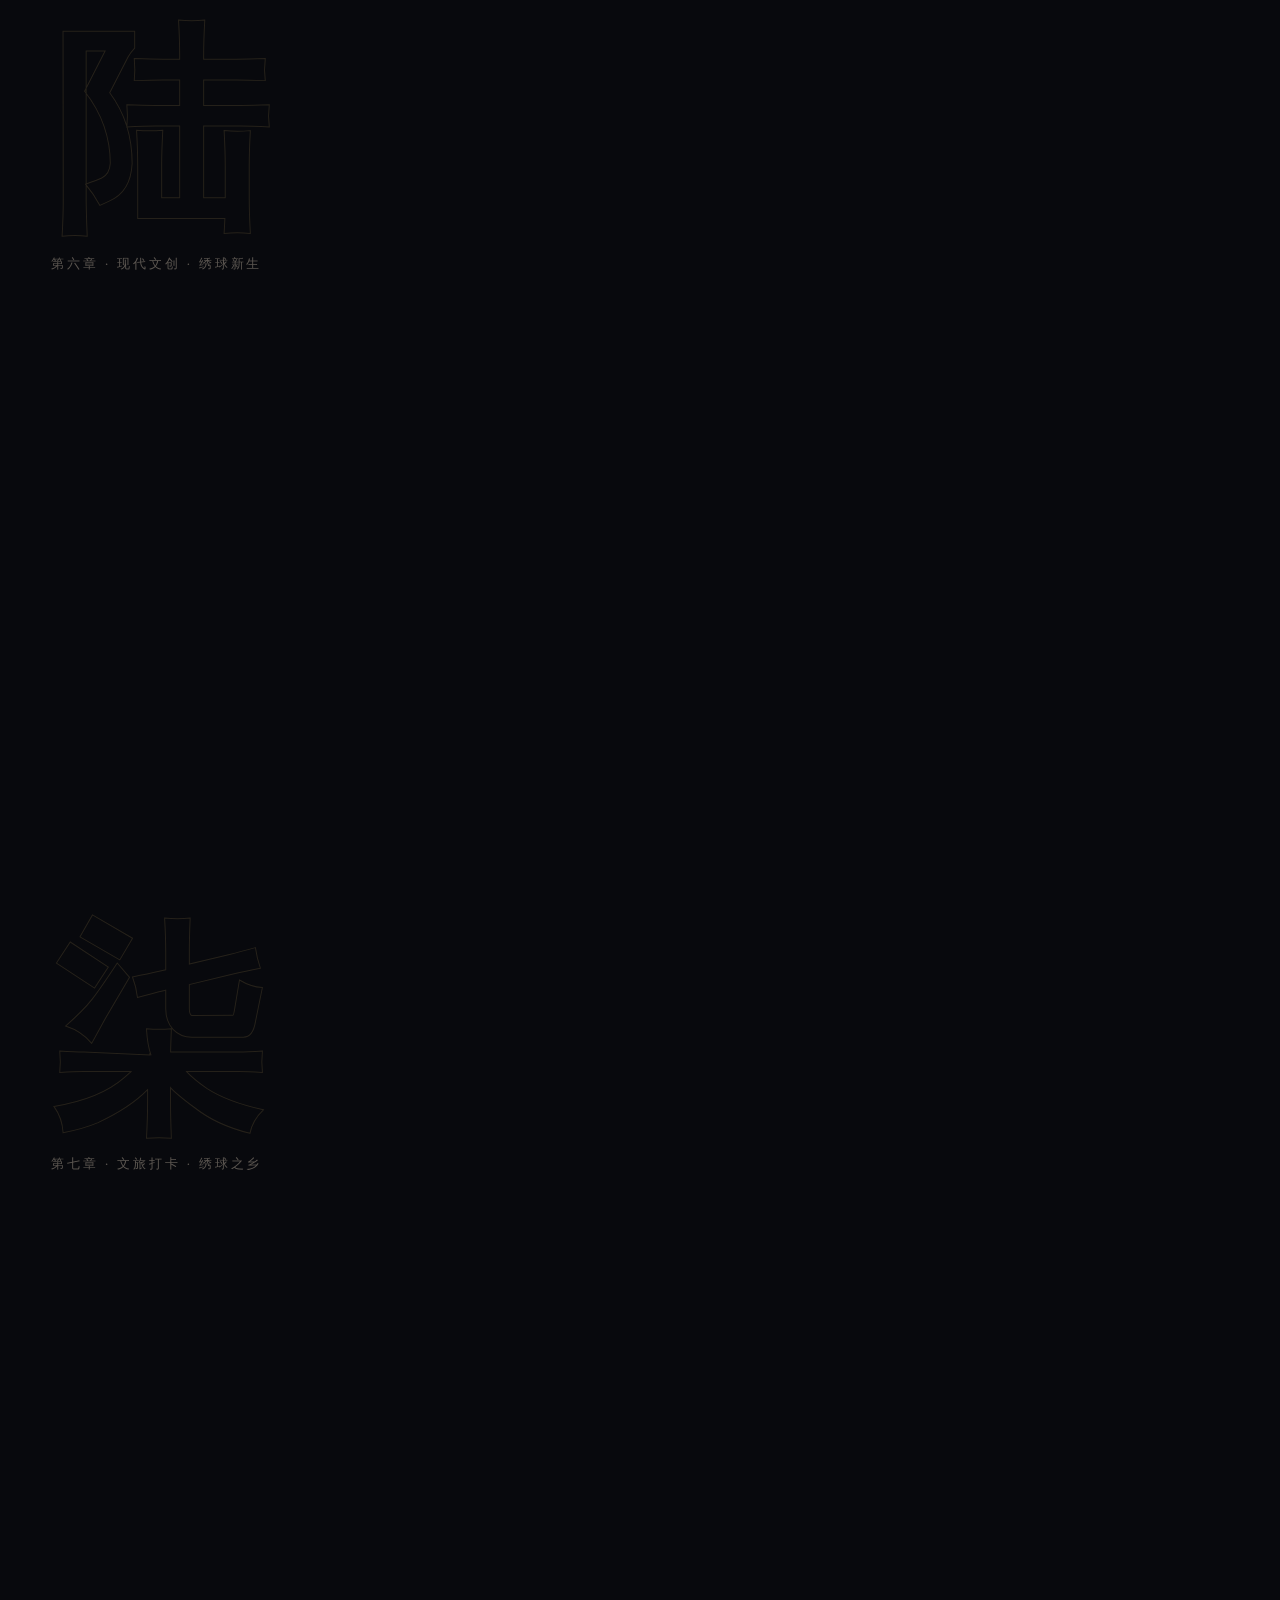
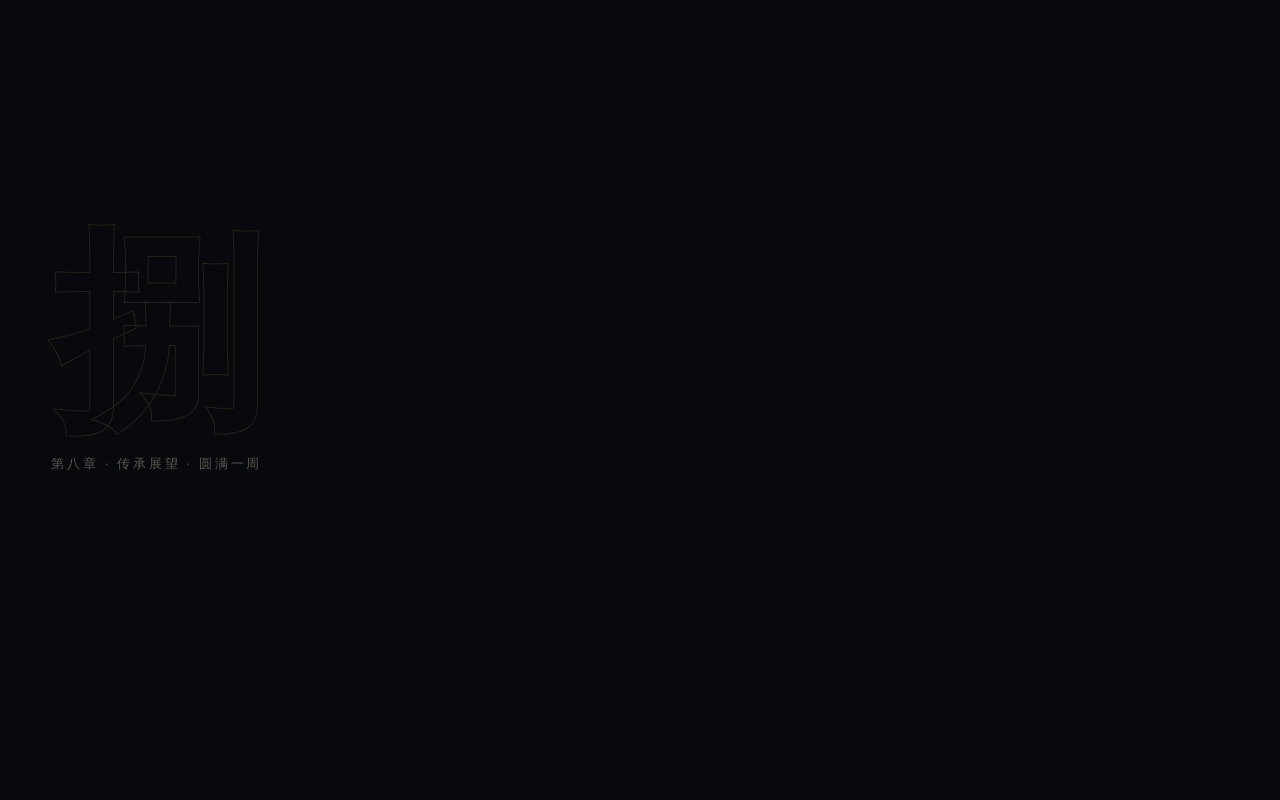
<file: index（8.16）.html>
<!DOCTYPE html>
<html lang="zh-CN">
<head>
<meta charset="UTF-8">
<meta name="viewport" content="width=device-width, initial-scale=1.0">
<title>靖西壮族绣球 · 十二瓣文化长卷</title>
<meta name="description" content="以十二瓣立体绣球为视觉主体，滚动即旋转，讲述壮族绣球起源、婚嫁习俗、非遗工艺、三月三节庆、刺绣纹样、现代文创与文旅传承的文化长卷。">
<meta name="keywords" content="靖西绣球,壮族绣球,非物质文化遗产,三月三,壮族文化,十二瓣绣球">
<meta name="theme-color" content="#120a10">
<style>
    :root{
        --rose:#D82880;
        --gold:#D4AF37;
        --red:#FF3A3A;
        --yellow:#FFD02F;
        --cyan:#00C2D1;
        --tassel:#C41E70;
        --blue:#00A8BB;
        --pearl:#FFF8F8;
    }
    *{margin:0;padding:0;box-sizing:border-box}
    html{scroll-behavior:auto}
    body{
        font-family:'Noto Serif SC','PingFang SC','Microsoft YaHei','STKaiti',serif;
        background:#120a10;
        color:#f3e9e6;
        overflow-x:hidden;
    }
    .font-calligraphy{font-family:'STKaiti','KaiTi','Kaiti SC','KaiTi_GB2312',serif}
    .ic{width:1em;height:1em;display:inline-block;vertical-align:-0.125em}
    .bg-pattern{position:absolute;top:0;right:0;bottom:0;left:0;width:100%;height:100%;opacity:.10}
    .brand-row{display:flex;align-items:center;gap:12px}
    .brand-badge{width:40px;height:40px;border-radius:9999px;display:flex;align-items:center;justify-content:center;font-size:18px;flex:none;box-shadow:0 8px 18px rgba(0,0,0,.45)}
    .brand-title{font-size:clamp(18px,1.6vw,24px);color:#fdeecb;letter-spacing:.08em}
    .brand-sub{font-size:11px;color:rgba(243,224,160,.5);letter-spacing:.3em;margin-top:2px}
    .mobile-title{font-size:18px;color:#fdeecb}
    @media (min-width:768px){.top-label{display:inline}}
    ::-webkit-scrollbar{width:6px}
    ::-webkit-scrollbar-track{background:#160b12}
    ::-webkit-scrollbar-thumb{background:rgba(212,175,55,.35);border-radius:4px}
    ::-webkit-scrollbar-thumb:hover{background:rgba(212,175,55,.7)}

    /* ---------- 背景 ---------- */
    #bg{position:fixed;top:0;right:0;bottom:0;left:0;z-index:0;pointer-events:none}
    #bg .vignette{
        position:absolute;top:0;right:0;bottom:0;left:0;
        background:
            radial-gradient(ellipse at 50% 40%, rgba(216,40,128,.14), transparent 58%),
            radial-gradient(ellipse at 50% 115%, rgba(0,168,187,.12), transparent 52%),
            linear-gradient(180deg,#190c14,#120a10 50%,#0d070c);
    }
    #bg .grain{
        position:absolute;top:0;right:0;bottom:0;left:0;opacity:.55;mix-blend-mode:overlay;
        background-image:repeating-linear-gradient(0deg, rgba(255,255,255,.02) 0 1px, transparent 1px 3px),
            repeating-linear-gradient(90deg, rgba(255,255,255,.018) 0 1px, transparent 1px 3px);
    }

    /* ---------- 长卷章节 ---------- */
    #sections{position:relative;z-index:10}
    .sec{position:relative;height:100vh;pointer-events:none}
    .sec .num{
        position:absolute;left:4vw;top:50%;transform:translateY(-50%);
        font-size:clamp(130px,24vh,280px);font-weight:700;line-height:1;
        color:transparent;-webkit-text-stroke:1px rgba(212,175,55,.16);
        font-family:'Ma Shan Zheng',cursive;user-select:none;
    }
    .sec .label{
        position:absolute;left:calc(4vw + 96px);top:50%;transform:translateY(-50%);
        writing-mode:vertical-rl;letter-spacing:.45em;color:rgba(243,233,230,.3);
        font-size:13px;text-transform:uppercase;user-select:none;
    }

    /* ---------- 3D 舞台 ---------- */
    #stage{
        position:fixed;top:0;right:0;bottom:0;left:0;z-index:20;display:flex;align-items:center;justify-content:center;
        pointer-events:none;
    }
    #modelCanvas{
        width:min(560px,74vmin);height:min(680px,90vmin);
        display:block;cursor:grab;touch-action:pan-y;pointer-events:auto;
        transition:width .7s cubic-bezier(.2,.8,.2,1),height .7s cubic-bezier(.2,.8,.2,1),filter .7s ease;
    }
    #modelCanvas.dragging{cursor:grabbing}
    #themeBlend{
        --ripple-a:#8f1228;--ripple-b:#08a9d4;
        position:absolute;left:50%;top:50%;z-index:4;pointer-events:none;
        width:min(560px,74vmin);height:min(560px,74vmin);transform:translate(-50%,-50%);
    }
    .theme-ripple{
        position:absolute;left:50%;top:50%;width:76%;aspect-ratio:1;border-radius:50%;
        transform:translate(-50%,-50%) scale(1);opacity:0;will-change:transform,opacity;
        border:2px solid var(--ripple-a);box-shadow:0 0 18px color-mix(in srgb,var(--ripple-a) 58%,transparent),inset 0 0 14px color-mix(in srgb,var(--ripple-a) 34%,transparent);
    }
    .theme-ripple.ripple-b{
        border-color:var(--ripple-b);box-shadow:0 0 18px color-mix(in srgb,var(--ripple-b) 58%,transparent),inset 0 0 14px color-mix(in srgb,var(--ripple-b) 34%,transparent);
    }
    #themeBlend.playing .ripple-a{animation:themeRippleOut 1.5s cubic-bezier(.72,0,.18,1) both}
    #themeBlend.playing .ripple-b{animation:themeRippleOut 1.28s .22s cubic-bezier(.72,0,.18,1) both}
    @keyframes themeRippleOut{
        0%{opacity:0;transform:translate(-50%,-50%) scale(1)}
        13%{opacity:.72}
        52%{opacity:.42}
        100%{opacity:0;transform:translate(-50%,-50%) scale(1.58)}
    }
    #glow{
        position:absolute;left:50%;top:50%;width:min(620px,82vmin);height:min(620px,82vmin);
        margin:calc(min(620px,82vmin) / -2) 0 0 calc(min(620px,82vmin) / -2);
        border-radius:50%;pointer-events:none;opacity:0;transition:opacity .6s ease;
        background:radial-gradient(circle, rgba(255,208,47,.38), rgba(216,40,128,.22) 45%, transparent 70%);
        filter:blur(10px);
    }

    /* ---------- 右侧文化卡片 ---------- */
    #panel{
        position:fixed;right:3vw;top:50%;transform:translateY(-50%);z-index:40;
        width:410px;max-width:38vw;height:470px;max-height:64vh;pointer-events:none;
    }
    .panel-card{
        position:absolute;top:0;right:0;bottom:0;left:0;border-radius:18px;
        background:rgba(28,14,24,.86);
        border:1px solid rgba(212,175,55,.38);
        box-shadow:0 18px 50px rgba(0,0,0,.55), inset 0 0 40px rgba(216,40,128,.05);
        padding:26px 28px;opacity:0;transform:translateX(34px);
        transition:none;
        display:flex;flex-direction:column;pointer-events:none;
    }
    body.anim .panel-card{transition:opacity .55s ease, transform .55s ease}
    .panel-card.on{opacity:1;transform:none;pointer-events:auto}
    .panel-card .chip{
        display:inline-flex;align-items:center;gap:8px;
        font-size:12px;letter-spacing:.2em;color:var(--yellow);
        border:1px solid rgba(255,208,47,.35);background:rgba(255,208,47,.08);
        padding:5px 12px;border-radius:999px;align-self:flex-start;
    }
    .panel-card h2{
        font-size:clamp(24px,2.2vw,30px);color:#ffe9c2;margin-top:14px;
        text-shadow:0 0 18px rgba(216,40,128,.35);
    }
    .panel-card .sub{font-size:12px;color:rgba(243,233,230,.5);margin-top:4px;letter-spacing:.12em}
    .panel-card .divider{height:1px;margin:16px 0;background:linear-gradient(90deg,var(--gold),transparent)}
    .panel-card .body{
        flex:1;overflow-y:auto;font-size:14.5px;line-height:1.95;color:rgba(243,233,230,.88);
        text-align:justify;padding-right:4px;
    }
    .panel-card .body::-webkit-scrollbar{width:3px}
    .panel-card .hint{
        margin-top:14px;font-size:12.5px;color:rgba(212,175,55,.8);
        display:flex;align-items:center;gap:8px;letter-spacing:.08em;
    }
    .panel-card .hint i{animation:bob 1.6s ease-in-out infinite}
    @keyframes bob{0%,100%{transform:translateY(0)}50%{transform:translateY(4px)}}

    /* ---------- 顶部与底部指示 ---------- */
    #header{
        position:fixed;top:0;left:0;right:0;z-index:50;
        display:flex;justify-content:space-between;align-items:center;
        padding:18px 3vw;pointer-events:none;
    }
    #header .brand{pointer-events:none}
    #header .actions{display:flex;gap:10px;pointer-events:auto}
    #petalNavigator{
        position:absolute;left:50%;top:13px;transform:translateX(-50%);z-index:2;
        width:min(430px,35vw);padding:8px 14px 10px;border-radius:16px;
        background:linear-gradient(180deg,rgba(79,12,39,.88),rgba(30,10,23,.78));
        border:1px solid rgba(255,196,49,.38);box-shadow:0 12px 30px rgba(0,0,0,.28),inset 0 1px rgba(255,255,255,.06);
        backdrop-filter:blur(14px);pointer-events:auto;transition:border-color .3s ease,box-shadow .3s ease;
    }
    #petalNavigator.interacting{border-color:rgba(255,208,47,.8);box-shadow:0 12px 34px rgba(0,0,0,.34),0 0 22px rgba(216,40,128,.2)}
    .petal-nav-meta{display:flex;align-items:center;justify-content:space-between;margin-bottom:7px;font-size:10px;letter-spacing:.18em;color:rgba(255,236,197,.58)}
    #petalNavLabel{font-weight:400;color:#ffd75a;letter-spacing:.12em}
    #petalTrack{position:relative;display:grid;grid-template-columns:repeat(6,1fr);gap:8px;cursor:ew-resize}
    #petalTrack::before{content:'';position:absolute;left:2%;right:2%;top:50%;height:1px;background:linear-gradient(90deg,transparent,rgba(255,208,47,.6),transparent);pointer-events:none}
    .petal-stop{
        position:relative;z-index:1;width:100%;height:14px;padding:0;border:0;background:transparent;cursor:ew-resize;
    }
    .petal-stop::before{
        content:'';position:absolute;left:50%;top:50%;width:7px;height:7px;border-radius:50%;
        transform:translate(-50%,-50%);background:#391423;border:1px solid rgba(255,208,47,.78);
        transition:transform .22s ease,background .22s ease,box-shadow .22s ease;
    }
    .petal-stop:hover::before,.petal-stop.on::before,.petal-stop:focus-visible::before{
        transform:translate(-50%,-50%) scale(1.55);background:var(--stop-color,var(--rose));box-shadow:0 0 0 3px rgba(255,208,47,.15),0 0 12px rgba(255,74,144,.9);
    }
    .petal-stop:focus-visible{outline:1px solid #ffd75a;outline-offset:2px;border-radius:6px}
    .btn-glass{
        display:inline-flex;align-items:center;gap:8px;cursor:pointer;
        background:rgba(22,12,19,.7);border:1px solid rgba(212,175,55,.35);
        color:#f0d9a8;border-radius:12px;padding:9px 14px;font-size:13px;
        transition:all .25s ease;
    }
    .btn-glass:hover{background:rgba(216,40,128,.22);border-color:var(--gold);color:#fff}
    a.btn-glass{text-decoration:none}

    #dots{
        position:fixed;left:50%;bottom:4vh;transform:translateX(-50%);z-index:40;
        display:flex;gap:11px;align-items:center;
        background:rgba(22,12,19,.55);padding:9px 16px;border-radius:999px;
        border:1px solid rgba(212,175,55,.18);
    }
    .dot{width:9px;height:9px;border-radius:50%;border:1px solid var(--gold);opacity:.45;transition:all .35s ease}
    .dot.on{background:var(--rose);opacity:1;transform:scale(1.4);box-shadow:0 0 10px rgba(216,40,128,.9)}
    #scrollHint{
        position:fixed;left:50%;bottom:12vh;transform:translateX(-50%);z-index:40;
        color:rgba(255,248,248,.75);font-size:13px;letter-spacing:.3em;text-align:center;
        opacity:0;transition:opacity .6s ease;pointer-events:none;
    }
    #scrollHint.show{opacity:1}
    #scrollHint .mouse{
        width:22px;height:34px;margin:0 auto 8px;border:1.5px solid rgba(255,248,248,.7);
        border-radius:12px;position:relative;
    }
    #scrollHint .mouse::after{
        content:'';position:absolute;left:50%;top:6px;width:3px;height:7px;border-radius:3px;
        background:var(--gold);transform:translateX(-50%);animation:wheel 1.6s ease-in-out infinite;
    }
    @keyframes wheel{0%{opacity:1;transform:translate(-50%,0)}100%{opacity:0;transform:translate(-50%,10px)}}

    #mobileBar{
        position:fixed;left:0;right:0;bottom:0;z-index:45;display:none;
        background:rgba(22,12,19,.9);border-top:1px solid rgba(212,175,55,.3);
        padding:14px 18px;text-align:center;
    }
    @media (max-width:1023px){
        #panel{display:none}
        #mobileBar{display:block}
    }
    @media (max-width:1180px){#petalNavigator{display:none}}
    @media (max-width:640px){
        #modelCanvas{width:84vmin;height:104vmin}
        #themeBlend{width:84vmin;height:84vmin}
        .sec .num{left:2vw}
        .sec .label{left:calc(2vw + 62px)}
    }

    /* ---------- 沉浸赏球模式 ---------- */
    #exitImmersion{
        position:fixed;right:3vw;top:3vh;z-index:90;opacity:0;pointer-events:none;
        transform:translateY(-10px);transition:opacity .35s ease,transform .35s ease;
    }
    #exitImmersion .btn-glass{background:rgba(12,7,13,.68);backdrop-filter:blur(12px)}
    #header,#panel,#dots,#scrollHint,#mobileBar,#sections,#burst{transition:opacity .42s ease}
    body.immersive{overflow:hidden}
    body.immersive #header,
    body.immersive #panel,
    body.immersive #dots,
    body.immersive #scrollHint,
    body.immersive #mobileBar,
    body.immersive #sections,
    body.immersive #burst{opacity:0!important;pointer-events:none!important}
    body.immersive #stage{z-index:70;pointer-events:auto}
    body.immersive #modelCanvas{width:min(840px,92vmin);height:min(840px,92vmin);filter:drop-shadow(0 30px 34px rgba(0,0,0,.46))}
    body.immersive #themeBlend{width:min(840px,92vmin);height:min(840px,92vmin)}
    body.immersive #glow{opacity:.82!important;transform:scale(1.38);transition:transform .7s ease}
    body.immersive #exitImmersion{opacity:1;pointer-events:auto;transform:none}
    @media (max-width:640px){
        #exitImmersion{right:18px;top:18px}
        #exitImmersion .btn-glass{padding:9px 12px}
    }

    /* ---------- 收尾全屏特效 ---------- */
    #burst{position:fixed;top:0;right:0;bottom:0;left:0;z-index:60;pointer-events:none;opacity:0;transition:none}
    body.anim #burst{transition:opacity .7s ease}
    #burst.show{opacity:1}
    .ring{
        position:absolute;left:50%;top:50%;width:78vmin;height:78vmin;
        margin:-39vmin 0 0 -39vmin;border-radius:50%;
        border:2px solid rgba(212,175,55,.75);
        box-shadow:0 0 30px rgba(212,175,55,.35), inset 0 0 40px rgba(216,40,128,.25);
        animation:ringPulse 2.6s ease-out infinite;
    }
    .ring.r2{animation-delay:.85s}.ring.r3{animation-delay:1.7s}
    @keyframes ringPulse{
        0%{transform:scale(.32);opacity:.95}
        100%{transform:scale(1.22);opacity:0}
    }
    #burst .burst-text{
        position:absolute;left:50%;top:52%;transform:translate(-50%,-50%);
        text-align:center;font-family:'Ma Shan Zheng',cursive;
        color:var(--yellow);text-shadow:0 0 24px rgba(255,208,47,.75),0 0 60px rgba(216,40,128,.6);
        font-size:clamp(34px,5vw,58px);letter-spacing:.18em;animation:burstIn 1.4s ease both;
    }
    #burst .burst-sub{
        position:absolute;left:50%;top:calc(52% + 58px);transform:translateX(-50%);
        font-size:14px;letter-spacing:.5em;color:rgba(243,233,230,.8);
        text-shadow:0 0 12px rgba(0,0,0,.6);animation:burstIn 1.4s .35s ease both;
    }
    @keyframes burstIn{0%{opacity:0;transform:translate(-50%,16px) scale(.9)}100%{opacity:1;transform:translate(-50%,0) scale(1)}}
    @keyframes burstInSub{0%{opacity:0;transform:translateX(-50%) translateY(12px)}100%{opacity:1;transform:translateX(-50%) translateY(0)}}
    #burst .burst-sub{animation:burstInSub 1.4s .35s ease both}
    .spark{
        position:absolute;width:5px;height:5px;border-radius:50%;background:var(--yellow);
        box-shadow:0 0 10px var(--yellow),0 0 22px var(--rose);
        animation:sparkFloat 3.2s ease-in-out infinite;
    }
    @keyframes sparkFloat{
        0%{transform:translate(0,0);opacity:0}
        15%{opacity:1}
        100%{transform:translate(var(--dx), var(--dy));opacity:0}
    }

    /* ========== 浅色数字博物馆视觉 ========== */
    :root{
        --museum-red:#7f1f28;
        --museum-red-dark:#54161c;
        --museum-ink:#312a27;
        --museum-muted:#7e746d;
        --museum-paper:#f3efe7;
        --museum-card:#fffdf8;
        --museum-line:#d8cdbd;
        --museum-gold:#ad8b46;
    }
    body{background:var(--museum-paper);color:var(--museum-ink)}
    ::-webkit-scrollbar-track{background:#eee8de}
    ::-webkit-scrollbar-thumb{background:rgba(127,31,40,.32)}
    ::-webkit-scrollbar-thumb:hover{background:rgba(127,31,40,.6)}
    #bg .vignette{
        background:
            radial-gradient(ellipse at 49% 43%,rgba(255,255,255,.98),rgba(255,253,248,.82) 34%,transparent 63%),
            radial-gradient(ellipse at 48% 112%,rgba(173,139,70,.09),transparent 52%),
            linear-gradient(180deg,#f8f5ee,#f1ece3 58%,#eae3d9);
    }
    #bg .grain{opacity:.22;mix-blend-mode:multiply;background-image:repeating-linear-gradient(0deg,rgba(88,65,51,.025) 0 1px,transparent 1px 4px)}
    .bg-pattern{opacity:.035}

    #header{
        height:84px;padding:0 3vw;background:rgba(255,253,248,.94);
        border-bottom:1px solid rgba(127,31,40,.14);box-shadow:0 8px 28px rgba(77,50,35,.07);
        backdrop-filter:blur(16px);
    }
    #header::after{content:'';position:absolute;left:0;right:0;bottom:-3px;height:2px;background:linear-gradient(90deg,transparent 3%,var(--museum-red) 18%,var(--museum-red) 82%,transparent 97%);opacity:.72}
    #header .brand-badge{
        width:44px;height:44px;border-radius:4px!important;background:var(--museum-red)!important;
        color:#f5dfaa!important;box-shadow:none;transform:rotate(45deg);
    }
    #header .brand-badge .ic{transform:rotate(-45deg);font-size:17px}
    .brand-title{font-size:26px;color:var(--museum-red-dark);letter-spacing:.18em;line-height:1.1}
    .brand-sub{font-size:11px;color:#94867c;letter-spacing:.34em;margin-top:6px}

    #museumNav{
        position:absolute;left:50%;top:0;height:84px;transform:translateX(-50%);
        display:flex;align-items:center;gap:clamp(15px,1.55vw,28px);pointer-events:auto;white-space:nowrap;
    }
    #museumNav a{
        position:relative;color:#51443e;text-decoration:none;font-size:15px;letter-spacing:.08em;
        padding:32px 0 29px;transition:color .25s ease;
    }
    #museumNav a::after{content:'';position:absolute;left:50%;right:50%;bottom:0;height:3px;background:var(--museum-red);transition:left .25s ease,right .25s ease}
    #museumNav a:hover,#museumNav a.on{color:var(--museum-red)}
    #museumNav a:hover::after,#museumNav a.on::after{left:0;right:0}

    #petalNavigator{
        position:fixed;top:98px;left:50%;width:min(640px,48vw);padding:11px 20px 13px;
        background:rgba(255,253,248,.9);border:1px solid rgba(127,31,40,.17);border-radius:2px;
        box-shadow:0 10px 28px rgba(83,56,40,.08);backdrop-filter:blur(12px);
    }
    #petalNavigator.interacting{border-color:rgba(127,31,40,.48);box-shadow:0 12px 30px rgba(83,56,40,.12)}
    .petal-nav-meta{color:#8e8178;margin-bottom:9px;font-size:12px;letter-spacing:.13em}
    #petalNavLabel{color:var(--museum-red);font-weight:500}
    #petalTrack::before{background:linear-gradient(90deg,transparent,rgba(127,31,40,.4),transparent)}
    .petal-stop{height:18px}
    .petal-stop::before{width:9px;height:9px;background:#fffaf1;border-color:rgba(127,31,40,.65)}
    .petal-stop:hover::before,.petal-stop.on::before,.petal-stop:focus-visible::before{box-shadow:0 0 0 3px rgba(127,31,40,.08),0 0 10px rgba(127,31,40,.28)}

    .btn-glass,#exitImmersion .btn-glass{
        background:#fffdf8;border:1px solid #cfc2b1;color:var(--museum-red-dark);
        border-radius:2px;box-shadow:none;backdrop-filter:none;font-size:14px;padding:11px 16px;
    }
    .btn-glass:hover{background:var(--museum-red);border-color:var(--museum-red);color:#fffaf2}

    .sec .num{-webkit-text-stroke:1px rgba(127,31,40,.12);color:transparent}
    .sec .label{color:rgba(78,57,48,.38)}
    #glow{background:radial-gradient(circle,rgba(255,255,255,.94),rgba(216,184,111,.18) 44%,transparent 72%);filter:blur(14px)}

    #panel{width:380px;max-width:32vw;height:448px;max-height:62vh}
    .panel-card{
        border-radius:3px;background:rgba(255,253,248,.96);border:1px solid var(--museum-line);
        box-shadow:0 22px 55px rgba(82,55,39,.11);padding:30px 32px;
    }
    .panel-card::before{content:'';position:absolute;left:10px;right:10px;top:10px;bottom:10px;border:1px solid rgba(127,31,40,.08);pointer-events:none}
    .panel-card .chip{color:var(--museum-red);border-color:rgba(127,31,40,.24);background:rgba(127,31,40,.04);border-radius:2px}
    .panel-card h2{color:var(--museum-red-dark);text-shadow:none;font-size:clamp(25px,2.2vw,31px)}
    .panel-card .sub{color:#94877e}
    .panel-card .divider{background:linear-gradient(90deg,var(--museum-red),rgba(127,31,40,.08),transparent)}
    .panel-card .body{color:#493e38;line-height:2;font-size:14px}
    .panel-card .hint{color:#936f36}

    #dots{background:rgba(255,253,248,.92);border-color:#d4c7b5;border-radius:2px;box-shadow:0 8px 24px rgba(80,52,36,.08)}
    .dot{border-color:var(--museum-red);opacity:.36}
    .dot.on{background:var(--museum-red);box-shadow:0 0 0 3px rgba(127,31,40,.1);opacity:1}
    #scrollHint{color:#675950}
    #scrollHint .mouse{border-color:#88796f}
    #scrollHint .mouse::after{background:var(--museum-red)}
    #mobileBar{background:rgba(255,253,248,.96);border-top-color:#d4c7b5;color:var(--museum-red-dark)}

    #burst .burst-text{color:var(--museum-red);text-shadow:0 0 30px rgba(255,255,255,.95);}
    #burst .burst-sub{color:#695b52;text-shadow:none}
    .ring{border-color:rgba(127,31,40,.38);box-shadow:0 0 30px rgba(127,31,40,.08),inset 0 0 40px rgba(173,139,70,.08)}
    .spark{background:var(--museum-red);box-shadow:0 0 10px rgba(127,31,40,.35)}

    @media (max-width:1280px){
        #museumNav{gap:14px}
        #museumNav a{font-size:13px}
    }
    @media (max-width:1180px){
        #museumNav{display:none}
        #petalNavigator{display:block;width:min(640px,64vw)}
    }
    @media (max-width:760px){
        #header{height:72px}
        #header .brand-badge{width:38px;height:38px}
        .brand-title{font-size:21px}
        .brand-sub{display:none}
        #petalNavigator{top:84px;width:90vw}
        #header .actions{gap:6px}
        .btn-glass{padding:8px 10px}
    }
    @media (max-width:640px){
        #header{padding:0 18px}
        #petalNavigator{display:none}
        #header .actions{display:none}
        #dots{display:none}
        .mobile-title{color:var(--museum-red-dark)}
    }

    /* ========== 主页 2.0：彩色光影与极简章节入口 ========== */
    #bg .vignette{
        background:
            radial-gradient(circle at 12% 22%,rgba(139,36,49,.16),transparent 28%),
            radial-gradient(circle at 88% 26%,rgba(36,125,128,.13),transparent 30%),
            radial-gradient(circle at 73% 84%,rgba(221,147,66,.15),transparent 32%),
            radial-gradient(circle at 26% 80%,rgba(117,77,139,.10),transparent 30%),
            radial-gradient(ellipse at 50% 43%,rgba(255,255,255,.98),rgba(255,252,243,.76) 37%,transparent 68%),
            linear-gradient(145deg,#f4e9df 0%,#f7f2e9 36%,#e9f0eb 69%,#f3e7dc 100%);
    }
    #bg .grain{opacity:.28}
    .bg-pattern{opacity:.052;filter:saturate(.8)}
    #stage{isolation:isolate}
    #stage::before{
        content:'';position:absolute;left:50%;top:50%;width:min(720px,88vmin);height:min(720px,88vmin);
        transform:translate(-50%,-50%);border-radius:50%;z-index:0;pointer-events:none;
        background:
            radial-gradient(circle at 39% 30%,rgba(255,255,255,.98),rgba(255,249,229,.72) 23%,transparent 49%),
            conic-gradient(from 215deg,rgba(136,38,49,.10),rgba(220,165,74,.16),rgba(43,128,127,.10),rgba(136,38,49,.10));
        filter:blur(8px);box-shadow:0 0 0 1px rgba(255,255,255,.5),0 34px 90px rgba(88,59,39,.12);
    }
    #stage::after{
        content:'';position:absolute;left:50%;top:70%;width:min(420px,52vmin);height:70px;
        transform:translateX(-50%);border-radius:50%;z-index:1;pointer-events:none;
        background:radial-gradient(ellipse,rgba(78,47,32,.2),rgba(127,31,40,.08) 38%,transparent 72%);filter:blur(14px);
    }
    #glow{z-index:1;background:radial-gradient(circle,rgba(255,255,255,.92),rgba(243,197,101,.26) 34%,rgba(58,143,138,.11) 54%,transparent 72%)}
    #modelCanvas{position:relative;z-index:3;filter:drop-shadow(0 26px 24px rgba(67,42,30,.2)) drop-shadow(0 4px 8px rgba(127,31,40,.12))}
    body.immersive #modelCanvas{filter:drop-shadow(0 34px 32px rgba(67,42,30,.26))}

    #panel{width:360px;max-width:30vw;height:250px;max-height:none}
    .panel-card{
        padding:0;border-radius:4px;overflow:hidden;
        background:linear-gradient(145deg,rgba(255,254,250,.97),rgba(251,246,237,.94));
        border:1px solid rgba(127,31,40,.2);box-shadow:0 28px 70px rgba(72,43,29,.15),0 4px 12px rgba(127,31,40,.06);
    }
    .panel-card::before{left:9px;right:9px;top:9px;bottom:9px;border-color:rgba(127,31,40,.1)}
    .chapter-link{
        position:relative;z-index:1;width:100%;height:100%;padding:34px;
        display:flex;align-items:center;justify-content:space-between;gap:24px;
        color:var(--museum-red-dark);text-decoration:none;
        background:
            radial-gradient(circle at 96% 8%,rgba(173,139,70,.16),transparent 38%),
            linear-gradient(135deg,transparent 52%,rgba(127,31,40,.035));
        transition:background .35s ease,color .35s ease;
    }
    .chapter-link::before{content:'';position:absolute;left:34px;top:29px;width:38px;height:2px;background:var(--museum-red);opacity:.75}
    .chapter-link h2{
        max-width:250px;margin:0!important;color:inherit!important;font-size:clamp(36px,3.3vw,48px)!important;
        line-height:1.24;letter-spacing:.06em;text-shadow:none!important;
    }
    .chapter-arrow{
        flex:none;width:46px;height:46px;border:1px solid rgba(127,31,40,.32);border-radius:50%;
        display:flex;align-items:center;justify-content:center;font-size:23px;transition:transform .35s ease,background .35s ease,color .35s ease;
    }
    .chapter-link:hover{color:#fffaf2;background:linear-gradient(135deg,var(--museum-red),#9d3c40)}
    .chapter-link:hover::before{background:#e7c984}
    .chapter-link:hover .chapter-arrow{transform:translate(4px,-4px);background:#fffaf2;color:var(--museum-red);border-color:#fffaf2}
    .chapter-link:focus-visible{outline:3px solid rgba(127,31,40,.25);outline-offset:-5px}

    @media (max-width:1180px){#panel{max-width:34vw}}

    /* ========== 暗色五彩展厅 ========== */
    body{background:#08090d;color:#f4eadf}
    #bg .vignette{
        background:
            radial-gradient(circle at 8% 18%,rgba(192,43,75,.38),transparent 30%),
            radial-gradient(circle at 92% 20%,rgba(24,139,142,.32),transparent 31%),
            radial-gradient(circle at 76% 86%,rgba(213,125,40,.3),transparent 34%),
            radial-gradient(circle at 22% 82%,rgba(104,57,151,.34),transparent 34%),
            radial-gradient(circle at 54% 18%,rgba(41,77,152,.25),transparent 27%),
            radial-gradient(ellipse at 50% 47%,rgba(28,24,31,.28),rgba(9,10,14,.76) 62%,rgba(5,6,9,.96) 100%),
            linear-gradient(145deg,#160b12,#080b10 50%,#110b13);
        background-size:118% 118%;animation:auroraDrift 16s ease-in-out infinite alternate;
    }
    @keyframes auroraDrift{
        0%{background-position:0% 0%,100% 0%,100% 100%,0% 100%,50% 0%,50% 50%,50% 50%}
        100%{background-position:5% 4%,95% 6%,93% 94%,7% 92%,58% 6%,50% 50%,50% 50%}
    }
    #bg .grain{opacity:.48;mix-blend-mode:overlay;background-image:repeating-linear-gradient(0deg,rgba(255,255,255,.025) 0 1px,transparent 1px 4px),repeating-linear-gradient(90deg,rgba(255,255,255,.014) 0 1px,transparent 1px 5px)}
    .bg-pattern{opacity:.075;filter:saturate(1.2)}
    #stage::before{
        background:
            radial-gradient(circle at 42% 34%,rgba(255,250,228,.27),rgba(226,176,82,.13) 24%,transparent 51%),
            conic-gradient(from 210deg,rgba(185,43,75,.2),rgba(225,157,62,.18),rgba(34,148,145,.18),rgba(72,80,164,.16),rgba(185,43,75,.2));
        box-shadow:0 0 0 1px rgba(255,255,255,.05),0 40px 110px rgba(0,0,0,.38);filter:blur(10px);
    }
    #stage::after{background:radial-gradient(ellipse,rgba(0,0,0,.48),rgba(138,41,57,.12) 42%,transparent 72%)}
    #glow{background:radial-gradient(circle,rgba(255,248,218,.34),rgba(231,171,66,.2) 34%,rgba(27,139,139,.13) 54%,transparent 73%)}
    #modelCanvas{filter:drop-shadow(0 32px 30px rgba(0,0,0,.46)) drop-shadow(0 0 18px rgba(243,190,88,.13))}

    #header{background:rgba(10,10,14,.78);border-bottom-color:rgba(229,194,124,.18);box-shadow:0 10px 34px rgba(0,0,0,.25)}
    #header::after{background:linear-gradient(90deg,transparent 3%,#8e2634 18%,#c79b4a 50%,#257f83 82%,transparent 97%);opacity:.72}
    .brand-title{color:#fff1da}.brand-sub{color:rgba(245,225,199,.5)}
    #museumNav a{color:rgba(244,232,217,.76)}
    #museumNav a:hover,#museumNav a.on{color:#ffe4aa}
    #museumNav a::after{background:linear-gradient(90deg,#a52f47,#d6a957,#3a9998)}
    .btn-glass,#exitImmersion .btn-glass{background:rgba(19,17,23,.72);border-color:rgba(229,194,124,.32);color:#f6e7ce;backdrop-filter:blur(12px)}
    .btn-glass:hover{background:rgba(127,31,40,.82);border-color:#d9b66b;color:#fff}
    #petalNavigator{background:rgba(12,12,17,.66);border-color:rgba(229,194,124,.2);box-shadow:0 16px 40px rgba(0,0,0,.27);backdrop-filter:blur(18px) saturate(1.15)}
    #petalNavigator.interacting{border-color:rgba(229,194,124,.5);box-shadow:0 16px 44px rgba(0,0,0,.34),0 0 28px rgba(40,134,135,.08)}
    .petal-nav-meta{color:rgba(244,231,212,.54)}#petalNavLabel{color:#f1cc7d}
    #petalTrack::before{background:linear-gradient(90deg,transparent,rgba(229,194,124,.5),transparent)}
    .petal-stop::before{background:#17131a;border-color:rgba(229,194,124,.72)}

    .sec .num{-webkit-text-stroke:1px rgba(242,199,119,.13)}
    .sec .label{color:rgba(247,230,205,.35)}
    #scrollHint{color:rgba(244,229,208,.58)}
    #scrollHint .mouse{border-color:rgba(244,229,208,.58)}
    #scrollHint .mouse::after{background:#d7ad61}
    #dots{background:rgba(12,12,17,.64);border-color:rgba(229,194,124,.2);box-shadow:0 12px 32px rgba(0,0,0,.28);backdrop-filter:blur(12px)}
    .dot{border-color:#d9b261}.dot.on{background:#a92e49;box-shadow:0 0 0 3px rgba(226,176,82,.14),0 0 12px rgba(180,44,76,.52)}
    #mobileBar{background:rgba(10,10,14,.92);border-top-color:rgba(229,194,124,.2)}
    .mobile-title{color:#f4dcae}

    .panel-card{
        background:
            radial-gradient(circle at 90% 18%,rgba(216,145,55,.1),transparent 42%),
            radial-gradient(circle at 8% 92%,rgba(35,137,139,.08),transparent 48%),
            linear-gradient(145deg,rgba(17,15,22,.38),rgba(11,14,19,.14));
        border-color:rgba(241,211,151,.035);
        box-shadow:0 30px 80px rgba(0,0,0,.23),inset 0 1px rgba(255,255,255,.025);
        backdrop-filter:blur(18px) saturate(1.14);
    }
    .panel-card::before{border-color:rgba(241,211,151,.025)}
    .chapter-link{
        color:#fff0d5;background:
            radial-gradient(circle at 96% 8%,rgba(227,164,67,.16),transparent 37%),
            radial-gradient(circle at 12% 92%,rgba(37,139,139,.13),transparent 42%),
            linear-gradient(135deg,rgba(150,39,61,.055),rgba(14,13,19,.06));
        text-shadow:0 6px 24px rgba(0,0,0,.32);
    }
    .chapter-link::before{background:linear-gradient(90deg,#c43e55,#dda74d,#3d9998)}
    .chapter-arrow{border-color:rgba(244,216,157,.34);color:#f1d395;background:rgba(255,255,255,.025)}
    .chapter-link:hover{color:#fff8e8;background:linear-gradient(135deg,rgba(136,33,53,.78),rgba(19,82,84,.62))}
    .chapter-link:hover::before{background:#f2cd7d}
    .chapter-link:hover .chapter-arrow{background:#f6e3b6;color:#6b2028;border-color:#f6e3b6}

    #burst .burst-text{color:#f1c86d;text-shadow:0 0 24px rgba(225,157,62,.42),0 0 70px rgba(164,37,68,.3)}
    #burst .burst-sub{color:rgba(245,229,207,.72)}
    .ring{border-color:rgba(225,173,78,.42);box-shadow:0 0 30px rgba(225,173,78,.15),inset 0 0 45px rgba(41,139,139,.11)}

    /* 章节信息直接融入展厅背景 */
    #panel{width:400px;max-width:32vw;height:210px}
    .panel-card{
        overflow:visible;padding:0;border:0;border-radius:0;
        background:none;box-shadow:none;backdrop-filter:none;
    }
    .panel-card::before{display:none}
    .chapter-link{
        justify-content:flex-end;gap:10px;padding:18px 0;background:none;
        text-shadow:0 7px 28px rgba(0,0,0,.46);
    }
    .chapter-link::before{display:none}
    .chapter-link h2{max-width:300px;text-align:right}
    .chapter-link h2 span{display:block}
    .chapter-link:hover{background:none;color:#fff8e8}
    .chapter-link:hover h2{text-shadow:0 0 28px rgba(229,176,91,.22)!important}
    .chapter-link:focus-visible{outline:1px solid rgba(242,205,125,.55);outline-offset:10px}

    /* 左侧章序：小字置于大字下方 */
    .section-mark{
        position:absolute;left:4vw;top:50%;transform:translateY(-50%);
        display:flex;flex-direction:column;align-items:flex-start;user-select:none;
    }
    .sec .num{
        position:relative;left:auto;top:auto;transform:none;
        font-size:clamp(130px,24vh,280px);
    }
    .sec .label{
        position:relative;left:auto;top:auto;transform:none;margin-top:12px;
        writing-mode:horizontal-tb;letter-spacing:.22em;font-size:13px;white-space:nowrap;
    }
    @media (max-width:640px){
        .section-mark{left:2vw}
        .sec .num{left:auto}
        .sec .label{left:auto;font-size:11px;letter-spacing:.12em}
    }
    @media(prefers-reduced-motion:reduce){#bg .vignette{animation:none}}
</style>
</head>
<body>

<!-- 底层：壮族织锦暗纹背景 -->
<div id="bg">
    <svg class="bg-pattern" aria-hidden="true">
        <defs>
            <pattern id="brocade" width="96" height="96" patternUnits="userSpaceOnUse">
                <rect width="96" height="96" fill="none"/>
                <path d="M48 6 L90 48 L48 90 L6 48 Z" fill="none" stroke="#D4AF37" stroke-width="1.2"/>
                <path d="M48 24 L72 48 L48 72 L24 48 Z" fill="none" stroke="#D82880" stroke-width="1"/>
                <circle cx="48" cy="48" r="3.5" fill="#00A8BB"/>
                <path d="M48 0 L54 10 L48 20 L42 10 Z" fill="#C41E70"/>
                <path d="M0 96 L6 86 L12 96 Z" fill="#FFD02F"/>
            </pattern>
        </defs>
        <rect width="100%" height="100%" fill="url(#brocade)"/>
    </svg>
    <div class="grain"></div>
    <div class="vignette"></div>
</div>

<!-- 长卷章节（由 JS 生成） -->
<main id="sections"></main>

<!-- 3D 绣球舞台 -->
<div id="stage">
    <div id="glow"></div>
    <canvas id="modelCanvas"></canvas>
    <div id="themeBlend" aria-hidden="true"><i class="theme-ripple ripple-a"></i><i class="theme-ripple ripple-b"></i></div>
</div>
<div id="exitImmersion"><button id="btnExitImmersion" class="btn-glass" aria-label="退出赏球模式"><svg class="ic" viewBox="0 0 24 24" fill="none" stroke="currentColor" stroke-width="2" stroke-linecap="round" stroke-linejoin="round" aria-hidden="true"><path d="M15 3h6v6M21 3l-7 7M9 21H3v-6M3 21l7-7"/></svg><span>退出赏球</span></button></div>

<!-- 右侧文化卡片 -->
<aside id="panel"></aside>

<!-- 移动端底部条 -->
<div id="mobileBar"><span id="mobileTitle" class="font-calligraphy mobile-title"></span></div>

<!-- 顶部 -->
<header id="header">
    <div class="brand brand-row">
        <div class="brand-badge" style="background:linear-gradient(135deg,#D4AF37,#aa7c11);color:#2b1a08">
            <svg class="ic" viewBox="0 0 24 24" fill="currentColor" aria-hidden="true"><path d="M6 3h12l4 6-10 12L2 9z"/></svg>
        </div>
        <div>
            <h1 class="font-calligraphy brand-title">靖西绣球</h1>
            <p class="brand-sub">壮族非遗数字展</p>
        </div>
    </div>
    <nav id="museumNav" aria-label="主导航">
        <a href="#sec=0" data-section="0">首页</a>
        <a href="#sec=1" data-section="1">文化源流</a>
        <a href="#sec=2" data-section="2">匠心工艺</a>
        <a href="#sec=3" data-section="3">三月三</a>
        <a href="#sec=4" data-section="4">纹样寓意</a>
        <a href="#sec=6" data-section="6">绣球之乡</a>
        <a href="3d-model.html">数字研析</a>
    </nav>
    <nav id="petalNavigator" aria-label="多样绣球导览">
        <div class="petal-nav-meta"><span>多样绣球 · 横向滑动</span><strong id="petalNavLabel">滑动换球</strong></div>
        <div id="petalTrack"></div>
    </nav>
    <div class="actions">
        <button id="btnAuto" class="btn-glass"><svg class="ic" viewBox="0 0 24 24" fill="currentColor" aria-hidden="true"><path d="M8 5v14l11-7z"/></svg><span>自动演示</span></button>
        <button id="btnTop" class="btn-glass"><svg class="ic" viewBox="0 0 24 24" fill="none" stroke="currentColor" stroke-width="2" stroke-linecap="round" stroke-linejoin="round" aria-hidden="true"><path d="M12 19V5M5 12l7-7 7 7"/></svg><span class="top-label">回顶</span></button>
    </div>
</header>

<!-- 底部进度点 -->
<div id="dots"></div>

<!-- 滚动提示 -->
<div id="scrollHint">
    <div class="mouse"></div>
    向下滚动 · 绣球随页旋转
</div>

<!-- 收尾特效 -->
<div id="burst">
    <div class="ring"></div><div class="ring r2"></div><div class="ring r3"></div>
    <div class="spark" style="left:18%;top:22%;--dx:36px;--dy:52px"></div>
    <div class="spark" style="left:82%;top:18%;--dx:-42px;--dy:60px"></div>
    <div class="spark" style="left:12%;top:70%;--dx:48px;--dy:-44px"></div>
    <div class="spark" style="left:88%;top:66%;--dx:-40px;--dy:-50px"></div>
    <div class="spark" style="left:50%;top:12%;--dx:8px;--dy:46px"></div>
    <div class="spark" style="left:30%;top:86%;--dx:30px;--dy:-30px"></div>
    <div class="spark" style="left:70%;top:88%;--dx:-28px;--dy:-34px"></div>
    <div class="burst-text">圆满一周 · 传承不息</div>
    <div class="burst-sub">愿壮乡祝福，转给世界，也转给下一个千年</div>
</div>

<script src="lib/three.min.js"></script>
<script>
/* ========== 数据：八瓣 × 八章 ========== */
const DATA = [
    {
        n:'壹', title:'绣球起源', sub:'壮族民俗诞生',
        icon:'star',
        body:'绣球，壮族古称“飞砣”，最早源于壮族先民狩猎与作战时的投掷器具，后随岁月流转，演变为青年男女传情达意的信物。宋代文献中已见“绣球”之名。在漫长的农耕时光里，姑娘们把对丰收、平安与美满的祈愿一针一线绣进彩球——抛向心仪之人，也抛向吉祥与春天。'
    },
    {
        n:'贰', title:'抛绣球 · 婚嫁习俗', sub:'一球定情',
        icon:'heart',
        body:'歌圩三月三，壮家姑娘手持彩绣球，于人群之中看定意中人，彩球抛出、后生接住、互赠信物，一段良缘便由此结下。绣球因此成为壮族婚恋文化中最浪漫的信物：五彩绣球抛如意，一抛定终身。在婚礼上，绣球更寓意团圆和美、情比金坚。'
    },
    {
        n:'叁', title:'非遗手工 · 十二瓣缝制工艺', sub:'金边不歪 · 珠串不松',
        icon:'craft',
        body:'一枚十二瓣绣球，要经裁布、贴瓣、刺绣、合缝、镶珠、缀穗六道大工序：十二片大红缎面各自绣上花鸟纹样，以金线锁边包缝，瓣与瓣交汇处缀白珍珠与金珠，底部垂挂渐变琉璃坠与长款玫红流苏，顶部束玫红缎吊绳。全程手工，讲究针脚细密、珠串匀称。壮族绣球制作技艺已被列入非物质文化遗产代表性项目名录。'
    },
    {
        n:'肆', title:'三月三 · 节庆活动', sub:'万人歌海 · 彩球起落',
        icon:'drum',
        body:'农历三月初三，是壮族最盛大的歌圩节。村村寨寨对山歌、抛绣球、跳竹竿舞、吃五色糯米饭，山水之间皆是歌声。绣球是歌圩上最亮眼的风景：万人歌海之中，彩球起落如花雨，是壮族人民最热烈的情感表达，也是春天里最盛大的狂欢。'
    },
    {
        n:'伍', title:'刺绣纹样 · 图腾寓意', sub:'穿在身上的史诗',
        icon:'feather',
        body:'绣球上常见的凤凰、火焰、云纹与缠枝纹，皆有深意：凤凰象征吉祥与和美，火焰寓意热情与生命，青蓝如江水，玫红似木棉，金线则映照太阳的光泽。每一种颜色、每一道纹样，都不是随意为之，而是壮族先民将对自然、祖先与生活的理解织进针脚，成为“穿在身上的史诗”。'
    },
    {
        n:'陆', title:'现代文创 · 绣球新生', sub:'老手艺 × 新设计',
        icon:'gift',
        body:'今天的绣球正走出博物馆：缩小成钥匙扣与胸针，化作城市伴手礼与文创盲盒，登上大型运动会与节庆舞台。老手艺遇上新设计，传统纹样借力新材料与新工艺，让年轻人把“非遗”戴在身上、带回家中，也让千年绣球有了新的呼吸。'
    },
    {
        n:'柒', title:'文旅打卡 · 绣球之乡', sub:'靖西旧州 · 绣球一条街',
        icon:'location',
        body:'广西靖西旧州古镇被誉为“绣球之乡”：家家户户门前挂绣球、摆绣架，鹅泉流水与青石老街之间，绣球作坊与非遗工坊吸引着八方来客。到旧州，看绣娘飞针走线，亲手挑选一枚彩球带走，是许多旅人心中最鲜活的壮乡记忆。'
    },
    {
        n:'捌', title:'传承展望 · 圆满一周', sub:'从村寨到数字屏幕',
        icon:'circle',
        body:'球转一周，四季圆满。从村寨歌圩到数字屏幕，绣球正在被更多人看见与传承：非遗进校园、青年设计师共创、3D 数字化展示……愿这一枚十二瓣彩球，把壮乡的祝福与匠心，转给世界，也转给下一个千年。'
    }
];

const ICONS = {
    star:'<path d="M12 2l2.9 6.3 6.9.8-5.1 4.7 1.4 6.8L12 17.2 5.9 20.6l1.4-6.8L2.2 9.1l6.9-.8z"/>',
    heart:'<path d="M12 21s-8-5.2-8-11a4.5 4.5 0 0 1 8-3 4.5 4.5 0 0 1 8 3c0 5.8-8 11-8 11z"/>',
    craft:'<path d="M12 2l2.2 7.8L22 12l-7.8 2.2L12 22l-2.2-7.8L2 12l7.8-2.2z"/>',
    drum:'<path d="M4 10a8 4 0 0 1 16 0v4a8 4 0 0 1-16 0z"/><path d="M12 14v7M8 21h8"/>',
    feather:'<path d="M20 4C14 4 9 7 6 14l-3 6 6-3c7-3 10-8 10-13z"/><path d="M11 13l3-3" fill="none" stroke="currentColor" stroke-width="1.5"/>',
    gift:'<path d="M4 11h16v9H4z"/><path d="M12 11v9"/><path d="M12 11c-3-3-8-2.5-7 .5 1 2 6 1 7-.5zM12 11c3-3 8-2.5 7 .5-1 2-6 1-7-.5z"/>',
    location:'<path d="M12 21s-7-6.4-7-11a7 7 0 0 1 14 0c0 4.6-7 11-7 11z"/><circle cx="12" cy="10" r="2.5"/>',
    circle:'<circle cx="12" cy="12" r="9" fill="none" stroke="currentColor" stroke-width="2"/><path d="M12 7v5l3 3" fill="none" stroke="currentColor" stroke-width="2" stroke-linecap="round" stroke-linejoin="round"/>'
};
const iconSvg = (name) => `<svg class="ic" viewBox="0 0 24 24" fill="currentColor" aria-hidden="true">${ICONS[name] || ''}</svg>`;

/* ========== 生成章节 / 十二瓣模型 / 卡片 / 进度点 ========== */
const NUM_CN = ['一','二','三','四','五','六','七','八'];

const sectionsEl = document.getElementById('sections');
DATA.forEach((d, i) => {
    const sec = document.createElement('section');
    sec.className = 'sec';
    sec.innerHTML = `<div class="section-mark"><div class="num">${d.n}</div><div class="label">第${NUM_CN[i]}章 · ${d.title}</div></div>`;
    sectionsEl.appendChild(sec);
});

/* ---------- 十二瓣绣球模型（移植自 绣球模型.html） ---------- */
const MODEL_R = 2.2;
const NODES = [
    new THREE.Vector3(0, MODEL_R, 0),
    new THREE.Vector3(0, -MODEL_R, 0),
    new THREE.Vector3(MODEL_R, 0, 0),
    new THREE.Vector3(-MODEL_R, 0, 0),
    new THREE.Vector3(0, 0, MODEL_R),
    new THREE.Vector3(0, 0, -MODEL_R)
];
const EDGES = [
    { a: 2, b: 4, type: 'equator' },
    { a: 4, b: 3, type: 'equator' },
    { a: 3, b: 5, type: 'equator' },
    { a: 5, b: 2, type: 'equator' },
    { a: 0, b: 2, type: 'top' },
    { a: 0, b: 4, type: 'top' },
    { a: 0, b: 3, type: 'top' },
    { a: 0, b: 5, type: 'top' },
    { a: 1, b: 2, type: 'bottom' },
    { a: 1, b: 4, type: 'bottom' },
    { a: 1, b: 3, type: 'bottom' },
    { a: 1, b: 5, type: 'bottom' }
];
const FILL_FACES = [
    [0, 4, 2], [0, 3, 4], [0, 5, 3], [0, 2, 5],
    [1, 2, 4], [1, 4, 3], [1, 3, 5], [1, 5, 2]
];
const MODEL_STATE = {
    silkColor: '#d82880',
    goldColor: '#ffd700',
    pattern: 'phoenix',
    extrudeDepth: 0.5,
    widthFactor: 0.84,
    puffFactor: 0.14,
    tasselConfig: 5
};
const PETAL_COLORS = ['#ed6fa6','#087c45','#078c6c','#eb78a8','#e54a24','#08a9d4','#efbf19','#cf286d','#119465','#c58d13','#e63b57','#ee84ae'];
const PETAL_MOTIFS = ['bird','flower','butterfly','peony','bird','orchid','flower','butterfly','peony','bird','orchid','flower'];
const PANEL_COLORS = ['#f6b62c','#e98521','#f4c43d','#e76c2e','#f3b331','#e58c22','#f6c94a','#df7428'];
const COLOR_THEMES = [
    { name:'壮锦盛彩', petals:PETAL_COLORS, panels:PANEL_COLORS, accent:'#ffc62f', node:'#8f1228', pearl:'#fff4dc', tassels:['#f2c72e','#d51d4e','#1c9d73'], ribbon:'#d92f4c' },
    { name:'青瓷月白', petals:['#55b9ad','#dcefe8','#76aebe','#f5f1e7','#6cc8bb','#b9dce2','#edf6ef','#4fa49d','#d8ece7','#8cc8c0','#f7f3e9','#67b3ab'], panels:['#d8eee5','#b9ddd5','#ecf5ed','#9fcfc6','#e5f1e8','#aad7cf','#f2f5ec','#c3e2dc'], accent:'#dce9e7', pearl:'#fbffff', tassels:['#f4f5ed','#b8d9d5','#6cb5ad'], ribbon:'#d9eee8' },
    { name:'靛蓝银辉', petals:['#274f91','#3f72ad','#173a75','#d9e3ee','#5a86ba','#244f86','#a9bfd8','#365f9c','#e8edf3','#1e427c','#7599c1','#cbd7e6'], panels:['#274b82','#587ba5','#dce5ee','#315d96','#91abc7','#1c3d72','#c9d6e4','#446d9e'], accent:'#d8e0ea', pearl:'#ffffff', tassels:['#eef2f6','#8da9c6','#345d92'], ribbon:'#e7ebf0' },
    { name:'绛紫流霞', petals:['#77426f','#a86491','#d9b5ca','#eee1e8','#66355f','#bf7ca5','#8d597f','#e2c5d5','#9a6289','#f1e7ec','#70416a','#c98bad'], panels:['#95627e','#d1a4bb','#ead7e1','#7d4c70','#bf8ea8','#f0e4e9','#a66f8c','#d9b9c9'], accent:'#e5d9df', pearl:'#fff9fc', tassels:['#f2e7ed','#c694ad','#875477'], ribbon:'#b37297' },
    { name:'珊瑚瑞雪', petals:['#dd5b56','#f08378','#f6b1aa','#fff2eb','#c94743','#e96d68','#f7d0c8','#d95955','#fff8f2','#ef9289','#c83d42','#f5bcb4'], panels:['#ef8673','#f5b3a2','#fff0e4','#d95d55','#f6c4b6','#e77367','#fff5eb','#e99583'], accent:'#ece5df', pearl:'#ffffff', tassels:['#fff5ef','#e77470','#d4d7db'], ribbon:'#e2605e' },
    { name:'香槟玉粉', petals:['#c8a27d','#ead9c6','#d8b79b','#f3e7df','#b99272','#e8c7bd','#f6eee7','#d6b69e','#e7d1c0','#f1ddd5','#c4a184','#eadbd0'], panels:['#d9b993','#f0dfc8','#c9a57f','#ead2b5','#f6e8d4','#d3b18b','#e6cbaa','#f4e1cc'], accent:'#e8d7bd', pearl:'#fffdf8', tassels:['#f7eee5','#dbc5b3','#c9aa8e'], ribbon:'#e6c8c2' }
];
function makeVividColor(color, saturationScale = 1.26) {
    const result = new THREE.Color(color);
    const hsl = {};
    result.getHSL(hsl);
    result.setHSL(
        hsl.h,
        Math.min(1, hsl.s * saturationScale + .035),
        Math.min(.82, hsl.l * 1.035 + .008)
    );
    return result;
}

COLOR_THEMES.forEach((theme) => {
    theme.colors = {
        petals: theme.petals.map((color) => makeVividColor(color, 1.34)),
        petalSides: theme.petals.map((color) => makeVividColor(color, 1.18).multiplyScalar(.66)),
        panels: theme.panels.map((color) => makeVividColor(color, 1.3)),
        accent: makeVividColor(theme.accent, 1.22),
        node: makeVividColor(theme.node || theme.accent, 1.25),
        pearl: makeVividColor(theme.pearl, 1.08),
        tassels: theme.tassels.map((color) => makeVividColor(color, 1.32)),
        ribbon: makeVividColor(theme.ribbon, 1.32)
    };
});
let scene, camera, renderer;
let ballGroup, fillPanelsGroup, petalsGroup, tasselsGroup, pearlsGroup, ribbonGroup;
let petalMaterials = [], petalSideMaterials = [], panelMaterials = [], goldMaterials = [], beadMaterials = [], tasselMaterials = [], ribbonMaterials = [], proceduralTexture, petalDirs = [];
let tasselDynamics = [];
let topLoopMesh = null;

function adjustColorBrightness(hex, percent) {
    let num = parseInt(hex.replace('#', ''), 16);
    let amt = Math.round(2.55 * percent);
    let R = (num >> 16) + amt, G = (num >> 8 & 0x00FF) + amt, B = (num & 0x0000FF) + amt;
    R = Math.min(255, Math.max(0, R));
    G = Math.min(255, Math.max(0, G));
    B = Math.min(255, Math.max(0, B));
    return '#' + (0x1000000 + (R << 16) + (G << 8) + B).toString(16).slice(1);
}

function generateEmbroideryTexture(silkColor, motif = 'flower') {
    const canvas = document.createElement('canvas');
    canvas.width = 768; canvas.height = 768;
    const ctx = canvas.getContext('2d');
    const silk = ctx.createLinearGradient(0, 0, 768, 768);
    silk.addColorStop(0, '#ffffff');
    silk.addColorStop(.34, '#f4eee8');
    silk.addColorStop(.7, '#cdbfb5');
    silk.addColorStop(1, '#f8f3ed');
    ctx.fillStyle = silk;
    ctx.fillRect(0, 0, 768, 768);
    ctx.strokeStyle = 'rgba(255, 255, 255, 0.11)';
    ctx.lineWidth = 1;
    for (let i = -768; i < 1536; i += 5) {
        ctx.beginPath(); ctx.moveTo(i, 0); ctx.lineTo(i - 300, 768); ctx.stroke();
    }
    ctx.save();
    ctx.translate(384, 384);
    const drawCurve = (strokeColor, lineWidth, pathPoints) => {
        ctx.strokeStyle = strokeColor;
        ctx.lineWidth = lineWidth;
        ctx.lineCap = 'round';
        ctx.lineJoin = 'round';
        ctx.beginPath();
        pathPoints.forEach((pt, idx) => {
            if (idx === 0) ctx.moveTo(pt[0], pt[1]);
            else ctx.lineTo(pt[0], pt[1]);
        });
        ctx.stroke();
    };
    const petal = (x, y, rx, ry, color, turn) => {
        ctx.save(); ctx.translate(x, y); ctx.rotate(turn);
        ctx.fillStyle = color; ctx.beginPath(); ctx.ellipse(0, 0, rx, ry, 0, 0, Math.PI * 2); ctx.fill();
        ctx.strokeStyle = '#f9d66a'; ctx.lineWidth = 3; ctx.stroke(); ctx.restore();
    };
    const stem = () => {
        drawCurve('#63b55f', 11, [[-12,180],[-18,78],[16,-54],[5,-176]]);
        drawCurve('#d8f09f', 2, [[-9,170],[-12,72],[20,-50],[8,-168]]);
        drawCurve('#63b55f', 8, [[-8,54],[-103,18],[-130,-25]]);
        drawCurve('#63b55f', 8, [[2,-12],[105,-54],[130,-106]]);
    };
    stem();
    if (motif === 'bird') {
        ctx.fillStyle = '#1f89bd'; ctx.beginPath(); ctx.ellipse(-16,-20,72,35,-.26,0,Math.PI*2); ctx.fill();
        ctx.fillStyle = '#f3d13c'; ctx.beginPath(); ctx.ellipse(-42,-19,31,22,-.45,0,Math.PI*2); ctx.fill();
        ctx.fillStyle = '#ec4943'; ctx.beginPath(); ctx.ellipse(34,-31,26,20,.1,0,Math.PI*2); ctx.fill();
        ctx.fillStyle = '#fff6dc'; ctx.beginPath(); ctx.ellipse(65,-33,14,12,0,0,Math.PI*2); ctx.fill();
        ctx.fillStyle = '#261414'; ctx.beginPath(); ctx.arc(69,-35,3,0,Math.PI*2); ctx.fill();
        drawCurve('#f3d13c',8,[[52,-31],[96,-44],[116,-34]]);
        drawCurve('#e83d54',9,[[-72,-20],[-125,-74],[-144,-66]]);
    } else if (motif === 'butterfly') {
        ['#ffd343','#f26c98','#75c8db','#f9bb42'].forEach((c,i)=>petal((i<2?-28:28),(i%2?-32:32),34,55,c,(i%2?-.65:.65)*(i<2?1:-1)));
        ctx.fillStyle='#40243d';ctx.fillRect(-5,-55,10,118);drawCurve('#40243d',4,[[0,-53],[-22,-80],[-34,-90]]);drawCurve('#40243d',4,[[0,-53],[22,-80],[34,-90]]);
    } else {
        const colors = motif === 'peony' ? ['#f9c0d0','#ee527b','#ffd543','#d83255','#f8e4a0'] : motif === 'orchid' ? ['#f5f5ff','#67b9e8','#cbd5ff','#ffffff','#f4cf45'] : ['#f4a1be','#f5d05a','#ef5a66','#8dd3a3','#fff1bb'];
        for(let i=0;i<5;i++) petal(Math.cos(i*Math.PI*2/5)*44,Math.sin(i*Math.PI*2/5)*44,36,80,colors[i],i*Math.PI*2/5);
        ctx.fillStyle='#f3c73c';ctx.beginPath();ctx.arc(0,0,25,0,Math.PI*2);ctx.fill();
        for(let i=0;i<14;i++){ctx.fillStyle=i%2?'#a73a36':'#fff2a5';ctx.beginPath();ctx.arc(Math.cos(i*.45)*i*1.7,Math.sin(i*.45)*i*1.7,4,0,Math.PI*2);ctx.fill();}
    }
    ctx.restore();
    const texture = new THREE.CanvasTexture(canvas);
    texture.wrapS = THREE.ClampToEdgeWrapping;
    texture.wrapT = THREE.ClampToEdgeWrapping;
    texture.anisotropy = renderer ? renderer.capabilities.getMaxAnisotropy() : 1;
    return texture;
}

const REFERENCE_MOTIFS = ['flower','chrysanthemum','bird','orchid','peony','tulip','bird','flower','orchid','fish','tulip','crane'];

function generateReferenceEmbroideryTexture(motif = 'flower', variant = 0, baseColor = '#d34a62') {
    const size = 512;
    const colorCanvas = document.createElement('canvas');
    const bumpCanvas = document.createElement('canvas');
    colorCanvas.width = colorCanvas.height = size;
    bumpCanvas.width = bumpCanvas.height = size;
    const ctx = colorCanvas.getContext('2d');
    const bump = bumpCanvas.getContext('2d');

    // 预览款把缎面底色直接烘焙进贴图，避免材质颜色与彩色绣线相乘后失真。
    ctx.fillStyle = baseColor;
    ctx.fillRect(0,0,size,size);
    const satin = ctx.createLinearGradient(0,0,size,size);
    satin.addColorStop(0,'rgba(255,255,255,.34)');
    satin.addColorStop(.24,'rgba(255,255,255,.06)');
    satin.addColorStop(.5,'rgba(255,255,255,.24)');
    satin.addColorStop(.76,'rgba(40,8,20,.12)');
    satin.addColorStop(1,'rgba(255,255,255,.18)');
    ctx.fillStyle = satin;
    ctx.fillRect(0,0,size,size);
    bump.fillStyle = '#777';
    bump.fillRect(0,0,size,size);

    // 细密的经纬丝线，让底布在光照下出现真实的缎面方向性。
    for(let i=-size;i<size*2;i+=5){
        ctx.strokeStyle = i%15===0 ? 'rgba(255,255,255,.2)' : 'rgba(77,42,31,.055)';
        ctx.lineWidth = i%15===0 ? 1.2 : .7;
        ctx.beginPath();ctx.moveTo(i,0);ctx.lineTo(i-size*.42,size);ctx.stroke();
        bump.strokeStyle = i%15===0 ? '#858585' : '#727272';
        bump.lineWidth = 1;
        bump.beginPath();bump.moveTo(i,0);bump.lineTo(i-size*.42,size);bump.stroke();
    }
    for(let y=0;y<size;y+=7){
        ctx.strokeStyle='rgba(255,255,255,.045)';ctx.beginPath();ctx.moveTo(0,y);ctx.lineTo(size,y+18);ctx.stroke();
    }

    ctx.save(); bump.save();
    ctx.translate(size/2,size/2); bump.translate(size/2,size/2);
    ctx.rotate(-Math.PI/2); bump.rotate(-Math.PI/2);
    const textureScale = size / 768;
    ctx.scale(1.22 * textureScale,1.22 * textureScale);
    bump.scale(1.22 * textureScale,1.22 * textureScale);

    const threadStroke = (points,color,width=12) => {
        const path = new Path2D();
        points.forEach((point,index)=>index ? path.lineTo(point[0],point[1]) : path.moveTo(point[0],point[1]));
        ctx.lineCap='round';ctx.lineJoin='round';
        ctx.strokeStyle='rgba(55,20,20,.3)';ctx.lineWidth=width+5;ctx.stroke(path);
        ctx.strokeStyle=color;ctx.lineWidth=width;ctx.stroke(path);
        ctx.setLineDash([4,5]);ctx.lineDashOffset=variant%4;
        ctx.strokeStyle='rgba(255,255,255,.58)';ctx.lineWidth=Math.max(2.5,width*.2);ctx.stroke(path);
        ctx.setLineDash([]);
        bump.lineCap='round';bump.lineJoin='round';bump.strokeStyle='#e8e8e8';bump.lineWidth=width+3;bump.stroke(path);
        bump.setLineDash([4,5]);bump.strokeStyle='#fff';bump.lineWidth=Math.max(3,width*.28);bump.stroke(path);bump.setLineDash([]);
    };

    const threadedEllipse = (x,y,rx,ry,rotation,color) => {
        ctx.save();ctx.translate(x,y);ctx.rotate(rotation);
        ctx.shadowColor='rgba(55,16,20,.3)';ctx.shadowBlur=5;ctx.shadowOffsetY=3;
        ctx.fillStyle=color;ctx.beginPath();ctx.ellipse(0,0,rx,ry,0,0,Math.PI*2);ctx.fill();ctx.shadowColor='transparent';
        ctx.save();ctx.beginPath();ctx.ellipse(0,0,rx,ry,0,0,Math.PI*2);ctx.clip();
        for(let xx=-rx-ry;xx<rx+ry;xx+=7){
            ctx.strokeStyle=((xx+rx+ry)/7)%2<1?'rgba(255,255,255,.62)':'rgba(70,20,30,.24)';ctx.lineWidth=3.2;
            ctx.beginPath();ctx.moveTo(xx,-ry*1.2);ctx.lineTo(xx+ry*.55,ry*1.2);ctx.stroke();
        }
        ctx.restore();ctx.strokeStyle='rgba(255,230,142,.72)';ctx.lineWidth=3;ctx.stroke();ctx.restore();
        bump.save();bump.translate(x,y);bump.rotate(rotation);bump.fillStyle='#e7e7e7';bump.beginPath();bump.ellipse(0,0,rx,ry,0,0,Math.PI*2);bump.fill();
        for(let xx=-rx;xx<rx;xx+=8){bump.strokeStyle='#fff';bump.lineWidth=3.5;bump.beginPath();bump.moveTo(xx,-ry*.85);bump.lineTo(xx+ry*.35,ry*.85);bump.stroke();}
        bump.restore();
    };

    const threadedPolygon = (points,color) => {
        const path = new Path2D();
        points.forEach((point,index)=>index?path.lineTo(point[0],point[1]):path.moveTo(point[0],point[1]));path.closePath();
        ctx.save();ctx.shadowColor='rgba(50,15,20,.3)';ctx.shadowBlur=5;ctx.shadowOffsetY=3;ctx.fillStyle=color;ctx.fill(path);ctx.shadowColor='transparent';
        ctx.save();ctx.clip(path);for(let x=-250;x<250;x+=8){ctx.strokeStyle=((x+250)/8)%2<1?'rgba(255,255,255,.58)':'rgba(60,18,25,.22)';ctx.lineWidth=3;ctx.beginPath();ctx.moveTo(x,-230);ctx.lineTo(x+170,230);ctx.stroke();}ctx.restore();
        ctx.strokeStyle='rgba(255,229,143,.75)';ctx.lineWidth=3;ctx.stroke(path);ctx.restore();
        bump.fillStyle='#e5e5e5';bump.fill(path);bump.strokeStyle='#fff';bump.lineWidth=3;bump.stroke(path);
    };

    const stem = (from=[0,175],to=[0,-105]) => threadStroke([from,[from[0]-22,42],[to[0]+16,-28],to],'#319153',9);
    const leaf = (x,y,turn,color='#4aaa61') => threadedEllipse(x,y,22,58,turn,color);
    const fivePetalFlower = (cx,cy,palette,scale=1) => {
        for(let i=0;i<5;i++){
            const angle=i*Math.PI*2/5-Math.PI/2;
            threadedEllipse(cx+Math.cos(angle)*35*scale,cy+Math.sin(angle)*35*scale,24*scale,44*scale,angle+Math.PI/2,palette[i%palette.length]);
        }
        threadedEllipse(cx,cy,26*scale,26*scale,0,'#f4bf31');
        for(let i=0;i<12;i++)threadStroke([[cx,cy],[cx+Math.cos(i*.524)*22*scale,cy+Math.sin(i*.524)*22*scale]],i%2?'#8b322e':'#fff0a2',3);
    };

    if(motif==='tulip'){
        // 参考图青色瓣：单枝红郁金香。减少细碎轮廓，缩小后仍保持清晰。
        ctx.save();bump.save();ctx.translate(0,78);bump.translate(0,78);
        threadStroke([[2,182],[-3,96],[3,18],[2,-48]],'#288e4d',11);
        threadedEllipse(-43,73,25,68,-.82,'#429c52');
        threadedEllipse(45,43,23,62,.82,'#61ad58');
        threadedPolygon([[-78,-61],[-52,-140],[-9,-104],[10,-158],[38,-105],[72,-142],[76,-60],[35,-18],[-34,-22]],'#dc233e');
        threadStroke([[-50,-129],[-10,-103],[9,-151]],'#ff7c82',5);
        threadStroke([[10,-151],[39,-104],[68,-132]],'#9e1831',5);
        threadStroke([[-34,-22],[2,-61],[35,-18]],'#f26d78',4);
        ctx.restore();bump.restore();
    }else if(motif==='chrysanthemum'){
        // 参考图绿瓣：一朵橙红色小菊，宽针脚比密集细瓣更像真实刺绣。
        threadStroke([[1,188],[-5,98],[3,18],[0,-42]],'#2c8b4c',10);
        threadedEllipse(-46,78,24,61,-.86,'#4b9f51');
        threadedEllipse(48,43,22,56,.84,'#69ad58');
        for(let i=0;i<12;i++){
            const a=i*Math.PI*2/12-Math.PI/2;
            const distance=i%2 ? 45 : 51;
            threadedEllipse(Math.cos(a)*distance,-66+Math.sin(a)*distance,18,39,a+Math.PI/2,i%2?'#e2482e':'#f28b28');
        }
        threadedEllipse(0,-66,31,31,0,'#9f2923');
        for(let i=0;i<10;i++){
            const a=i*Math.PI*2/10;
            threadStroke([[0,-66],[Math.cos(a)*25,-66+Math.sin(a)*25]],i%2?'#ffcf43':'#f17b2e',3.5);
        }
    }else if(motif==='fish'){
        // 参考图金色瓣：双鱼相向，主体稍向两侧避开中央流苏。
        const drawFish=(cx,cy,flip,color,finColor)=>{
            ctx.save();bump.save();ctx.translate(cx,cy);bump.translate(cx,cy);ctx.scale(flip,1);bump.scale(flip,1);
            threadedEllipse(0,0,72,31,-.08,color);
            threadedPolygon([[58,0],[108,-43],[101,38]],finColor);
            threadedPolygon([[-2,-24],[30,-53],[42,-18]],finColor);
            threadStroke([[-52,-7],[-22,-21],[18,-18],[52,-4]],'#722b35',4.5);
            threadStroke([[-48,9],[-18,21],[20,18],[48,6]],'#f1b34b',3.5);
            threadedEllipse(-39,-4,10,10,0,'#fff0b5');
            threadedEllipse(-42,-6,4.5,4.5,0,'#27212b');
            for(let s=-1;s<=2;s++) threadStroke([[s*20,-20],[s*8,0],[s*20,20]],'#8f4a28',3.5);
            ctx.restore();bump.restore();
        };
        drawFish(-55,-60,1,'#d9512d','#8f2533');
        drawFish(55,48,-1,'#b9492c','#753249');
        threadStroke([[-116,80],[-70,110],[-18,99],[35,118],[108,84]],'#3f8f4d',5);
    }else if(motif==='bird' || motif==='crane'){
        const crane=motif==='crane';
        threadedEllipse(-18,-8,crane?80:92,crane?31:42,-.12,crane?'#f2f0e8':'#276fa8');
        threadedEllipse(-34,-12,crane?48:54,crane?23:30,-.28,crane?'#e7e8e5':'#f0b833');
        threadedEllipse(72,-54,23,21,0,crane?'#f6f2e8':'#d84343');
        threadStroke([[58,-54],[112,-62],[142,-45]],crane?'#d99d39':'#f4c436',7);
        threadStroke([[-90,-6],[-145,-80],[-172,-95]],crane?'#202d40':'#d53b4d',10);
        threadStroke([[-84,8],[-148,56],[-176,80]],crane?'#d7d7d0':'#39a0b4',8);
        threadedEllipse(77,-58,4,4,0,'#1d1720');
        if(crane){threadStroke([[12,18],[46,122]],'#a83732',6);threadStroke([[-4,18],[-30,126]],'#a83732',6);}
    }else{
        // 参考图粉色瓣：白紫花配青绿枝叶，使用大面积长短针表现花瓣层次。
        stem([0,190],[2,-62]);leaf(-51,80,-.9);leaf(55,38,.9);
        const palette=motif==='orchid'?['#f7f4f2','#78aee0','#d9d4f1','#ffffff','#f1c841']:motif==='peony'?['#e3436c','#f28dab','#f8c0cf','#d92f59','#f8d66c']:['#fffdf5','#7857b8','#f1edff','#ffffff','#4d86cc'];
        fivePetalFlower(4,-72,palette,motif==='peony'?1.08:motif==='flower'?1.3:1.12);
        if(motif==='flower'){
            for(let i=0;i<5;i++){
                const a=i*Math.PI*2/5-Math.PI/2;
                threadStroke([[4+Math.cos(a)*14,-72+Math.sin(a)*14],[4+Math.cos(a)*66,-72+Math.sin(a)*66]],i%2?'#583993':'#3378bd',5.5);
            }
            threadStroke([[2,-34],[72,7],[110,53]],'#318b51',6);
            threadedEllipse(93,35,14,34,.72,'#55a55a');
        }
        if(motif==='orchid')threadStroke([[20,-30],[112,30],[142,72]],'#3d9a58',6);
    }

    // 零散短针脚使图案边缘不再像平面印刷。
    for(let i=0;i<28;i++){
        const a=(i*2.399)+(variant*.37),r=105+(i%5)*18,x=Math.cos(a)*r,y=Math.sin(a)*r*.88;
        ctx.strokeStyle='rgba(255,235,167,.5)';ctx.lineWidth=1.4;ctx.beginPath();ctx.moveTo(x,y);ctx.lineTo(x+Math.cos(a)*8,y+Math.sin(a)*8);ctx.stroke();
        bump.strokeStyle='#aaa';bump.lineWidth=1.5;bump.beginPath();bump.moveTo(x,y);bump.lineTo(x+Math.cos(a)*8,y+Math.sin(a)*8);bump.stroke();
    }
    ctx.restore();bump.restore();

    const map = new THREE.CanvasTexture(colorCanvas);
    const bumpMap = new THREE.CanvasTexture(bumpCanvas);
    [map,bumpMap].forEach((texture)=>{
        texture.wrapS=THREE.ClampToEdgeWrapping;texture.wrapT=THREE.ClampToEdgeWrapping;
        texture.anisotropy=renderer?renderer.capabilities.getMaxAnisotropy():1;
    });
    if('colorSpace' in map && THREE.SRGBColorSpace) map.colorSpace=THREE.SRGBColorSpace;
    return {map,bumpMap};
}

function generatePanelTexture(baseColor, panelIndex) {
    const canvas = document.createElement('canvas');
    canvas.width = 512; canvas.height = 512;
    const ctx = canvas.getContext('2d');
    const gradient = ctx.createRadialGradient(210, 180, 30, 256, 256, 350);
    gradient.addColorStop(0, '#ffffff');
    gradient.addColorStop(.58, '#eee7dc');
    gradient.addColorStop(1, '#c8b9aa');
    ctx.fillStyle = gradient;
    ctx.fillRect(0, 0, 512, 512);

    ctx.lineWidth = 1;
    for (let y = -512; y < 1024; y += 4) {
        ctx.strokeStyle = y % 12 === 0 ? 'rgba(255,255,255,.13)' : 'rgba(92,33,10,.07)';
        ctx.beginPath(); ctx.moveTo(0, y); ctx.lineTo(512, y + 190); ctx.stroke();
    }

    ctx.save();
    ctx.translate(256, 278);
    ctx.rotate((panelIndex % 2 ? 1 : -1) * .08);
    ctx.strokeStyle = 'rgba(255,239,160,.34)';
    ctx.lineWidth = 4;
    ctx.beginPath();
    ctx.moveTo(-92, 36); ctx.quadraticCurveTo(0, -76, 92, 36);
    ctx.quadraticCurveTo(0, 108, -92, 36);
    ctx.stroke();
    ctx.restore();

    const texture = new THREE.CanvasTexture(canvas);
    texture.anisotropy = renderer ? renderer.capabilities.getMaxAnisotropy() : 1;
    return texture;
}

function createCurvedTrianglePanel(A, B, C, panelIndex) {
    const segments = 18;
    const radius = MODEL_R * .995;
    const positions = [];
    const uvs = [];
    const indices = [];
    const rows = [];

    for (let i = 0; i <= segments; i++) {
        const row = [];
        for (let j = 0; j <= segments - i; j++) {
            const k = segments - i - j;
            const point = A.clone().multiplyScalar(i)
                .add(B.clone().multiplyScalar(j))
                .add(C.clone().multiplyScalar(k))
                .divideScalar(segments)
                .normalize()
                .multiplyScalar(radius);
            row.push(positions.length / 3);
            positions.push(point.x, point.y, point.z);
            uvs.push((j + k * .5) / segments, k / segments);
        }
        rows.push(row);
    }

    for (let i = 0; i < segments; i++) {
        for (let j = 0; j < segments - i; j++) {
            const a = rows[i][j];
            const b = rows[i + 1][j];
            const c = rows[i][j + 1];
            indices.push(a, b, c);
            if (j < segments - i - 1) {
                const d = rows[i + 1][j + 1];
                indices.push(b, d, c);
            }
        }
    }

    const geometry = new THREE.BufferGeometry();
    geometry.setAttribute('position', new THREE.Float32BufferAttribute(positions, 3));
    geometry.setAttribute('uv', new THREE.Float32BufferAttribute(uvs, 2));
    geometry.setIndex(indices);
    geometry.computeVertexNormals();

    const baseColor = PANEL_COLORS[panelIndex % PANEL_COLORS.length];
    const material = new THREE.MeshPhysicalMaterial({
        color: baseColor,
        map: generatePanelTexture(baseColor, panelIndex),
        roughness: .34,
        metalness: .04,
        clearcoat: .3,
        clearcoatRoughness: .2,
        side: THREE.DoubleSide
    });
    material.userData.paletteSlot = panelIndex;
    panelMaterials.push(material);
    return new THREE.Mesh(geometry, material);
}

function buildFillPanels() {
    fillPanelsGroup.clear();
    FILL_FACES.forEach((face, index) => {
        fillPanelsGroup.add(createCurvedTrianglePanel(NODES[face[0]], NODES[face[1]], NODES[face[2]], index));
    });
}

function createPetalMesh(A, B, radius, widthFactor, puffFactor, petalIndex) {
    const uSegments = 32, vSegments = 16;
    const outerPositions = [], innerPositions = [];
    const leftBorderOuter = [], leftBorderInner = [], rightBorderOuter = [], rightBorderInner = [];
    const midVector = new THREE.Vector3().addVectors(A, B).normalize();
    const depthRatio = Math.max(0, Math.min(0.85, MODEL_STATE.extrudeDepth));
    for (let i = 0; i <= uSegments; i++) {
        const u = i / uSegments;
        const currentCenter = new THREE.Vector3().subVectors(B, A).multiplyScalar(u).add(A).normalize();
        const chord = new THREE.Vector3().subVectors(B, A);
        const tangent = chord.clone().sub(currentCenter.clone().multiplyScalar(chord.dot(currentCenter))).normalize();
        const normal = currentCenter.clone();
        const side = new THREE.Vector3().crossVectors(normal, tangent).normalize();
        // 中段保持宽大，两端快速收尖，避免相邻锦瓣在串珠节点附近互相穿插。
        const currentWidth = widthFactor * Math.pow(Math.sin(Math.PI * u), 1.16);
        const rowOuter = [], rowInner = [];
        for (let j = 0; j <= vSegments; j++) {
            const v = (j / vSegments) - 0.5;
            const lengthRound = Math.pow(Math.sin(Math.PI * u), .78);
            const widthRound = Math.pow(Math.max(0, Math.cos(Math.PI * v)), 1.35);
            const puff = puffFactor * lengthRound * widthRound;
            const posOuter = currentCenter.clone().multiplyScalar(radius)
                .add(side.clone().multiplyScalar(v * currentWidth * radius))
                .add(normal.clone().multiplyScalar(puff * radius));
            const posInner = posOuter.clone().multiplyScalar(1 - depthRatio);
            rowOuter.push(posOuter);
            rowInner.push(posInner);
            if (j === 0) { leftBorderOuter.push(posOuter.clone()); leftBorderInner.push(posInner.clone()); }
            if (j === vSegments) { rightBorderOuter.push(posOuter.clone()); rightBorderInner.push(posInner.clone()); }
        }
        outerPositions.push(rowOuter);
        innerPositions.push(rowInner);
    }
    const outerGeom = new THREE.BufferGeometry();
    const outerPosArr = [], outerUvs = [], outerIndices = [];
    const stride = vSegments + 1;
    for (let i = 0; i <= uSegments; i++) {
        for (let j = 0; j <= vSegments; j++) {
            const p = outerPositions[i][j];
            outerPosArr.push(p.x, p.y, p.z);
            outerUvs.push(i / uSegments, j / vSegments);
        }
    }
    for (let i = 0; i < uSegments; i++) {
        for (let j = 0; j < vSegments; j++) {
            const a = i * stride + j, b = a + stride, c = b + 1, d = a + 1;
            outerIndices.push(a, b, d, b, c, d);
        }
    }
    outerGeom.setAttribute('position', new THREE.Float32BufferAttribute(outerPosArr, 3));
    outerGeom.setAttribute('uv', new THREE.Float32BufferAttribute(outerUvs, 2));
    outerGeom.setIndex(outerIndices);
    outerGeom.computeVertexNormals();
    const silkColor = PETAL_COLORS[petalIndex % PETAL_COLORS.length];
    const previewBaseColor = makeVividColor(silkColor,1.34).getStyle();
    const embroideryPreview = generateReferenceEmbroideryTexture(REFERENCE_MOTIFS[petalIndex % REFERENCE_MOTIFS.length],petalIndex,previewBaseColor);
    const silkMat = new THREE.MeshPhysicalMaterial({
        map: embroideryPreview.map,
        bumpMap: embroideryPreview.bumpMap,
        bumpScale: .075,
        color: '#ffffff',
        roughness: 0.58,
        metalness: 0.01,
        clearcoat: 0.08,
        clearcoatRoughness: 0.62,
        side: THREE.FrontSide
    });
    silkMat.userData.embroideryThemeIndex = 0;
    silkMat.userData.embroideryMap = embroideryPreview.map;
    silkMat.userData.embroideryBumpMap = embroideryPreview.bumpMap;
    silkMat.userData.motif = REFERENCE_MOTIFS[petalIndex % REFERENCE_MOTIFS.length];
    silkMat.userData.petalIndex = petalIndex;
    silkMat.userData.previewColor = new THREE.Color('#ffffff');
    petalMaterials.push(silkMat);
    const outerMesh = new THREE.Mesh(outerGeom, silkMat);
    const wallGroup = new THREE.Group();
    if (depthRatio > 0.01) {
        const wallGeom = new THREE.BufferGeometry();
        const wallPosArr = [], wallIndices = [];
        const addWallStrip = (outerPts, innerPts, reverse) => {
            const startIndex = wallPosArr.length / 3;
            for (let k = 0; k < outerPts.length; k++) {
                const po = outerPts[k], pi = innerPts[k];
                wallPosArr.push(po.x, po.y, po.z);
                wallPosArr.push(pi.x, pi.y, pi.z);
            }
            for (let k = 0; k < outerPts.length - 1; k++) {
                const o1 = startIndex + k * 2, i1 = startIndex + k * 2 + 1;
                const o2 = startIndex + (k + 1) * 2, i2 = startIndex + (k + 1) * 2 + 1;
                if (!reverse) {
                    wallIndices.push(o1, i1, o2, i1, i2, o2);
                } else {
                    wallIndices.push(o1, o2, i1, i1, o2, i2);
                }
            }
        };
        addWallStrip(leftBorderOuter, leftBorderInner, false);
        addWallStrip(rightBorderOuter, rightBorderInner, true);
        wallGeom.setAttribute('position', new THREE.Float32BufferAttribute(wallPosArr, 3));
        wallGeom.setIndex(wallIndices);
        wallGeom.computeVertexNormals();
        const wallMat = new THREE.MeshStandardMaterial({
            color: adjustColorBrightness(silkColor, -32),
            roughness: 0.4,
            metalness: 0.1,
            side: THREE.DoubleSide
        });
        wallMat.userData.paletteSlot = petalIndex;
        petalSideMaterials.push(wallMat);
        wallGroup.add(new THREE.Mesh(wallGeom, wallMat));
    }
    const trimCurvePoints = [...leftBorderOuter, ...rightBorderOuter.reverse()];
    const trimCurve = new THREE.CatmullRomCurve3(trimCurvePoints, true);
    const trimGeom = new THREE.TubeGeometry(trimCurve, 32, 0.04, 6, true);
    const goldMat = new THREE.MeshStandardMaterial({
        color: 0xffc62f,
        metalness: 0.82,
        roughness: 0.18
    });
    goldMaterials.push(goldMat);
    const petalGroup = new THREE.Group();
    petalGroup.add(outerMesh);
    petalGroup.add(wallGroup);
    petalGroup.add(new THREE.Mesh(trimGeom, goldMat));
    petalGroup.userData = { petalIndex, centerDir: midVector.clone(), nodeA: A, nodeB: B };
    petalGroup.traverse((child) => { child.userData.petalIndex = petalIndex; });
    petalDirs.push(midVector.clone());
    return petalGroup;
}

function buildPearlNodes() {
    pearlsGroup.clear();
    NODES.forEach((pos) => {
        const nodeGroup = new THREE.Group();
        nodeGroup.position.copy(pos);
        const pearlMat = new THREE.MeshPhysicalMaterial({
            color: 0xffc32b,
            roughness: 0.16,
            metalness: 0.78,
            clearcoat: 0.65,
            clearcoatRoughness: 0.08
        });
        pearlMat.userData.paletteRole = 'node';
        beadMaterials.push(pearlMat);
        nodeGroup.add(new THREE.Mesh(new THREE.SphereGeometry(0.15, 16, 12), pearlMat));
        for (let i = 0; i < 7; i++) {
            const angle = (i / 7) * Math.PI * 2;
            const subPearl = new THREE.Mesh(new THREE.SphereGeometry(0.068, 12, 10), pearlMat);
            subPearl.position.set(Math.cos(angle) * 0.205, 0, Math.sin(angle) * 0.205);
            nodeGroup.add(subPearl);
        }
        pearlsGroup.add(nodeGroup);
    });
}

function buildTassels(configCount) {
    tasselsGroup.clear();
    tasselDynamics = [];
    if (configCount === 0) return;
    const targetNodeIndices = configCount === 5 ? [1, 2, 3, 4, 5] : [1];
    targetNodeIndices.forEach((nodeIdx) => {
        const nodePos = NODES[nodeIdx];
        const tasselGroup = new THREE.Group();
        const isMainBottom = (nodeIdx === 1);
        const scale = isMainBottom ? 1.0 : 0.75;
        const outward = nodePos.clone().normalize();
        // 四组侧流苏先离开球面，再略向外倾斜，防止珠链与下半球锦瓣穿模。
        tasselGroup.position.copy(nodePos).multiplyScalar(isMainBottom ? 1.025 : 1.12);
        const hangingDirection = new THREE.Vector3(0, -1, 0)
            .add(outward.clone().multiplyScalar(isMainBottom ? 0 : .30))
            .normalize();
        tasselGroup.quaternion.setFromUnitVectors(new THREE.Vector3(0, -1, 0), hangingDirection);
        const beadMat = new THREE.MeshPhysicalMaterial({
            color: 0xfff8e7,
            roughness: 0.1,
            clearcoat: 1.0
        });
        const amberMat = new THREE.MeshStandardMaterial({ color: 0xe9ad21, roughness: 0.2, metalness: 0.62 });
        beadMat.userData.paletteRole = 'pearl';
        amberMat.userData.paletteRole = 'accent';
        beadMaterials.push(beadMat, amberMat);
        for (let b = 0; b < 5; b++) {
            const bead = new THREE.Mesh(new THREE.SphereGeometry((b % 2 ? 0.075 : 0.1) * scale, 12, 10), b % 2 ? amberMat : beadMat);
            bead.position.y = -0.22 * (b + 1) * scale;
            tasselGroup.add(bead);
        }
        const capGeom = new THREE.ConeGeometry(0.24 * scale, 0.42 * scale, 16);
        const capMesh = new THREE.Mesh(capGeom, amberMat);
        capMesh.position.y = -1.2 * scale;
        capMesh.rotation.x = Math.PI;
        tasselGroup.add(capMesh);
        // 以尖帽尖端作为整束流苏的唯一铰接点，丝线从这里汇拢后再自然散开。
        const strandRoot = new THREE.Group();
        strandRoot.position.y = -1.40 * scale;
        tasselGroup.add(strandRoot);
        const tasselColors = nodeIdx % 2 ? ['#f2c72e','#f6d643','#e9ad21'] : ['#d51d4e','#f1ba2b','#1c9d73'];
        for (let s = 0; s < 18; s++) {
            const a = (s / 18) * Math.PI * 2;
            const drift = .16 + (s % 4) * .022;
            const curve = new THREE.CatmullRomCurve3([
                new THREE.Vector3(0, 0, 0),
                new THREE.Vector3(Math.cos(a) * .025 * scale, -.18 * scale, Math.sin(a) * .025 * scale),
                new THREE.Vector3(Math.cos(a) * drift * .42 * scale, -.76 * scale, Math.sin(a) * drift * .42 * scale),
                new THREE.Vector3(Math.cos(a) * drift * .78 * scale, -1.58 * scale, Math.sin(a) * drift * .78 * scale),
                new THREE.Vector3(Math.cos(a) * (drift + .07) * scale, -2.50 * scale, Math.sin(a) * (drift + .07) * scale)
            ]);
            const strandMaterial = new THREE.MeshStandardMaterial({color:tasselColors[s % tasselColors.length],roughness:.48,metalness:.04});
            strandMaterial.userData.paletteSlot = s % 3;
            tasselMaterials.push(strandMaterial);
            const strand = new THREE.Mesh(new THREE.TubeGeometry(curve, 20, .014 * scale, 5, false), strandMaterial);
            strandRoot.add(strand);
        }
        tasselDynamics.push({
            root: strandRoot,
            phase: nodeIdx * 1.37,
            angle: 0,
            velocity: 0,
            weight: isMainBottom ? 1 : .82
        });
        tasselsGroup.add(tasselGroup);
    });
}

function buildTopRibbon() {
    ribbonGroup.clear();
    const topNode = NODES[0];
    const ribbonMat = new THREE.MeshPhysicalMaterial({
        color: 0xd92f4c,
        roughness: 0.28,
        clearcoat: .35,
        side: THREE.DoubleSide
    });
    ribbonMaterials.push(ribbonMat);
    const loopCurve = new THREE.CatmullRomCurve3([
        new THREE.Vector3(0,-.38,0),
        new THREE.Vector3(-.30,0,0),
        new THREE.Vector3(0,.38,0),
        new THREE.Vector3(.30,0,0)
    ],true,'centripetal');
    const loopGeom = new THREE.TubeGeometry(loopCurve,48,.052,8,true);
    topLoopMesh = new THREE.Mesh(loopGeom, ribbonMat);
    topLoopMesh.position.set(topNode.x, topNode.y + 1.72, topNode.z);
    ribbonGroup.add(topLoopMesh);
    const knotMaterial = new THREE.MeshStandardMaterial({color:0xffc62f,metalness:.8,roughness:.18});
    knotMaterial.userData.paletteRole = 'accent';
    beadMaterials.push(knotMaterial);
    const knot = new THREE.Mesh(new THREE.SphereGeometry(.16, 14, 12), knotMaterial);
    knot.position.set(topNode.x, topNode.y + .24, topNode.z); ribbonGroup.add(knot);

    // 球顶挂绳：两股红金丝线交织，并从连接珠中贯穿，避免珠子或挂环悬空。
    const goldThreadMat = new THREE.MeshStandardMaterial({color:0xffc62f,metalness:.28,roughness:.38});
    goldMaterials.push(goldThreadMat);
    const addBraidedThread = (phase, material) => {
        const points = [];
        const segments = 34;
        for (let i = 0; i <= segments; i++) {
            const t = i / segments;
            const helix = t * Math.PI * 6 + phase;
            const braidRadius = Math.sin(Math.PI * t);
            points.push(new THREE.Vector3(
                topNode.x + Math.cos(helix) * .027 * braidRadius,
                topNode.y + .035 + t * 1.30,
                topNode.z + Math.sin(helix) * .022 * braidRadius
            ));
        }
        const curve = new THREE.CatmullRomCurve3(points);
        const strand = new THREE.Mesh(new THREE.TubeGeometry(curve, 48, .018, 5, false), material);
        ribbonGroup.add(strand);
    };
    addBraidedThread(0, ribbonMat);
    addBraidedThread(Math.PI, goldThreadMat);

    const upperNodeMat = new THREE.MeshPhysicalMaterial({color:0x8f1228,roughness:.2,clearcoat:.72,clearcoatRoughness:.16});
    const upperPearlMat = new THREE.MeshPhysicalMaterial({color:0xfff4dc,roughness:.18,clearcoat:.65});
    upperNodeMat.userData.paletteRole = 'node';
    upperPearlMat.userData.paletteRole = 'pearl';
    beadMaterials.push(upperNodeMat, upperPearlMat);
    const upperBeads = [
        {y:.47,r:.085,mat:upperNodeMat},
        {y:.67,r:.066,mat:knotMaterial},
        {y:.86,r:.09,mat:upperPearlMat},
        {y:1.05,r:.068,mat:knotMaterial},
        {y:1.22,r:.082,mat:upperNodeMat},
        {y:1.34,r:.055,mat:knotMaterial}
    ];
    upperBeads.forEach(({y,r,mat}) => {
        const bead = new THREE.Mesh(new THREE.SphereGeometry(r, 14, 12), mat);
        bead.position.set(topNode.x, topNode.y + y, topNode.z);
        ribbonGroup.add(bead);
    });
}

function buildHomeModel() {
    petalMaterials = [];
    petalSideMaterials = [];
    panelMaterials = [];
    goldMaterials = [];
    beadMaterials = [];
    tasselMaterials = [];
    ribbonMaterials = [];
    petalDirs = [];
    buildFillPanels();
    petalsGroup.clear();
    EDGES.forEach((edge, index) => {
        petalsGroup.add(createPetalMesh(NODES[edge.a], NODES[edge.b], MODEL_R, MODEL_STATE.widthFactor, MODEL_STATE.puffFactor, index));
    });
    buildPearlNodes();
    buildTassels(MODEL_STATE.tasselConfig);
    buildTopRibbon();
}

function setupLights() {
    // 屏幕前方的柔和主光负责塑造瓣面，自阴影由环境光与侧后补光托住。
    scene.add(new THREE.AmbientLight(0xfff7ed, 0.86));
    const keyLight = new THREE.DirectionalLight(0xfff7ee, 1.82);
    keyLight.position.set(0.8, 3.8, 8);
    keyLight.castShadow = true;
    keyLight.shadow.mapSize.set(1024, 1024);
    keyLight.shadow.camera.near = .5;
    keyLight.shadow.camera.far = 20;
    keyLight.shadow.camera.left = -6;
    keyLight.shadow.camera.right = 6;
    keyLight.shadow.camera.top = 6;
    keyLight.shadow.camera.bottom = -7;
    keyLight.shadow.bias = -.00035;
    keyLight.shadow.normalBias = .035;
    keyLight.shadow.radius = 4;
    scene.add(keyLight);
    const fillLight = new THREE.DirectionalLight(0x8cd8d1, 0.64);
    fillLight.position.set(-5, -2, -5);
    scene.add(fillLight);
    const rimLight = new THREE.DirectionalLight(0xffc75c, 0.92);
    rimLight.position.set(0, 5, -8);
    scene.add(rimLight);
    const frontGlow = new THREE.PointLight(0xffe3b2, 0.42, 18);
    frontGlow.position.set(-1.8, 0.8, 6.5);
    scene.add(frontGlow);
}

let dragRot = 0;
let immersiveMode = false;
let topPetalActive = false;
let topPetalIndex = 0;
let activeThemeIndex = 0;
let lastThemePetalIndex = -1;
let themeSpin = 0;
let themeSpinTarget = 0;
let themeSpinStart = 0;
let themeTransitionStart = 0;
let themeTransitionActive = false;
let themeMidpointApplied = true;
let pendingThemeIndex = 0;
const THEME_TRANSITION_DURATION = 1500;
const CAMERA_HOME_Z = 14.55;
const CAMERA_IMMERSIVE_Z = 9.1;

function setImmersive(next) {
    immersiveMode = next;
    topPetalActive = false;
    document.body.classList.toggle('immersive', next);
    const navigator = document.getElementById('petalNavigator');
    if (navigator) navigator.classList.remove('interacting');
    if (next && autoOn) stopAuto();
    if (next) document.getElementById('btnExitImmersion').focus({preventScroll:true});
}

function initHomeModel() {
    const canvas = document.getElementById('modelCanvas');
    scene = new THREE.Scene();
    const initialCanvasWidth = canvas.clientWidth || 560;
    const initialCanvasHeight = canvas.clientHeight || 680;
    camera = new THREE.PerspectiveCamera(42, initialCanvasWidth / initialCanvasHeight, 0.1, 100);
    camera.position.set(0, 0.2, CAMERA_HOME_Z);
    camera.lookAt(0, -1.2, 0);
    renderer = new THREE.WebGLRenderer({ canvas, antialias: true, alpha: true });
    renderer.setPixelRatio(Math.min(window.devicePixelRatio || 1, 2));
    renderer.setSize(initialCanvasWidth, initialCanvasHeight, false);
    renderer.shadowMap.enabled = true;
    renderer.shadowMap.type = THREE.PCFSoftShadowMap;
    renderer.toneMapping = THREE.ACESFilmicToneMapping;
    renderer.toneMappingExposure = 1.24;
    ballGroup = new THREE.Group();
    fillPanelsGroup = new THREE.Group();
    petalsGroup = new THREE.Group();
    tasselsGroup = new THREE.Group();
    pearlsGroup = new THREE.Group();
    ribbonGroup = new THREE.Group();
    ballGroup.add(fillPanelsGroup, petalsGroup, tasselsGroup, pearlsGroup, ribbonGroup);
    scene.add(ballGroup);
    setupLights();
    buildHomeModel();
    ballGroup.traverse((object) => {
        if (!object.isMesh) return;
        object.castShadow = true;
        object.receiveShadow = true;
    });
    let dragging = false, dragLast = 0, pointerMoved = false;
    let pointerDownAt = { x: 0, y: 0 };
    let pendingChapter = null, pendingPetalTimer = null;
    const raycaster = new THREE.Raycaster();
    const pointerNdc = new THREE.Vector2();
    const petalIndexAt = (event) => {
        const rect = canvas.getBoundingClientRect();
        pointerNdc.x = ((event.clientX - rect.left) / rect.width) * 2 - 1;
        pointerNdc.y = -((event.clientY - rect.top) / rect.height) * 2 + 1;
        raycaster.setFromCamera(pointerNdc, camera);
        const hits = raycaster.intersectObjects(petalsGroup.children, true);
        for (const hit of hits) {
            let object = hit.object;
            while (object) {
                if (object.userData && object.userData.petalIndex !== undefined) {
                    return object.userData.petalIndex;
                }
                object = object.parent;
            }
        }
        return null;
    };
    const updatePetalCursor = (event) => {
        canvas.style.cursor = petalIndexAt(event) === null ? 'grab' : 'pointer';
    };
    const openPetalChapter = (chapter) => {
        if (autoOn) stopAuto();
        window.location.href = `chapter.html?chapter=${chapter}`;
    };
    canvas.addEventListener('pointerdown', (e) => {
        pointerDownAt = { x: e.clientX, y: e.clientY };
        pointerMoved = false;
        if (e.pointerType !== 'mouse') return;
        dragging = true;
        dragLast = e.clientX;
        canvas.classList.add('dragging');
        canvas.setPointerCapture(e.pointerId);
    });
    canvas.addEventListener('pointermove', (e) => {
        if (dragging && (Math.abs(e.clientX - pointerDownAt.x) > 6 || Math.abs(e.clientY - pointerDownAt.y) > 6)) {
            pointerMoved = true;
            if (pendingPetalTimer !== null) {
                clearTimeout(pendingPetalTimer);
                pendingPetalTimer = null;
                pendingChapter = null;
            }
        }
        if (!dragging) {
            if (e.pointerType === 'mouse') updatePetalCursor(e);
            return;
        }
        dragRot += (e.clientX - dragLast) * 0.4;
        dragLast = e.clientX;
    });
    const endDrag = () => { dragging = false; canvas.classList.remove('dragging'); };
    canvas.addEventListener('pointerup', endDrag);
    canvas.addEventListener('pointercancel', endDrag);
    canvas.addEventListener('click', (e) => {
        if (pointerMoved) return;
        const petalIndex = petalIndexAt(e);
        if (petalIndex === null) return;
        if (pendingPetalTimer !== null) {
            clearTimeout(pendingPetalTimer);
            pendingPetalTimer = null;
            pendingChapter = null;
            return;
        }
        pendingChapter = active + 1;
        pendingPetalTimer = setTimeout(() => {
            const target = pendingChapter;
            pendingChapter = null;
            pendingPetalTimer = null;
            if (target !== null) openPetalChapter(target);
        }, 280);
    });
    canvas.addEventListener('dblclick', (e) => {
        e.preventDefault();
        if (pendingPetalTimer !== null) {
            clearTimeout(pendingPetalTimer);
            pendingPetalTimer = null;
            pendingChapter = null;
        }
        setImmersive(!immersiveMode);
    });
}
initHomeModel();

/* 顶部多样绣球导览：六种唯一配色，原地旋转并切换整球配色 */
const PETAL_GUIDE_LABELS = COLOR_THEMES.map((theme) => theme.name);
const petalNavigator = document.getElementById('petalNavigator');
const petalTrack = document.getElementById('petalTrack');
const petalNavLabel = document.getElementById('petalNavLabel');
const themeBlend = document.getElementById('themeBlend');
const petalStops = PETAL_GUIDE_LABELS.map((label, index) => {
    const button = document.createElement('button');
    button.type = 'button';
    button.className = 'petal-stop';
    button.setAttribute('aria-label', `第 ${index + 1} 款绣球 · ${label}`);
    button.setAttribute('aria-pressed', 'false');
    button.style.setProperty('--stop-color', COLOR_THEMES[index % COLOR_THEMES.length].petals[0]);
    button.addEventListener('pointerenter', () => selectTopPetal(index));
    button.addEventListener('focus', () => {
        topPetalActive = true;
        petalNavigator.classList.add('interacting');
        selectTopPetal(index);
    });
    petalTrack.appendChild(button);
    return button;
});

function selectTopPetal(index) {
    topPetalIndex = Math.min(PETAL_GUIDE_LABELS.length - 1, Math.max(0, index));
    const themeIndex = topPetalIndex;
    petalNavLabel.textContent = `第 ${topPetalIndex + 1} 款 · ${COLOR_THEMES[themeIndex].name}`;
    if (lastThemePetalIndex !== topPetalIndex) {
        lastThemePetalIndex = topPetalIndex;
        pendingThemeIndex = themeIndex;
        themeSpinStart = themeSpin;
        themeSpinTarget = themeSpin + Math.PI * 2;
        themeTransitionStart = performance.now();
        themeTransitionActive = true;
        themeMidpointApplied = false;
        if(themeBlend){
            themeBlend.style.setProperty('--ripple-a',COLOR_THEMES[themeIndex].petals[0]);
            themeBlend.style.setProperty('--ripple-b',COLOR_THEMES[themeIndex].accent);
            themeBlend.classList.remove('playing');
            void themeBlend.offsetWidth;
            themeBlend.classList.add('playing');
        }
    }
    petalStops.forEach((stop, i) => {
        const selected = i === topPetalIndex;
        stop.classList.toggle('on', selected);
        stop.setAttribute('aria-pressed', selected ? 'true' : 'false');
    });
}

function leaveTopPetalGuide() {
    topPetalActive = false;
    lastThemePetalIndex = -1;
    petalNavigator.classList.remove('interacting');
    petalNavLabel.textContent = '滑动换球';
    petalStops.forEach((stop) => {
        stop.classList.remove('on');
        stop.setAttribute('aria-pressed', 'false');
    });
}

petalNavigator.addEventListener('pointerenter', () => {
    topPetalActive = true;
    petalNavigator.classList.add('interacting');
    if (autoOn) stopAuto();
});
petalNavigator.addEventListener('pointermove', (event) => {
    const rect = petalTrack.getBoundingClientRect();
    const ratio = Math.min(.9999, Math.max(0, (event.clientX - rect.left) / rect.width));
    selectTopPetal(Math.floor(ratio * PETAL_GUIDE_LABELS.length));
});
petalNavigator.addEventListener('pointerleave', leaveTopPetalGuide);
petalNavigator.addEventListener('focusout', (event) => {
    if (!petalNavigator.contains(event.relatedTarget)) leaveTopPetalGuide();
});

/* 右侧卡片 */
const panelEl = document.getElementById('panel');
DATA.forEach((d, i) => {
    const card = document.createElement('div');
    card.className = 'panel-card';
    const titleLines = d.title.split(/\s*·\s*/).filter(Boolean);
    card.innerHTML = `
        <a class="chapter-link" href="chapter.html?chapter=${i + 1}" aria-label="阅读第${NUM_CN[i]}章：${d.title}">
            <h2 class="font-calligraphy">${titleLines.map(line => `<span>${line}</span>`).join('')}</h2>
            <span class="chapter-arrow" aria-hidden="true">↗</span>
        </a>`;
    panelEl.appendChild(card);
});

/* 进度点 */
const dotsEl = document.getElementById('dots');
DATA.forEach((_, i) => {
    const dot = document.createElement('div');
    dot.className = 'dot' + (i === 0 ? ' on' : '');
    dotsEl.appendChild(dot);
});

const cards = [...document.querySelectorAll('.panel-card')];
const dots = [...document.querySelectorAll('.dot')];
const mobileTitle = document.getElementById('mobileTitle');
const scrollHint = document.getElementById('scrollHint');
const burst = document.getElementById('burst');
const btnAuto = document.getElementById('btnAuto');
const btnExitImmersion = document.getElementById('btnExitImmersion');
const museumNavLinks = [...document.querySelectorAll('#museumNav [data-section]')];
btnExitImmersion.addEventListener('click', () => setImmersive(false));
window.addEventListener('keydown', (e) => {
    if (e.key === 'Escape' && immersiveMode) setImmersive(false);
});

/* ========== 滚动联动 ========== */
let rot = 0;
let active = 0;
let velS = 0;
let lastY = window.scrollY;
let lastT = performance.now();
let autoOn = false;
let autoStart = 0;
let autoDir = 1;

const norm360 = (a) => { a = a % 360; return a < 0 ? a + 360 : a; };
const maxScroll = () => Math.max(1, document.documentElement.scrollHeight - innerHeight);

function setPanel(idx){
    cards.forEach((c, i) => c.classList.toggle('on', i === idx));
    dots.forEach((d, i) => d.classList.toggle('on', i === idx));
    museumNavLinks.forEach((link) => link.classList.toggle('on', Number(link.dataset.section) === idx));
    mobileTitle.textContent = `第${NUM_CN[idx]}章 · ${DATA[idx].title}`;
    scrollHint.classList.toggle('show', idx === 0);
    burst.classList.toggle('show', idx === 7);
}

function updateThemeColors() {
    const palette = COLOR_THEMES[activeThemeIndex].colors;
    const ease = themeTransitionActive ? .22 : .055;
    petalMaterials.forEach((material, index) => {
        if(material.userData.embroideryThemeIndex !== activeThemeIndex){
            const themePetalColor = COLOR_THEMES[activeThemeIndex].petals[index % COLOR_THEMES[activeThemeIndex].petals.length];
            const themeBaseColor = makeVividColor(themePetalColor,1.34).getStyle();
            const embroidery = generateReferenceEmbroideryTexture(material.userData.motif,material.userData.petalIndex,themeBaseColor);
            if(material.userData.embroideryMap) material.userData.embroideryMap.dispose();
            if(material.userData.embroideryBumpMap) material.userData.embroideryBumpMap.dispose();
            material.userData.embroideryThemeIndex = activeThemeIndex;
            material.userData.embroideryMap = embroidery.map;
            material.userData.embroideryBumpMap = embroidery.bumpMap;
            material.map = embroidery.map;
            material.bumpMap = embroidery.bumpMap;
            material.needsUpdate = true;
        }
        material.color.lerp(material.userData.previewColor, ease);
        material.bumpScale += (.075 - material.bumpScale) * .12;
        material.roughness += (.58 - material.roughness) * .1;
        material.clearcoat += (.08 - material.clearcoat) * .1;
        material.clearcoatRoughness += (.62 - material.clearcoatRoughness) * .1;
    });
    petalSideMaterials.forEach((material) => material.color.lerp(palette.petalSides[material.userData.paletteSlot % palette.petalSides.length], ease));
    panelMaterials.forEach((material) => material.color.lerp(palette.panels[material.userData.paletteSlot % palette.panels.length], ease));
    goldMaterials.forEach((material) => material.color.lerp(palette.accent, ease));
    beadMaterials.forEach((material) => {
        const target = material.userData.paletteRole === 'pearl' ? palette.pearl : material.userData.paletteRole === 'node' ? palette.node : palette.accent;
        material.color.lerp(target,ease);
    });
    tasselMaterials.forEach((material) => material.color.lerp(palette.tassels[material.userData.paletteSlot % palette.tassels.length], ease));
    ribbonMaterials.forEach((material) => material.color.lerp(palette.ribbon, ease));
}

function tick(now){
    requestAnimationFrame(tick);
    const max = maxScroll();
    const p = Math.min(1, Math.max(0, window.scrollY / max));
    const target = p * 360;
    rot += (target - rot) * 0.16;
    if (Math.abs(target - rot) < 0.02) rot = target;

    // 360° 是长卷终点，章节索引应停在第八章，不能归一化回 0°。
    const chapterRotation = Math.min(359.999, Math.max(0, rot));
    const idx = Math.min(7, Math.floor(chapterRotation / 45));
    if (idx !== active){ active = idx; setPanel(idx); }

    const totalDeg = rot + dragRot;
    const rad = totalDeg * Math.PI / 180;
    if(themeTransitionActive){
        const transitionProgress = Math.min(1,Math.max(0,(now-themeTransitionStart)/THEME_TRANSITION_DURATION));
        if(!themeMidpointApplied && transitionProgress >= .5){
            activeThemeIndex = pendingThemeIndex;
            themeMidpointApplied = true;
        }
        // 五次缓入缓出制造明显的“慢—快—慢”顿挫节奏。
        const easedSpin = transitionProgress < .5
            ? 16 * Math.pow(transitionProgress,5)
            : 1 - Math.pow(-2 * transitionProgress + 2,5) / 2;
        themeSpin = themeSpinStart + (themeSpinTarget-themeSpinStart) * easedSpin;
        if(transitionProgress >= 1){
            activeThemeIndex = pendingThemeIndex;
            themeMidpointApplied = true;
            themeTransitionActive = false;
            themeSpin = themeSpinTarget;
        }
    }
    updateThemeColors();
    if (ballGroup) {
        const baseQuaternion = new THREE.Quaternion().setFromEuler(new THREE.Euler(0, rad, 0));
        ballGroup.quaternion.copy(baseQuaternion);
        ballGroup.rotateY(themeSpin);

        petalMaterials.forEach((material) => {
            material.emissive.setHex(0x000000);
            material.emissiveIntensity = 0;
        });
    }

    if (camera) {
        const cameraTarget = immersiveMode ? CAMERA_IMMERSIVE_Z : CAMERA_HOME_Z;
        camera.position.z += (cameraTarget - camera.position.z) * 0.08;
        camera.lookAt(0, -1.0, 0);
    }

    const glow = document.getElementById('glow');
    if (glow) glow.style.opacity = (0.55 + 0.22 * Math.sin(now * 0.0022)).toFixed(2);

    const dt = Math.max(16, now - lastT);
    const v = (window.scrollY - lastY) / dt;
    velS += (v - velS) * 0.08;
    lastY = window.scrollY; lastT = now;

    // 每束丝线以尖帽为固定根点作阻尼摆动：滚动带来惯性，停止后在重力下回到垂直方向。
    const frameScale = Math.min(2, dt / 16.67);
    const inertialLean = THREE.MathUtils.clamp(-velS * .055, -.18, .18);
    tasselDynamics.forEach((dynamic) => {
        const breeze = Math.sin(now * .00135 + dynamic.phase) * .012;
        const targetLean = inertialLean * dynamic.weight + breeze;
        dynamic.velocity += (targetLean - dynamic.angle) * .052 * frameScale;
        dynamic.velocity *= Math.pow(.87, frameScale);
        dynamic.angle += dynamic.velocity * frameScale;
        dynamic.root.rotation.z = dynamic.angle;
        dynamic.root.rotation.x = Math.sin(now * .0011 + dynamic.phase * 1.7) * .008;
    });
    if (tasselsGroup) tasselsGroup.rotation.z = 0;

    if (renderer) {
        const canvas = renderer.domElement;
        const cw = canvas.clientWidth || 560, ch = canvas.clientHeight || 560;
        const pr = renderer.getPixelRatio();
        if (canvas.width !== Math.floor(cw * pr) || canvas.height !== Math.floor(ch * pr)) {
            renderer.setSize(cw, ch, false);
            camera.aspect = cw / ch;
            camera.updateProjectionMatrix();
        }
        renderer.render(scene, camera);
    }
}

/* 自动演示（26s 上行 + 26s 下行，用户滚动即停） */
function startAuto(){
    autoOn = true; autoStart = performance.now(); autoDir = 1;
    btnAuto.innerHTML = '<svg class="ic" viewBox="0 0 24 24" fill="currentColor" aria-hidden="true"><path d="M6 5h4v14H6zM14 5h4v14h-4z"/></svg><span>停止</span>';
}
function stopAuto(){
    autoOn = false;
    btnAuto.innerHTML = '<svg class="ic" viewBox="0 0 24 24" fill="currentColor" aria-hidden="true"><path d="M8 5v14l11-7z"/></svg><span>自动演示</span>';
}
function autoStep(now){
    if (!autoOn) return;
    const t = (now - autoStart) / 1000;
    const period = 26;
    let e = (t % (period * 2)) / period;
    if (e > 1) e = 2 - e;
    e = e * e * (3 - 2 * e);
    window.scrollTo(0, e * maxScroll());
    requestAnimationFrame(autoStep);
}
btnAuto.addEventListener('click', () => autoOn ? stopAuto() : (startAuto(), requestAnimationFrame(autoStep)));
document.getElementById('btnTop').addEventListener('click', () => window.scrollTo({top: 0, behavior: 'smooth'}));
museumNavLinks.forEach((link) => {
    link.addEventListener('click', (event) => {
        event.preventDefault();
        const section = Number(link.dataset.section);
        window.scrollTo({top: (section / (DATA.length - 1)) * maxScroll(), behavior: 'smooth'});
    });
});
window.addEventListener('wheel', () => { if (autoOn) stopAuto(); }, {passive: true});
window.addEventListener('touchstart', () => { if (autoOn) stopAuto(); }, {passive: true});

/* 截图 / 直达参数：?sec=3 */
window.addEventListener('load', () => {
    requestAnimationFrame(tick);
    setPanel(0);
    requestAnimationFrame(() => requestAnimationFrame(() => document.body.classList.add('anim')));
    const secQ = parseInt(new URLSearchParams(location.search).get('sec') || '', 10);
    const secH = parseInt((location.hash.match(/sec=(\d+)/) || [])[1] || '', 10);
    const sec = !isNaN(secQ) ? secQ : secH;
    if (!isNaN(sec)) setTimeout(() => window.scrollTo(0, (Math.min(7, Math.max(0, sec)) / 8) * maxScroll()), 80);
});
</script>
</body>
</html>
</file>
<file: throw-game.css>
#xiuqiuGame{
    --game-red:#a7253e;
    --game-gold:#e4bd68;
    position:fixed;inset:0;z-index:300;display:grid;place-items:center;
    padding:clamp(10px,2vw,24px);background:rgba(5,8,10,.82);
    opacity:0;visibility:hidden;pointer-events:none;transition:opacity .35s ease;
    font-family:'PingFang SC','Microsoft YaHei',sans-serif;
}
#xiuqiuGame.open{opacity:1;visibility:visible;pointer-events:auto}
body.game-open{overflow:hidden}
.game-shell{
    position:relative;width:min(1400px,100%);height:min(850px,100%);overflow:hidden;
    border:1px solid rgba(233,201,137,.32);border-radius:22px;background:#9cc5c7;
    box-shadow:0 35px 100px rgba(0,0,0,.62),inset 0 1px rgba(255,255,255,.22);
    transform:translateY(14px) scale(.985);transition:transform .42s cubic-bezier(.2,.8,.2,1);
}
#xiuqiuGame.open .game-shell{transform:none}
#gameCanvas{position:absolute;inset:0;width:100%;height:100%;display:block;touch-action:none;cursor:crosshair;outline:none}
.game-topbar{
    position:absolute;z-index:4;top:0;left:0;right:0;height:84px;display:flex;align-items:center;
    justify-content:space-between;padding:0 clamp(15px,2.8vw,38px);color:#f9eedb;
    background:linear-gradient(180deg,rgba(12,19,22,.72),rgba(12,19,22,.24),transparent);
    pointer-events:none;
}
.game-brand{display:flex;align-items:center;gap:11px;min-width:190px}
.game-brand-mark{
    width:42px;height:42px;display:grid;place-items:center;border-radius:50%;font-family:'STKaiti','KaiTi',serif;
    font-size:22px;color:#3a1713;background:linear-gradient(145deg,#f5d58b,#bc7c29);border:1px solid #ffe6ad;
    box-shadow:0 5px 18px rgba(0,0,0,.25);
}
.game-brand strong{display:block;font-family:'STKaiti','KaiTi',serif;font-size:21px;letter-spacing:.15em}
.game-brand small{display:block;margin-top:2px;font-size:10px;letter-spacing:.18em;color:rgba(255,242,220,.62)}
.game-scoreboard{
    display:flex;align-items:center;gap:20px;padding:9px 22px;border:1px solid rgba(238,204,137,.26);
    border-radius:999px;background:rgba(13,19,19,.5);backdrop-filter:blur(8px);box-shadow:0 8px 22px rgba(0,0,0,.15);
}
.game-scoreboard span{display:flex;align-items:baseline;gap:9px}.game-scoreboard small{font-size:11px;color:rgba(255,239,213,.64)}
.game-scoreboard strong{font:600 25px/1 Georgia,serif;color:#ffdda0;min-width:22px;text-align:center}
.game-scoreboard i{width:1px;height:22px;background:rgba(255,255,255,.18)}
.game-actions{display:flex;gap:8px;min-width:190px;justify-content:flex-end;pointer-events:auto}
.game-actions button{
    height:38px;padding:0 16px;border:1px solid rgba(239,211,157,.34);border-radius:999px;
    color:#fff0d5;background:rgba(16,21,21,.54);font:inherit;cursor:pointer;backdrop-filter:blur(8px);
    transition:.2s ease;
}
.game-actions button:hover{border-color:#f3d291;background:rgba(116,35,42,.78)}
#gameClose{width:38px;padding:0!important;font-size:25px;line-height:1}
#gameSound{width:38px;padding:0!important;display:grid;place-items:center}
#gameSound .sound-off,#gameSound.muted .sound-on{display:none}
#gameSound.muted .sound-off{display:inline-block;color:rgba(255,240,213,.58)}
.game-angle{
    position:absolute;left:clamp(16px,3vw,44px);top:104px;z-index:3;display:flex;align-items:baseline;gap:9px;
    color:rgba(255,248,232,.68);text-shadow:0 2px 10px rgba(0,0,0,.4);pointer-events:none;
}
.game-angle span{font-size:11px;letter-spacing:.2em}.game-angle strong{font:600 21px/1 Georgia,serif;color:#fff1cd}
.game-power{
    position:absolute;z-index:3;left:clamp(16px,3vw,44px);top:139px;width:8px;height:132px;
    border:1px solid rgba(255,244,219,.46);border-radius:999px;background:rgba(11,24,23,.3);overflow:visible;pointer-events:none;
}
.game-power span{position:absolute;left:1px;right:1px;bottom:1px;height:0;border-radius:999px;background:linear-gradient(0deg,#42b994,#f4d06f,#d44349);box-shadow:0 0 12px rgba(244,208,111,.4)}
.game-power b{position:absolute;left:17px;bottom:-1px;color:rgba(255,244,220,.72);font-size:10px;letter-spacing:.16em;white-space:nowrap;font-weight:400}
.game-coach{
    position:absolute;z-index:3;left:50%;bottom:76px;transform:translateX(-50%);display:grid;grid-template-columns:auto auto;
    align-items:center;column-gap:12px;padding:14px 24px;border:1px solid rgba(255,235,196,.28);border-radius:15px;
    color:#fff0d1;background:rgba(13,22,21,.55);backdrop-filter:blur(9px);box-shadow:0 12px 35px rgba(0,0,0,.2);
    pointer-events:none;transition:opacity .3s ease,transform .3s ease;
}
.game-coach.hide{opacity:0;transform:translate(-50%,10px)}
.coach-hand{grid-row:1/3;font-size:25px;animation:coachPress 1.5s ease-in-out infinite}
.game-coach strong{font-size:14px;letter-spacing:.08em}.game-coach small{font-size:10px;color:rgba(255,239,213,.68);margin-top:3px}
@keyframes coachPress{0%,100%{transform:translateY(0)}50%{transform:translateY(-5px)}}
.game-message{
    position:absolute;z-index:5;left:50%;top:25%;transform:translate(-50%,-50%) scale(.8);opacity:0;
    color:#fff0b5;font:700 clamp(34px,6vw,74px)/1 'STKaiti','KaiTi',serif;letter-spacing:.12em;
    text-shadow:0 4px 0 #7c2630,0 10px 30px rgba(0,0,0,.34);pointer-events:none;
}
.game-message.show{animation:gameMessage 1.15s cubic-bezier(.2,.8,.2,1) both}
@keyframes gameMessage{0%{opacity:0;transform:translate(-50%,-30%) scale(.65)}22%,68%{opacity:1;transform:translate(-50%,-50%) scale(1)}100%{opacity:0;transform:translate(-50%,-68%) scale(1.08)}}
.game-footer{
    position:absolute;z-index:3;left:50%;bottom:20px;transform:translateX(-50%);display:flex;align-items:center;gap:12px;
    color:rgba(255,244,221,.62);font-size:10px;letter-spacing:.1em;white-space:nowrap;pointer-events:none;text-shadow:0 2px 8px rgba(0,0,0,.4);
}
.game-footer i{width:3px;height:3px;border-radius:50%;background:rgba(239,197,119,.62)}
@media(max-width:720px){
    #xiuqiuGame{padding:0}.game-shell{width:100%;height:100%;border:0;border-radius:0}
    .game-topbar{height:68px;padding:0 12px}.game-brand{min-width:0}.game-brand-mark{width:35px;height:35px;font-size:18px}
    .game-brand strong{font-size:17px}.game-brand small{display:none}.game-scoreboard{position:absolute;left:50%;transform:translateX(-50%);gap:10px;padding:7px 12px}
    .game-scoreboard span{gap:5px}.game-scoreboard strong{font-size:20px}.game-actions{min-width:0}.game-actions #gameReset{display:none}
    .game-actions{position:absolute;right:12px}.game-actions button{height:36px}.game-angle{top:80px}.game-power{top:114px;height:105px}
    .game-coach{bottom:60px;padding:11px 17px}.game-footer{display:none}
}
@media(max-width:380px){.game-brand strong{display:none}.game-scoreboard{left:48%}}
@media(prefers-reduced-motion:reduce){#xiuqiuGame,.game-shell,.game-coach{transition:none}.coach-hand{animation:none}}
</file>
